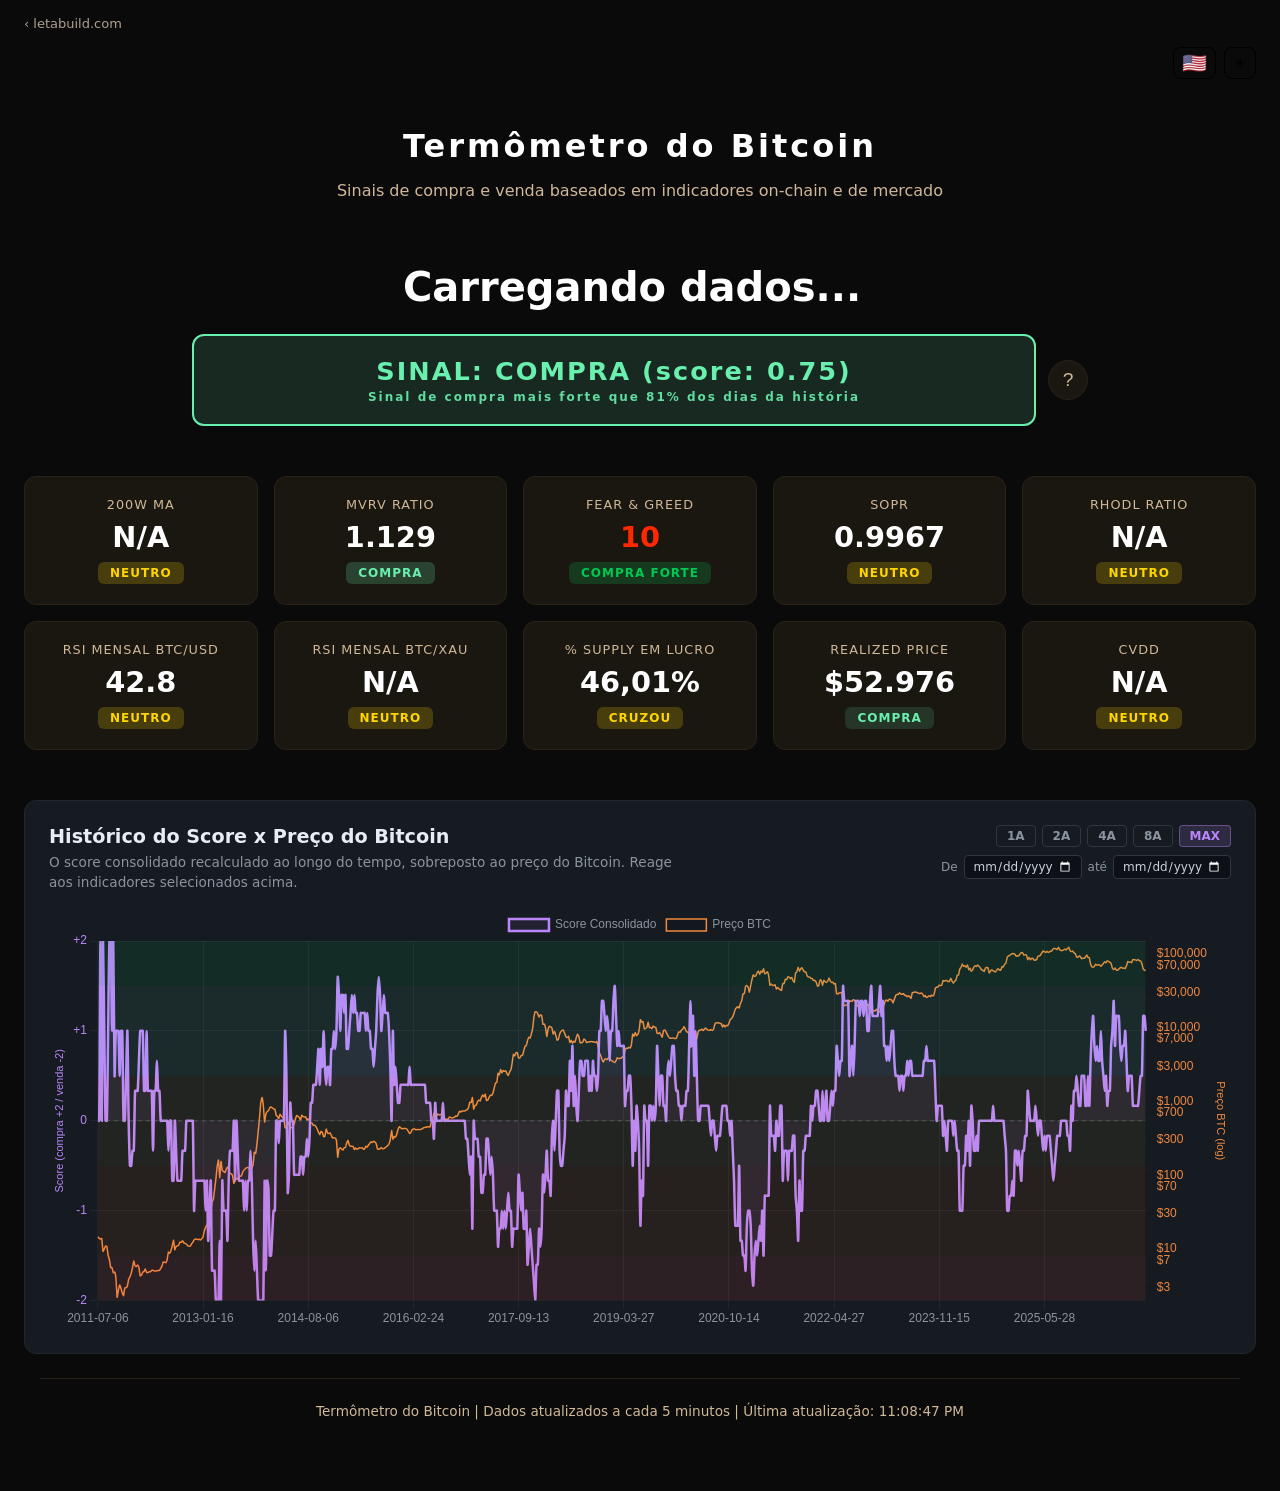
<file: btc/index.html>
<!DOCTYPE html>
<html lang="pt-BR">
<head>
<meta charset="UTF-8">
<link rel="icon" type="image/svg+xml" href="../favicon.svg">
<link rel="icon" type="image/png" sizes="32x32" href="../favicon-32x32.png">
<link rel="icon" type="image/png" sizes="16x16" href="../favicon-16x16.png">
<link rel="apple-touch-icon" href="../apple-touch-icon.png">
<meta name="viewport" content="width=device-width, initial-scale=1.0">
<title>Termômetro do Bitcoin - Leta Build</title>
<meta name="description" content="Sinais de compra e venda de Bitcoin baseados em indicadores on-chain e de mercado.">
<link rel="stylesheet" href="./_astro/btcindicators.DRb51OTm.css?v=20260608-5cols">
<link rel="stylesheet" href="./profit-loss-extension.css?v=20260728-1">
<style>
  body { margin: 0; background: #0a0a0a; }
  .back-link {
    display: inline-block; padding: 16px 24px; font-size: 13px;
    color: #b0a090; text-decoration: none; font-family: system-ui, sans-serif;
  }
  .back-link:hover { color: #e08a3a; }
  @media (prefers-color-scheme: light) {
    body { background: #f6f9fb; }
    .back-link { color: #7a8a98; }
    .back-link:hover { color: #e08a3a; }
  }
  html[data-theme="light"] body { background: #f6f9fb; }
  html[data-theme="light"] .back-link { color: #7a8a98; }
  html[data-theme="light"] .back-link:hover { color: #e08a3a; }
  html[data-theme="dark"] body { background: #0a0a0a; }
  html[data-theme="dark"] .back-link { color: #b0a090; }
  html[data-theme="dark"] .back-link:hover { color: #e08a3a; }
</style>
<script src="/theme-toggle.js"></script>
<script src="/lang-toggle.js"></script>
</head>
<body>
<a class="back-link" href="/">&#8249; letabuild.com</a>

<div style="display:flex;justify-content:flex-end;padding:0 24px;gap:8px;">
<button id="langToggle" style="background:none;border:1px solid rgba(224,138,58,0.15);color:#b0a090;min-width:32px;height:32px;border-radius:8px;cursor:pointer;font-size:14px;font-weight:600;display:flex;align-items:center;justify-content:center;padding:0 8px;"></button>
<button id="themeToggle" style="background:none;border:1px solid rgba(224,138,58,0.15);color:#b0a090;width:32px;height:32px;border-radius:8px;cursor:pointer;font-size:16px;display:flex;align-items:center;justify-content:center;" title="Alternar tema"></button>
</div>

<div class="btc-dashboard" data-locale="pt">
  <div class="bd-header">
    <h1 data-pt="Termômetro do Bitcoin" data-en="Bitcoin Thermometer">Termômetro do Bitcoin</h1>
    <p class="bd-subtitle" data-pt="Sinais de compra e venda baseados em indicadores on-chain e de mercado" data-en="Buy and sell signals based on on-chain and market indicators">Sinais de compra e venda baseados em indicadores on-chain e de mercado</p>
  </div>

  <div class="bd-price-banner" id="bd-price-banner">
    <span class="bd-price-value" data-pt="Carregando dados..." data-en="Loading data...">Carregando dados...</span>
  </div>

  <div class="bd-signal-row">
    <div class="bd-consolidated" id="bd-consolidated" data-pt="Calculando..." data-en="Calculating...">Calculando...</div>
    <button class="bd-help-btn" id="bd-help-btn" aria-label="Explicação do sinal">?</button>
  </div>

  <div class="bd-explanation" id="bd-explanation">
    <h3 data-pt="Como o sinal consolidado é calculado" data-en="How the consolidated signal is calculated">Como o sinal consolidado é calculado</h3>
    <p data-pt="Cada indicador gera um score individual de -2 (venda forte) a +2 (compra forte). O score consolidado é a média dos scores dos indicadores selecionados." data-en="Each indicator generates an individual score from -2 (strong sell) to +2 (strong buy). The consolidated score is the average of the selected indicators' scores.">Cada indicador gera um score individual de -2 (venda forte) a +2 (compra forte). O score consolidado é a média dos scores dos indicadores selecionados.</p>
    <table class="bd-score-table">
      <thead><tr><th>Score</th><th data-pt="Sinal" data-en="Signal">Sinal</th></tr></thead>
      <tbody>
        <tr><td>+2</td><td style="color:#00C853" data-pt="COMPRA FORTE" data-en="STRONG BUY">COMPRA FORTE</td></tr>
        <tr><td>+1</td><td style="color:#69F0AE" data-pt="COMPRA" data-en="BUY">COMPRA</td></tr>
        <tr><td>0</td><td style="color:#FFD600" data-pt="NEUTRO" data-en="NEUTRAL">NEUTRO</td></tr>
        <tr><td>-1</td><td style="color:#FF6D00" data-pt="VENDA" data-en="SELL">VENDA</td></tr>
        <tr><td>-2</td><td style="color:#FF1744" data-pt="VENDA FORTE" data-en="STRONG SELL">VENDA FORTE</td></tr>
      </tbody>
    </table>
    <hr>
    <h4 data-pt="Detalhamento atual" data-en="Current breakdown">Detalhamento atual</h4>
    <div id="bd-breakdown"></div>
    <hr>
    <h4 data-pt="Escolha quais indicadores usar no cálculo" data-en="Choose which indicators to use">Escolha quais indicadores usar no cálculo</h4>
    <div class="bd-checklist" id="bd-checklist">
      <label><input type="checkbox" value="200w_ma_ratio" checked> 200W MA</label>
      <label><input type="checkbox" value="mvrv" checked> MVRV Ratio</label>
      <label><input type="checkbox" value="fear_greed" checked> Fear & Greed</label>
      <label><input type="checkbox" value="sopr" checked> SOPR</label>
      <label><input type="checkbox" value="rhodl" checked> RHODL Ratio</label>
      <label><input type="checkbox" value="rsi_monthly" checked> <span data-pt="RSI Mensal BTC/USD" data-en="RSI Monthly BTC/USD">RSI Mensal BTC/USD</span></label>
      <label><input type="checkbox" value="rsi_xau_monthly" checked> <span data-pt="RSI Mensal BTC/XAU" data-en="RSI Monthly BTC/XAU">RSI Mensal BTC/XAU</span></label>
      <label><input type="checkbox" value="cvdd" checked> CVDD</label>
    </div>
  </div>

  <div class="bd-loading" id="bd-loading">
    <span class="bd-spinner"></span> <span data-pt="Carregando dados..." data-en="Loading data...">Carregando dados...</span>
  </div>

  <div class="bd-main">
    <div class="bd-left">
      <div class="bd-cards">
        <div class="bd-card" id="bd-card-200w_ma_ratio">
          <div class="bd-card-title">200W MA</div>
          <div class="bd-card-value" id="bd-card-value-200w_ma_ratio">...</div>
          <span class="bd-card-signal" id="bd-card-signal-200w_ma_ratio"></span>
        </div>
        <div class="bd-card" id="bd-card-mvrv">
          <div class="bd-card-title">MVRV Ratio</div>
          <div class="bd-card-value" id="bd-card-value-mvrv">...</div>
          <span class="bd-card-signal" id="bd-card-signal-mvrv"></span>
        </div>
        <div class="bd-card" id="bd-card-fear_greed">
          <div class="bd-card-title">Fear & Greed</div>
          <div class="bd-card-value" id="bd-card-value-fear_greed">...</div>
          <span class="bd-card-signal" id="bd-card-signal-fear_greed"></span>
        </div>
        <div class="bd-card" id="bd-card-sopr">
          <div class="bd-card-title">SOPR</div>
          <div class="bd-card-value" id="bd-card-value-sopr">...</div>
          <span class="bd-card-signal" id="bd-card-signal-sopr"></span>
        </div>
        <div class="bd-card" id="bd-card-rhodl">
          <div class="bd-card-title">RHODL Ratio</div>
          <div class="bd-card-value" id="bd-card-value-rhodl">...</div>
          <span class="bd-card-signal" id="bd-card-signal-rhodl"></span>
        </div>
        <div class="bd-card" id="bd-card-rsi_monthly">
          <div class="bd-card-title" data-pt="RSI Mensal BTC/USD" data-en="RSI Monthly BTC/USD">RSI Mensal BTC/USD</div>
          <div class="bd-card-value" id="bd-card-value-rsi_monthly">...</div>
          <span class="bd-card-signal" id="bd-card-signal-rsi_monthly"></span>
        </div>
        <div class="bd-card" id="bd-card-rsi_xau_monthly">
          <div class="bd-card-title" data-pt="RSI Mensal BTC/XAU" data-en="RSI Monthly BTC/XAU">RSI Mensal BTC/XAU</div>
          <div class="bd-card-value" id="bd-card-value-rsi_xau_monthly">...</div>
          <span class="bd-card-signal" id="bd-card-signal-rsi_xau_monthly"></span>
        </div>
        <div class="bd-card" id="bd-card-profit_loss_supply">
          <div class="bd-card-title" data-pt="% Supply em Lucro" data-en="% Supply in Profit">% Supply em Lucro</div>
          <div class="bd-card-value" id="bd-card-value-profit_loss_supply">...</div>
          <span class="bd-card-signal" id="bd-card-signal-profit_loss_supply"></span>
        </div>
        <div class="bd-card" id="bd-card-realized_price">
          <div class="bd-card-title" data-pt="Realized Price" data-en="Realized Price">Realized Price</div>
          <div class="bd-card-value" id="bd-card-value-realized_price">...</div>
          <span class="bd-card-signal" id="bd-card-signal-realized_price"></span>
        </div>
        <div class="bd-card" id="bd-card-cvdd">
          <div class="bd-card-title">CVDD</div>
          <div class="bd-card-value" id="bd-card-value-cvdd">...</div>
          <span class="bd-card-signal" id="bd-card-signal-cvdd"></span>
        </div>
      </div>
    </div>

    <div class="bd-right">
      <div class="bd-detail" id="bd-detail">
        <div id="bd-detail-content">
          <div class="bd-detail-placeholder">
            <p data-pt="Carregando gráfico..." data-en="Loading chart...">Carregando gráfico...</p>
          </div>
        </div>
      </div>
    </div>
  </div>

  <div class="bd-history-card" id="bd-history" style="max-width:1200px;margin:0 auto 24px;background:#161b22;border:1px solid #21262d;border-radius:12px;padding:24px;">
    <div style="display:flex;justify-content:space-between;align-items:flex-start;flex-wrap:wrap;gap:12px;">
      <div>
        <h3 style="color:#e6edf3;font-size:1.2rem;margin:0 0 4px;" data-pt="Histórico do Score x Preço do Bitcoin" data-en="Score History vs Bitcoin Price">Histórico do Score x Preço do Bitcoin</h3>
        <p style="color:#8b949e;font-size:0.85rem;margin:0;max-width:640px;line-height:1.5;" data-pt="O score consolidado recalculado ao longo do tempo, sobreposto ao preço do Bitcoin. Reage aos indicadores selecionados acima." data-en="The consolidated score recomputed over time, overlaid on Bitcoin price. Reacts to the indicators selected above.">O score consolidado recalculado ao longo do tempo, sobreposto ao preço do Bitcoin. Reage aos indicadores selecionados acima.</p>
      </div>
      <div id="bd-score-period" style="display:flex;gap:6px;flex-wrap:wrap;"></div>
    </div>
    <div class="bd-chart-container" style="height:420px;"><canvas id="bd-score-history"></canvas></div>
  </div>

  <div class="bd-footer">
    <span data-pt="Termômetro do Bitcoin | Dados atualizados a cada 5 minutos | " data-en="Bitcoin Thermometer | Data updated every 5 minutes | ">Termômetro do Bitcoin | Dados atualizados a cada 5 minutos | </span>
    <span id="bd-last-update" data-pt="Aguardando..." data-en="Waiting...">Aguardando...</span>
  </div>
</div>

<script type="module" src="./_astro/indicadoresbtc.astro_astro_type_script_index_0_lang.DNGbhzq7.js"></script>
<script src="./profit-loss-extension.js?v=20261122-1"></script>
</body>
</html>
</file>
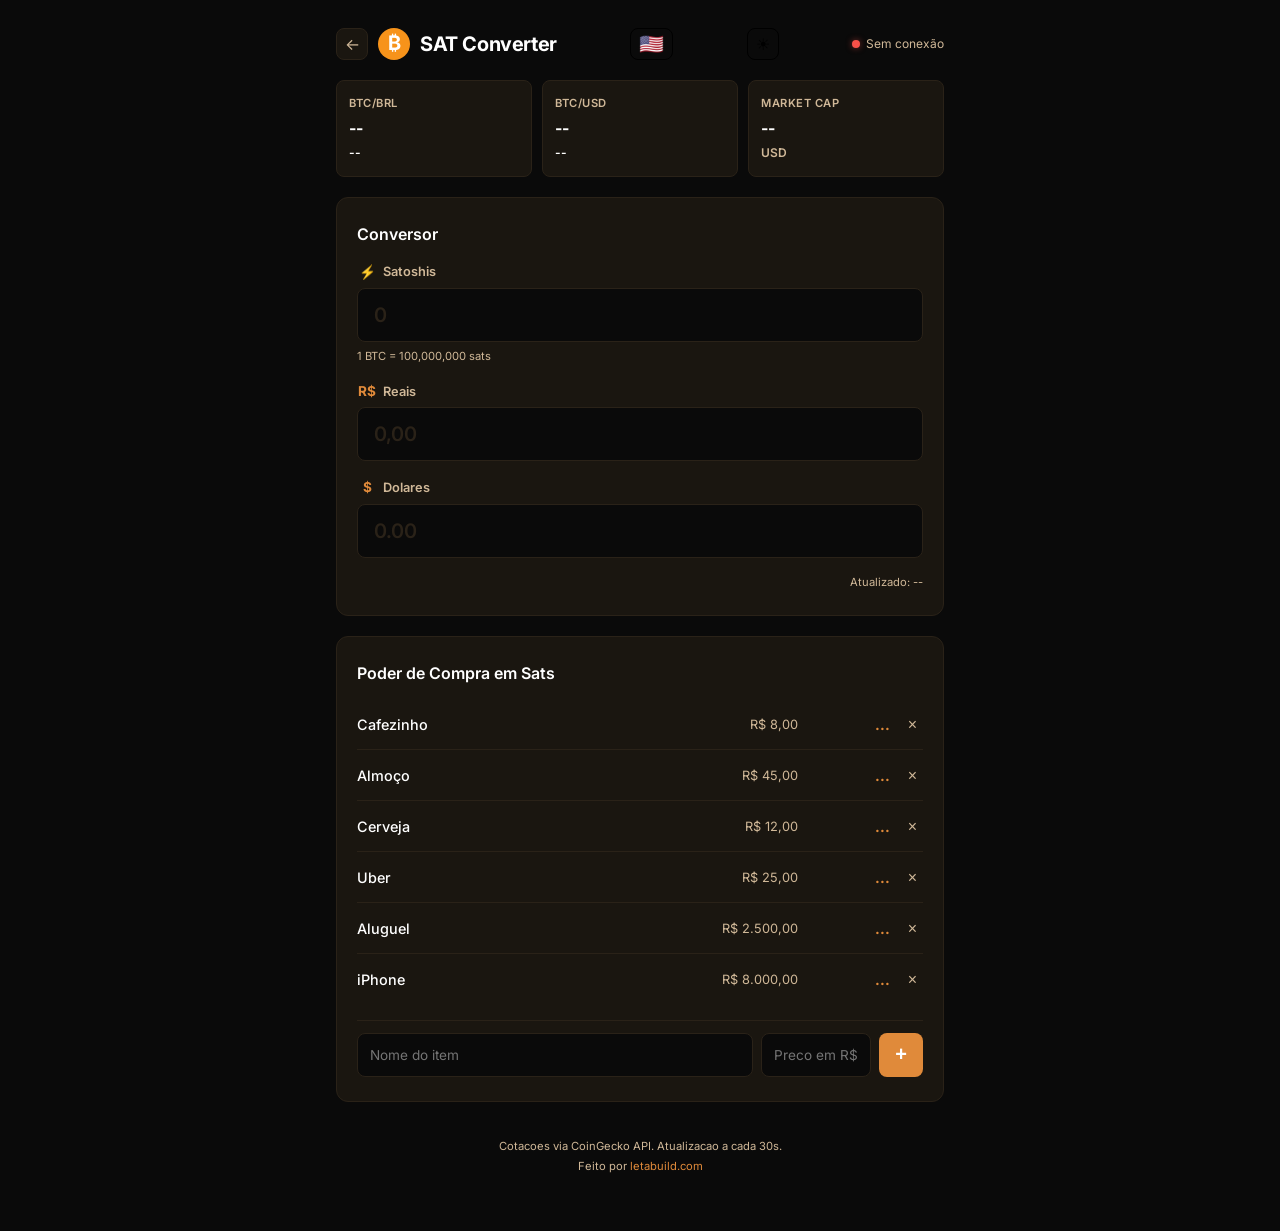
<file: conversor/index.html>
<!DOCTYPE html>
<html lang="pt-BR">
<head>
    <meta charset="UTF-8">
    <meta name="viewport" content="width=device-width, initial-scale=1.0">
    <title>Conversor Satoshi ↔ BRL ↔ USD | Tempo Real</title>
    <meta name="description" content="Converta Satoshis para Reais e Dólares em tempo real. Cotação ao vivo do Bitcoin com poder de compra em sats.">
    <meta property="og:title" content="Conversor Satoshi ↔ BRL ↔ USD | Tempo Real">
    <meta property="og:description" content="Converta Satoshis para Reais e Dólares em tempo real. Cotação ao vivo do Bitcoin com poder de compra em sats.">
    <meta property="og:type" content="website">
    <meta property="og:url" content="https://letabuild.com">
    <meta name="twitter:card" content="summary_large_image">
    <link rel="icon" href="assets/favicon.svg" type="image/svg+xml">
    <link rel="preconnect" href="https://fonts.googleapis.com">
    <link rel="preconnect" href="https://fonts.gstatic.com" crossorigin>
    <link href="https://fonts.googleapis.com/css2?family=Inter:wght@400;500;600;700&display=swap" rel="stylesheet">
    <link rel="stylesheet" href="css/style.css">
<script src="/theme-toggle.js"></script>
<script src="/lang-toggle.js"></script>
</head>
<body>
    <div class="container">
        <header class="header">
            <div class="logo">
                <a href="/" class="back-home" title="Voltar para letabuild.com">←</a>
                <svg class="logo-icon" viewBox="0 0 32 32" width="32" height="32">
                    <circle cx="16" cy="16" r="16" fill="#F7931A"/>
                    <text x="16" y="22" text-anchor="middle" fill="#fff" font-size="20" font-weight="700" font-family="Inter, sans-serif">₿</text>
                </svg>
                <h1>SAT Converter</h1>
            </div>
            <button id="langToggle" style="background:none;border:1px solid rgba(224,138,58,0.15);color:#b0a090;min-width:32px;height:32px;border-radius:8px;cursor:pointer;font-size:14px;font-weight:600;display:flex;align-items:center;justify-content:center;padding:0 8px;"></button>
            <button id="themeToggle" style="background:none;border:1px solid rgba(224,138,58,0.15);color:#b0a090;width:32px;height:32px;border-radius:8px;cursor:pointer;font-size:16px;display:flex;align-items:center;justify-content:center;" title="Alternar tema"></button>
            <div class="status-bar">
                <span class="status-dot" id="statusDot"></span>
                <span class="status-text" id="statusText" data-pt="Conectando..." data-en="Connecting...">Conectando...</span>
            </div>
        </header>

        <section class="market-info" id="marketInfo">
            <div class="market-card">
                <span class="market-label">BTC/BRL</span>
                <span class="market-value" id="btcBrl">--</span>
                <span class="market-change" id="btcBrlChange">--</span>
            </div>
            <div class="market-card">
                <span class="market-label">BTC/USD</span>
                <span class="market-value" id="btcUsd">--</span>
                <span class="market-change" id="btcUsdChange">--</span>
            </div>
            <div class="market-card">
                <span class="market-label">Market Cap</span>
                <span class="market-value" id="marketCap">--</span>
                <span class="market-change market-change-neutral">USD</span>
            </div>
        </section>

        <section class="converter-card">
            <h2 class="section-title" data-pt="Conversor" data-en="Converter">Conversor</h2>
            <div class="converter-fields">
                <div class="input-group">
                    <label for="satsInput">
                        <span class="input-icon">⚡</span>
                        Satoshis
                    </label>
                    <input type="text" id="satsInput" inputmode="numeric" placeholder="0" autocomplete="off">
                    <span class="input-hint">1 BTC = 100,000,000 sats</span>
                </div>
                <div class="input-group">
                    <label for="brlInput">
                        <span class="input-icon">R$</span>
                        <span data-pt="Reais" data-en="Brazilian Real">Reais</span>
                    </label>
                    <input type="text" id="brlInput" inputmode="decimal" placeholder="0,00" autocomplete="off">
                </div>
                <div class="input-group">
                    <label for="usdInput">
                        <span class="input-icon">$</span>
                        <span data-pt="Dolares" data-en="Dollars">Dólares</span>
                    </label>
                    <input type="text" id="usdInput" inputmode="decimal" placeholder="0.00" autocomplete="off">
                </div>
            </div>
            <div class="last-update">
                <span data-pt="Atualizado:" data-en="Updated:">Atualizado:</span> <span id="lastUpdate">--</span>
            </div>
        </section>

        <section class="purchasing-card">
            <div class="purchasing-header">
                <h2 class="section-title" data-pt="Poder de Compra em Sats" data-en="Purchasing Power in Sats">Poder de Compra em Sats</h2>
            </div>
            <div class="purchasing-list" id="purchasingList">
                <!-- Items rendered by JS -->
            </div>
            <div class="add-item-form" id="addItemForm">
                <input type="text" id="newItemName" data-pt="Nome do item" data-en="Item name" placeholder="Nome do item" maxlength="40" autocomplete="off">
                <input type="text" id="newItemPrice" inputmode="decimal" data-pt="Preco em R$" data-en="Price in R$" placeholder="Preço em R$" autocomplete="off">
                <button id="addItemBtn" class="btn-add" title="Adicionar item">+</button>
            </div>
        </section>

        <footer class="footer">
            <p data-pt="Cotacoes via CoinGecko API. Atualizacao a cada 30s." data-en="Quotes via CoinGecko API. Updated every 30s.">Cotações via CoinGecko API. Atualização a cada 30s.</p>
            <p data-pt='Feito por <a href="https://letabuild.com" target="_blank" rel="noopener">letabuild.com</a>' data-en='Made by <a href="https://letabuild.com" target="_blank" rel="noopener">letabuild.com</a>'>Feito por <a href="https://letabuild.com" target="_blank" rel="noopener">letabuild.com</a></p>
        </footer>
    </div>

    <script src="js/api.js"></script>
    <script src="js/converter.js"></script>
    <script src="js/purchasing.js"></script>
    <script src="js/app.js"></script>
</body>
</html>
</file>
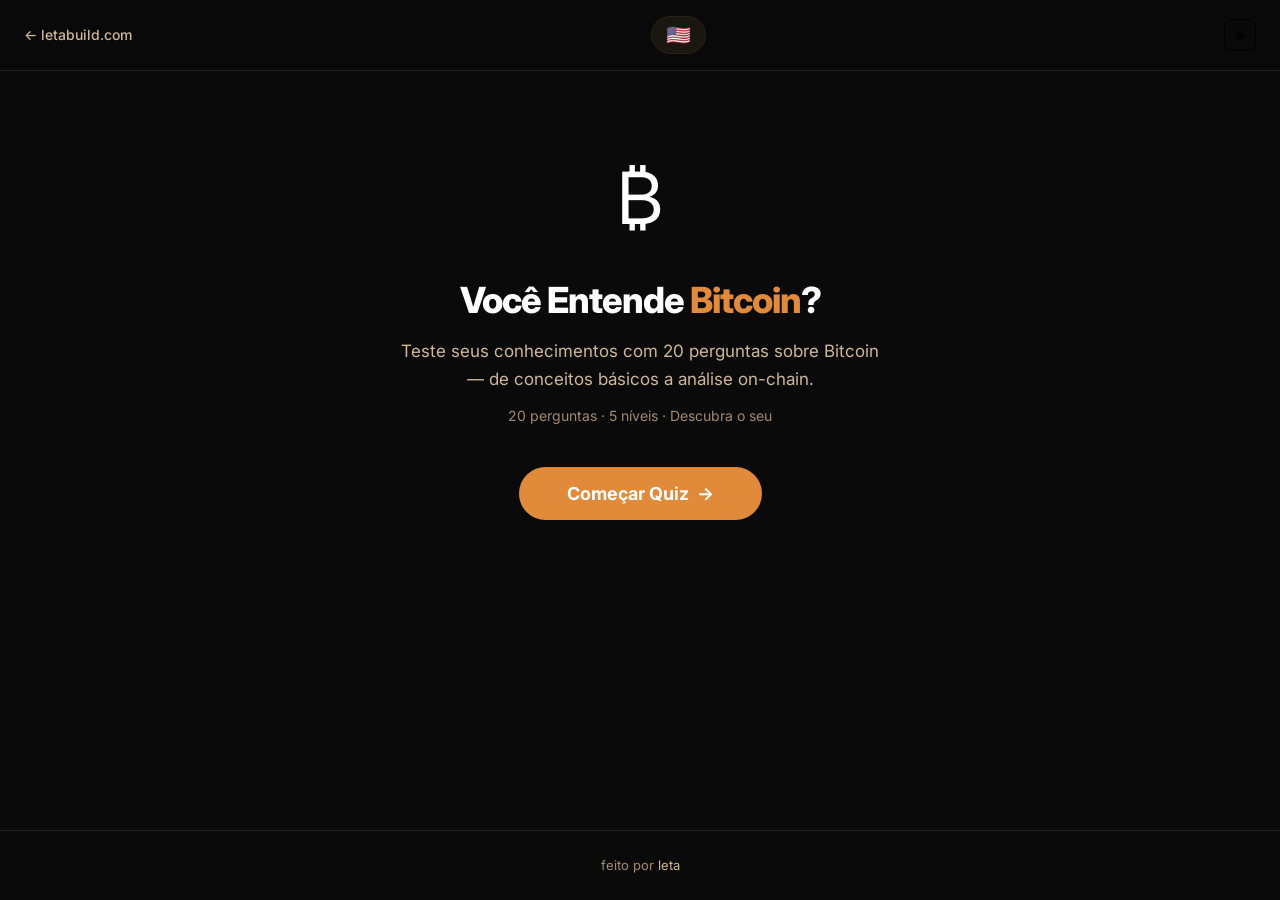
<file: quiz/index.html>
<!DOCTYPE html>
<html lang="pt-BR">
<head>
<meta charset="UTF-8">
<meta name="viewport" content="width=device-width, initial-scale=1.0">
<title>Você Entende Bitcoin? — Quiz</title>
<meta name="description" content="Teste seus conhecimentos sobre Bitcoin com 20 perguntas — de conceitos básicos a análise on-chain. Descubra seu nível bitcoiner.">

<!-- Open Graph -->
<meta property="og:title" content="Você Entende Bitcoin? — Quiz">
<meta property="og:description" content="20 perguntas sobre Bitcoin. De conceitos básicos a análise on-chain. Descubra seu nível bitcoiner.">
<meta property="og:type" content="website">
<meta property="og:url" content="https://letabuild.com/quiz/">
<meta property="og:image" content="https://letabuild.com/quiz/assets/og-image.png">

<!-- Twitter Card -->
<meta name="twitter:card" content="summary_large_image">
<meta name="twitter:title" content="Você Entende Bitcoin? — Quiz">
<meta name="twitter:description" content="20 perguntas sobre Bitcoin. Descubra seu nível bitcoiner.">
<meta name="twitter:image" content="https://letabuild.com/quiz/assets/og-image.png">

<link rel="icon" href="/conversor/assets/favicon.svg" type="image/svg+xml">
<link rel="stylesheet" href="css/style.css">
<script src="/theme-toggle.js"></script>
<script src="/lang-toggle.js"></script>
</head>
<body>

<!-- Top Bar -->
<div class="top-bar">
  <a href="/" class="back-home" title="letabuild.com">&larr; letabuild.com</a>
  <button class="lang-toggle" id="langToggle" title="Switch language">EN</button>
  <button id="themeToggle" style="background:none;border:1px solid rgba(224,138,58,0.15);color:var(--text-muted);width:32px;height:32px;border-radius:8px;cursor:pointer;font-size:16px;display:flex;align-items:center;justify-content:center;" title="Alternar tema"></button>
</div>

<!-- Container -->
<div class="container">

  <!-- ═══ LANDING SCREEN ═══ -->
  <div class="screen active" id="screenLanding">
    <div class="landing">
      <span class="landing-icon">₿</span>
      <h1 id="landingTitle">Você Entende <span class="highlight">Bitcoin</span>?</h1>
      <p class="subtitle" id="landingSubtitle">Teste seus conhecimentos com 20 perguntas sobre Bitcoin — de conceitos básicos a análise on-chain.</p>
      <p class="meta" id="landingMeta">20 perguntas &middot; 5 níveis &middot; Descubra o seu</p>
      <button class="btn-start" id="btnStart">
        Começar Quiz
        <span>&rarr;</span>
      </button>
    </div>
  </div>

  <!-- ═══ QUIZ SCREEN ═══ -->
  <div class="screen" id="screenQuiz">
    <div class="quiz-screen">
      <!-- Progress -->
      <div class="progress-wrapper">
        <div class="progress-info">
          <span class="progress-count" id="progressCount">1 de 20</span>
          <span class="difficulty-badge" id="difficultyBadge">Fácil</span>
        </div>
        <div class="progress-bar">
          <div class="progress-fill" id="progressFill" style="width: 5%"></div>
        </div>
      </div>

      <!-- Question Card -->
      <div class="question-card" id="questionCard">
        <h2 class="question-text" id="questionText"></h2>
        <div class="options-list" id="optionsList"></div>
        <div class="feedback-banner" id="feedbackBanner">
          <span class="feedback-icon"></span>
          <span class="feedback-text"></span>
        </div>
      </div>

      <!-- Navigation -->
      <div class="quiz-nav">
        <span class="answered-count" id="answeredCount">0/20</span>
        <div class="quiz-nav-buttons">
          <button class="btn-nav btn-prev" id="btnPrev" style="display:none">
            <span>&larr;</span>
          </button>
          <button class="btn-nav btn-next" id="btnNext" disabled>
            <span id="btnNextText">Próxima</span>
            <span>&rarr;</span>
          </button>
        </div>
      </div>
    </div>
  </div>

  <!-- ═══ RESULT SCREEN ═══ -->
  <div class="screen" id="screenResult">
    <div class="result-screen">

      <!-- Hero -->
      <div class="result-hero" id="resultHero">
        <span class="result-icon" id="resultIcon"></span>
        <div class="result-level" id="resultLevel"></div>
        <div class="score-ring-wrapper">
          <svg class="score-ring" viewBox="0 0 140 140">
            <circle class="score-ring-bg" cx="70" cy="70" r="58"></circle>
            <circle class="score-ring-fill" id="scoreRingFill" cx="70" cy="70" r="58"
              stroke-dasharray="364.42" stroke-dashoffset="364.42"></circle>
          </svg>
        </div>
        <div class="result-score" id="resultScore"></div>
        <div class="result-score-label" id="resultScoreLabel"></div>
        <p class="result-desc" id="resultDesc"></p>
      </div>

      <!-- Weak Areas -->
      <div class="weak-areas" id="weakAreas">
        <h3 class="section-title" id="weakAreasTitle"></h3>
        <div id="weakAreasContent"></div>
      </div>

      <!-- Answer Review -->
      <div class="review-section" id="reviewSection" style="display:none">
        <h3 class="section-title" id="reviewTitle">Revisão das respostas</h3>
        <div id="reviewContent"></div>
      </div>

      <!-- Recommendations -->
      <div class="recommendations" id="recommendations">
        <h3 class="section-title" id="recsTitle"></h3>
        <div id="recsContent"></div>
      </div>

      <!-- Share -->
      <div class="share-row">
        <button class="btn-share btn-save-img" id="btnSaveImg">
          <span>&#x1F4F7;</span>
          <span id="btnSaveImgText">Salvar Imagem</span>
        </button>
        <button class="btn-share btn-copy-link" id="btnCopyLink">
          <span>&#x1F517;</span>
          <span id="btnCopyLinkText">Copiar Link</span>
        </button>
      </div>

      <!-- CTA -->
      <div class="cta-card">
        <div class="cta-title" id="ctaTitle">Quer se aprofundar?</div>
        <p class="cta-desc" id="ctaDesc">Consultoria personalizada sobre Bitcoin</p>
        <a class="btn-cta" id="ctaButton" href="https://caioleta.com/contato" target="_blank" rel="noopener noreferrer">
          <span id="ctaButtonText">Fale comigo</span>
          <span>&rarr;</span>
        </a>
      </div>

      <!-- Retake -->
      <div class="retake-row">
        <button class="btn-retake" id="btnRetake">
          <span id="btnRetakeText">Refazer Quiz</span>
        </button>
      </div>

    </div>
  </div>

</div>

<!-- Footer -->
<footer>
  <span data-pt='feito por <a href="https://caioleta.com" target="_blank" rel="noopener noreferrer">leta</a>' data-en='made by <a href="https://caioleta.com" target="_blank" rel="noopener noreferrer">leta</a>'>feito por <a href="https://caioleta.com" target="_blank" rel="noopener noreferrer">leta</a></span>
</footer>

<!-- Scripts -->
<script src="js/questions.js"></script>
<script src="js/quiz.js"></script>
<script src="js/results.js"></script>
<script src="js/share.js"></script>
<script src="js/app.js"></script>

</body>
</html>
</file>
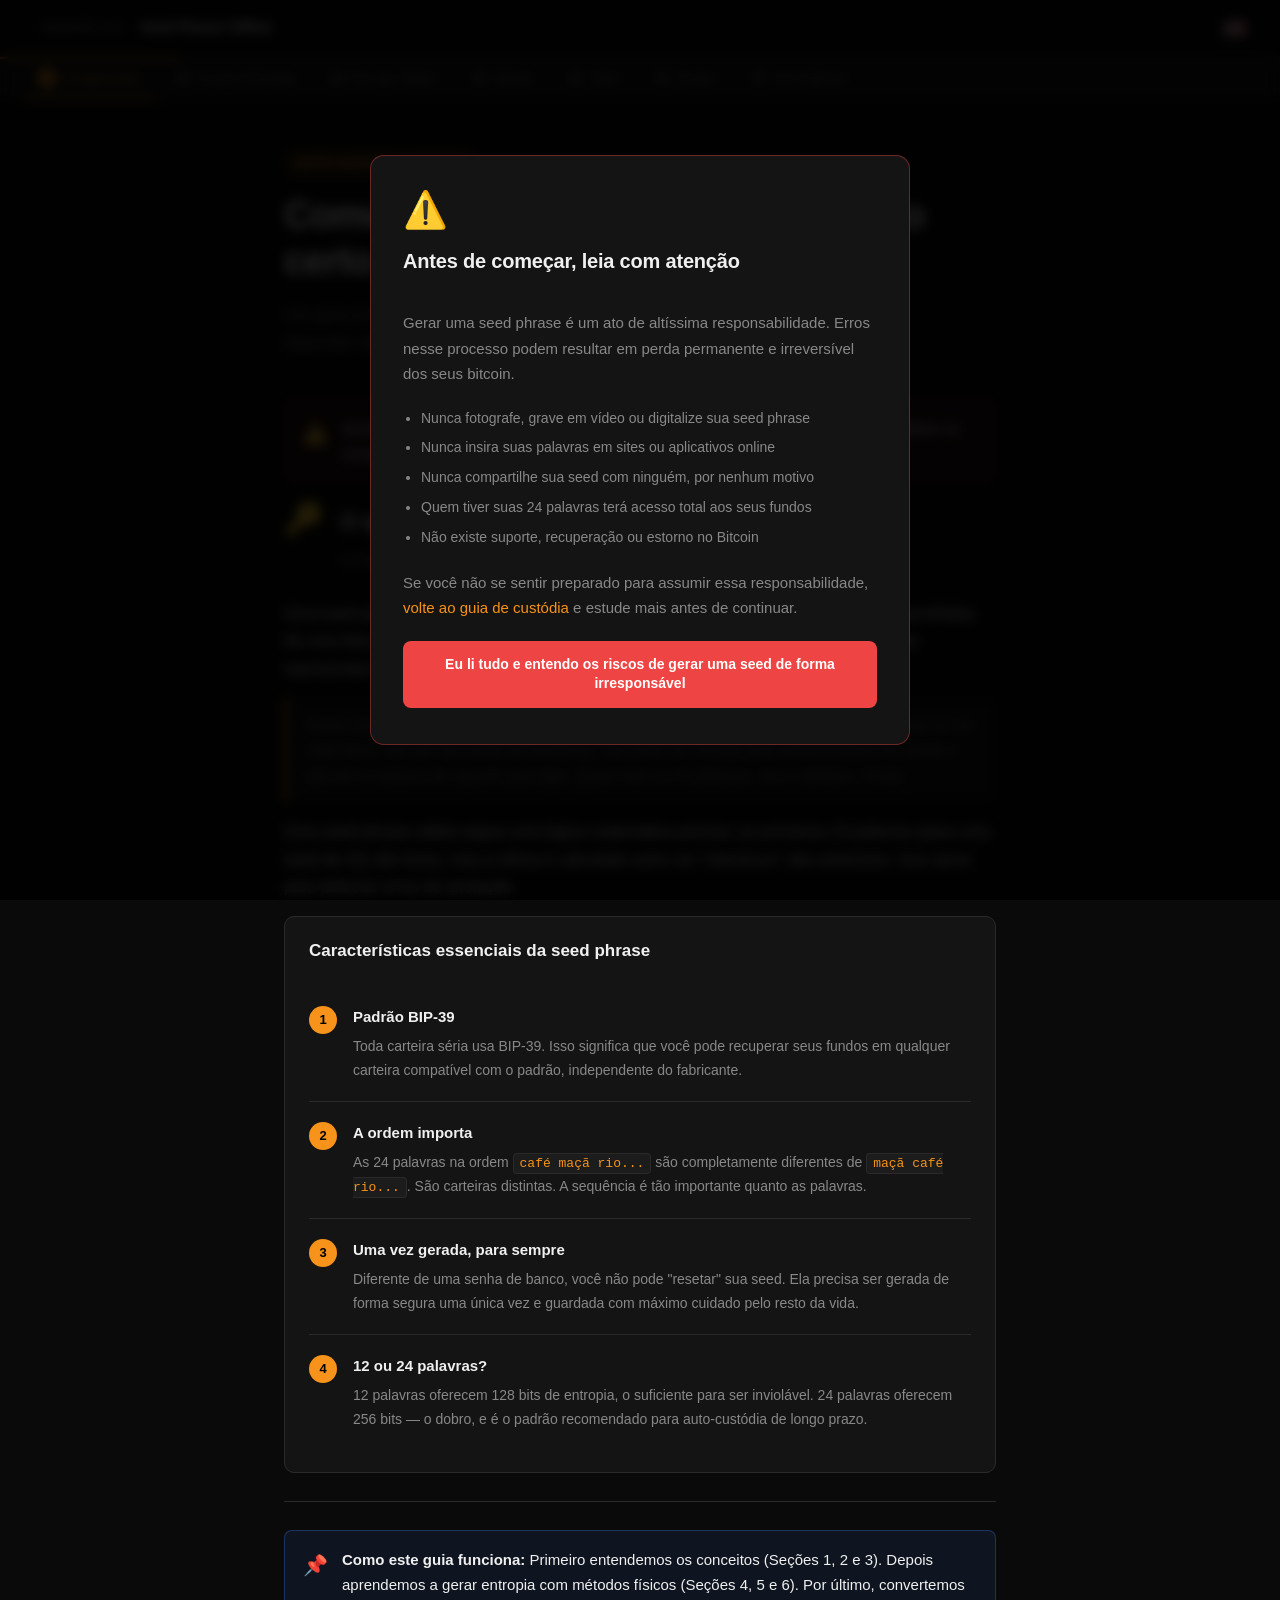
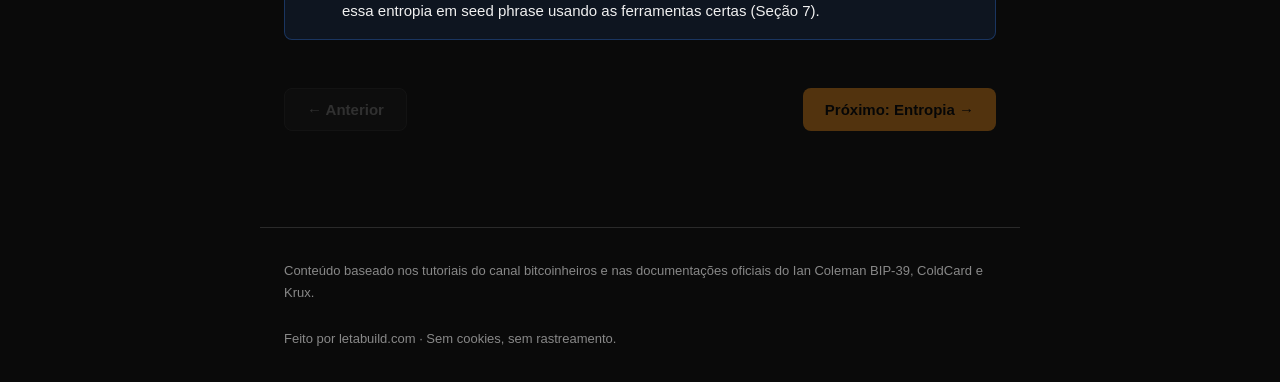
<file: seed/index.html>
<!DOCTYPE html>
<html lang="pt-BR">
<head>
  <meta charset="UTF-8">
  <meta name="viewport" content="width=device-width, initial-scale=1.0">
  <title>Seed Phrase Offline | letabuild.com</title>
  <style>
    :root {
      --bg: #0a0a0a;
      --surface: #141414;
      --surface2: #1c1c1c;
      --border: #2a2a2a;
      --text: #f0f0f0;
      --muted: #888;
      --orange: #f7931a;
      --orange-dim: rgba(247,147,26,0.12);
      --green: #22c55e;
      --red: #ef4444;
      --blue: #3b82f6;
      --purple: #a855f7;
    }

    * { box-sizing: border-box; margin: 0; padding: 0; }

    body {
      background: var(--bg);
      color: var(--text);
      font-family: -apple-system, BlinkMacSystemFont, "Segoe UI", Helvetica, Arial, sans-serif;
      font-size: 16px;
      line-height: 1.7;
    }

    a { color: var(--orange); text-decoration: none; }
    a:hover { text-decoration: underline; }

    /* ── TOPBAR ── */
    .topbar {
      position: sticky;
      top: 0;
      z-index: 100;
      background: rgba(10,10,10,0.95);
      backdrop-filter: blur(8px);
      border-bottom: 1px solid var(--border);
      display: flex;
      align-items: center;
      gap: 16px;
      padding: 12px 24px;
    }
    .topbar-back {
      color: var(--muted);
      font-size: 14px;
      white-space: nowrap;
    }
    .topbar-back:hover { color: var(--text); text-decoration: none; }
    .topbar-title {
      font-size: 14px;
      font-weight: 600;
      color: var(--text);
      flex: 1;
    }
    .topbar-controls {
      display: flex;
      align-items: center;
      gap: 8px;
    }

    /* ── NAV PILLS ── */
    .nav-pills {
      background: var(--surface);
      border-bottom: 1px solid var(--border);
      padding: 0 24px;
      display: flex;
      gap: 4px;
      overflow-x: auto;
      scrollbar-width: none;
    }
    .nav-pills::-webkit-scrollbar { display: none; }
    .nav-pill {
      display: flex;
      align-items: center;
      gap: 6px;
      padding: 10px 14px;
      font-size: 13px;
      color: var(--muted);
      cursor: pointer;
      border-bottom: 2px solid transparent;
      white-space: nowrap;
      transition: all 0.15s;
      background: none;
      border-top: none;
      border-left: none;
      border-right: none;
    }
    .nav-pill:hover { color: var(--text); }
    .nav-pill.active {
      color: var(--orange);
      border-bottom-color: var(--orange);
    }
    .nav-pill .pill-num {
      width: 18px;
      height: 18px;
      border-radius: 50%;
      background: var(--border);
      display: flex;
      align-items: center;
      justify-content: center;
      font-size: 10px;
      font-weight: 700;
    }
    .nav-pill.active .pill-num {
      background: var(--orange);
      color: #000;
    }
    .nav-pill.done .pill-num {
      background: var(--green);
      color: #000;
    }
    .nav-pill.done { color: var(--green); border-bottom-color: transparent; }

    /* ── MAIN LAYOUT ── */
    .page {
      max-width: 760px;
      margin: 0 auto;
      padding: 48px 24px 96px;
    }

    /* ── SECTION CARDS ── */
    .section { display: none; }
    .section.active { display: block; }

    /* ── HERO ── */
    .hero { margin-bottom: 40px; }
    .hero-tag {
      display: inline-block;
      background: var(--orange-dim);
      color: var(--orange);
      font-size: 12px;
      font-weight: 700;
      letter-spacing: 0.08em;
      text-transform: uppercase;
      padding: 4px 10px;
      border-radius: 4px;
      margin-bottom: 16px;
    }
    .hero h1 {
      font-size: clamp(24px, 5vw, 38px);
      font-weight: 800;
      line-height: 1.2;
      letter-spacing: -0.02em;
      margin-bottom: 16px;
    }
    .hero p {
      font-size: 17px;
      color: var(--muted);
      max-width: 620px;
    }

    /* ── TYPOGRAPHY ── */
    h2 {
      font-size: 22px;
      font-weight: 700;
      margin-bottom: 16px;
      letter-spacing: -0.01em;
    }
    h3 {
      font-size: 17px;
      font-weight: 600;
      margin-bottom: 10px;
      margin-top: 28px;
    }
    p { margin-bottom: 16px; }
    p:last-child { margin-bottom: 0; }

    /* ── CARDS ── */
    .card {
      background: var(--surface);
      border: 1px solid var(--border);
      border-radius: 10px;
      padding: 20px 24px;
      margin-bottom: 16px;
    }
    .card-orange {
      background: var(--orange-dim);
      border-color: rgba(247,147,26,0.25);
    }
    .card-green {
      background: rgba(34,197,94,0.08);
      border-color: rgba(34,197,94,0.25);
    }
    .card-red {
      background: rgba(239,68,68,0.08);
      border-color: rgba(239,68,68,0.25);
    }
    .card-blue {
      background: rgba(59,130,246,0.08);
      border-color: rgba(59,130,246,0.25);
    }

    /* ── NOTICE BOXES ── */
    .notice {
      display: flex;
      gap: 14px;
      padding: 16px 18px;
      border-radius: 8px;
      margin-bottom: 20px;
      font-size: 15px;
    }
    .notice-icon { font-size: 20px; flex-shrink: 0; margin-top: 1px; }
    .notice-warn { background: rgba(239,68,68,0.09); border: 1px solid rgba(239,68,68,0.3); }
    .notice-info { background: rgba(59,130,246,0.09); border: 1px solid rgba(59,130,246,0.3); }
    .notice-tip  { background: rgba(34,197,94,0.09);  border: 1px solid rgba(34,197,94,0.3); }
    .notice-key  { background: var(--orange-dim); border: 1px solid rgba(247,147,26,0.3); }

    /* ── STEPS ── */
    .steps { margin: 20px 0; }
    .step {
      display: flex;
      gap: 16px;
      padding: 18px 0;
      border-bottom: 1px solid var(--border);
    }
    .step:last-child { border-bottom: none; padding-bottom: 0; }
    .step-num {
      width: 28px;
      height: 28px;
      border-radius: 50%;
      background: var(--orange);
      color: #000;
      font-size: 13px;
      font-weight: 800;
      display: flex;
      align-items: center;
      justify-content: center;
      flex-shrink: 0;
      margin-top: 2px;
    }
    .step-body h4 {
      font-size: 15px;
      font-weight: 600;
      margin-bottom: 6px;
    }
    .step-body p {
      font-size: 14px;
      color: var(--muted);
      margin: 0;
    }
    .step-body ul {
      margin: 8px 0 0 16px;
      font-size: 14px;
      color: var(--muted);
    }
    .step-body li { margin-bottom: 4px; }

    /* ── CODE / MONO ── */
    code {
      font-family: "SF Mono", "Fira Code", "Consolas", monospace;
      background: var(--surface2);
      border: 1px solid var(--border);
      padding: 2px 6px;
      border-radius: 4px;
      font-size: 13px;
      color: var(--orange);
    }
    .code-block {
      background: var(--surface2);
      border: 1px solid var(--border);
      border-radius: 8px;
      padding: 14px 18px;
      font-family: "SF Mono", "Fira Code", monospace;
      font-size: 13px;
      color: #a5d6a7;
      overflow-x: auto;
      margin: 12px 0;
      line-height: 1.6;
    }

    /* ── COMPARISON TABLE ── */
    .compare-grid {
      display: grid;
      grid-template-columns: repeat(3, 1fr);
      gap: 12px;
      margin: 20px 0;
    }
    @media (max-width: 600px) {
      .compare-grid { grid-template-columns: 1fr; }
    }
    .compare-card {
      background: var(--surface);
      border: 1px solid var(--border);
      border-radius: 10px;
      padding: 18px;
    }
    .compare-card.highlight {
      border-color: rgba(247,147,26,0.4);
    }
    .compare-card h4 {
      font-size: 14px;
      font-weight: 700;
      margin-bottom: 12px;
      color: var(--orange);
    }
    .compare-card ul {
      list-style: none;
      font-size: 13px;
      color: var(--muted);
    }
    .compare-card li {
      padding: 3px 0;
      display: flex;
      gap: 6px;
    }

    /* ── METHOD TABS ── */
    .method-tabs {
      display: flex;
      gap: 8px;
      margin-bottom: 20px;
      flex-wrap: wrap;
    }
    .method-tab {
      padding: 8px 16px;
      border-radius: 20px;
      font-size: 13px;
      font-weight: 600;
      cursor: pointer;
      border: 1px solid var(--border);
      background: var(--surface);
      color: var(--muted);
      transition: all 0.15s;
    }
    .method-tab:hover { color: var(--text); border-color: var(--text); }
    .method-tab.active {
      background: var(--orange);
      color: #000;
      border-color: var(--orange);
    }
    .method-content { display: none; }
    .method-content.active { display: block; }

    /* ── ENTROPY CALCULATOR DISPLAY ── */
    .entropy-visual {
      background: var(--surface2);
      border: 1px solid var(--border);
      border-radius: 8px;
      padding: 16px 20px;
      margin: 16px 0;
      font-family: monospace;
    }
    .entropy-visual .label {
      font-size: 11px;
      text-transform: uppercase;
      letter-spacing: 0.1em;
      color: var(--muted);
      margin-bottom: 8px;
    }
    .entropy-row {
      display: flex;
      justify-content: space-between;
      align-items: center;
      padding: 6px 0;
      border-bottom: 1px solid var(--border);
      font-size: 14px;
    }
    .entropy-row:last-child { border-bottom: none; }
    .entropy-row .key { color: var(--muted); }
    .entropy-row .val { color: var(--orange); font-weight: 700; }
    .entropy-row .val.green { color: var(--green); }

    /* ── DIVIDER ── */
    .divider {
      border: none;
      border-top: 1px solid var(--border);
      margin: 28px 0;
    }

    /* ── NAVIGATION BUTTONS ── */
    .nav-buttons {
      display: flex;
      justify-content: space-between;
      margin-top: 48px;
      gap: 12px;
    }
    .btn {
      padding: 12px 22px;
      border-radius: 8px;
      font-size: 15px;
      font-weight: 600;
      cursor: pointer;
      border: none;
      transition: all 0.15s;
    }
    .btn-prev {
      background: var(--surface);
      color: var(--muted);
      border: 1px solid var(--border);
    }
    .btn-prev:hover { color: var(--text); }
    .btn-next {
      background: var(--orange);
      color: #000;
      margin-left: auto;
    }
    .btn-next:hover { background: #ffaa33; }
    .btn:disabled { opacity: 0.3; cursor: default; }

    /* ── BADGE ── */
    .badge {
      display: inline-flex;
      align-items: center;
      gap: 4px;
      font-size: 11px;
      font-weight: 700;
      text-transform: uppercase;
      letter-spacing: 0.07em;
      padding: 2px 8px;
      border-radius: 3px;
    }
    .badge-orange { background: var(--orange-dim); color: var(--orange); }
    .badge-green  { background: rgba(34,197,94,0.12); color: var(--green); }
    .badge-red    { background: rgba(239,68,68,0.12); color: var(--red); }

    /* ── MATERIAL LIST ── */
    .material-list {
      display: flex;
      flex-direction: column;
      gap: 8px;
      margin: 14px 0;
    }
    .material-item {
      display: flex;
      align-items: center;
      gap: 12px;
      padding: 10px 14px;
      background: var(--surface2);
      border: 1px solid var(--border);
      border-radius: 8px;
      font-size: 14px;
    }
    .material-icon { font-size: 18px; }

    /* ── SECTION HEADER ── */
    .section-header {
      display: flex;
      align-items: flex-start;
      gap: 16px;
      margin-bottom: 28px;
    }
    .section-icon {
      font-size: 32px;
      flex-shrink: 0;
      line-height: 1;
    }
    .section-header h2 { margin-bottom: 6px; }
    .section-header p { color: var(--muted); font-size: 15px; margin: 0; }

    /* ── ANALOGY BOX ── */
    .analogy {
      background: var(--surface);
      border-left: 3px solid var(--orange);
      border-radius: 0 8px 8px 0;
      padding: 14px 18px;
      margin: 16px 0;
      font-size: 15px;
      font-style: italic;
      color: var(--muted);
    }

    /* ── TOOL CARD ── */
    .tool-card {
      border: 1px solid var(--border);
      border-radius: 10px;
      overflow: hidden;
      margin-bottom: 12px;
    }
    .tool-card-header {
      display: flex;
      align-items: center;
      justify-content: space-between;
      padding: 14px 18px;
      background: var(--surface);
      cursor: pointer;
      gap: 12px;
      user-select: none;
    }
    .tool-card-header:hover { background: var(--surface2); }
    .tool-card-title {
      display: flex;
      align-items: center;
      gap: 10px;
      font-size: 15px;
      font-weight: 600;
    }
    .tool-card-arrow { color: var(--muted); transition: transform 0.2s; }
    .tool-card-body {
      display: none;
      padding: 20px;
      background: var(--bg);
      border-top: 1px solid var(--border);
    }
    .tool-card.open .tool-card-arrow { transform: rotate(180deg); }
    .tool-card.open .tool-card-body { display: block; }

    /* ── SCROLLBAR ── */
    ::-webkit-scrollbar { width: 6px; height: 6px; }
    ::-webkit-scrollbar-track { background: var(--bg); }
    ::-webkit-scrollbar-thumb { background: var(--border); border-radius: 3px; }

    /* ── FOOTER ── */
    .footer {
      border-top: 1px solid var(--border);
      padding: 32px 24px;
      max-width: 760px;
      margin: 0 auto;
      display: flex;
      flex-direction: column;
      gap: 8px;
    }
    .footer a { color: var(--muted); font-size: 13px; }
    .footer a:hover { color: var(--text); }
    .footer .footer-text { font-size: 13px; color: var(--muted); }

    /* ── PROGRESS BAR ── */
    .progress-bar {
      height: 2px;
      background: var(--border);
      position: relative;
    }
    .progress-fill {
      height: 100%;
      background: var(--orange);
      transition: width 0.3s ease;
    }

    /* ── DISCLAIMER OVERLAY ── */
    #disclaimer-overlay {
      position: fixed;
      inset: 0;
      z-index: 999;
      background: rgba(0,0,0,0.85);
      backdrop-filter: blur(6px);
      display: flex;
      align-items: center;
      justify-content: center;
      padding: 24px;
    }
    #disclaimer-overlay.hidden { display: none; }
    .disclaimer-box {
      background: var(--surface);
      border: 1px solid rgba(239,68,68,0.4);
      border-radius: 14px;
      max-width: 540px;
      width: 100%;
      padding: 36px 32px;
      display: flex;
      flex-direction: column;
      gap: 20px;
    }
    .disclaimer-icon {
      font-size: 36px;
      line-height: 1;
    }
    .disclaimer-box h2 {
      font-size: 20px;
      font-weight: 800;
      line-height: 1.3;
    }
    .disclaimer-box p {
      font-size: 15px;
      color: var(--muted);
      margin: 0;
    }
    .disclaimer-box ul {
      margin: 0 0 0 18px;
      font-size: 14px;
      color: var(--muted);
      display: flex;
      flex-direction: column;
      gap: 6px;
    }
    .disclaimer-confirm {
      width: 100%;
      padding: 14px 20px;
      background: var(--red);
      color: #fff;
      border: none;
      border-radius: 8px;
      font-size: 14px;
      font-weight: 700;
      cursor: pointer;
      line-height: 1.4;
      transition: background 0.15s;
    }
    .disclaimer-confirm:hover { background: #dc2626; }

    /* ── RESPONSIVE ── */
    @media (max-width: 500px) {
      .topbar { padding: 10px 16px; }
      .nav-pills { padding: 0 16px; }
      .page { padding: 32px 16px 80px; }
      .nav-pill { padding: 8px 10px; font-size: 12px; }
    }
  </style>
  <script src="/lang-toggle.js"></script>
</head>
<body>

  <!-- DISCLAIMER OVERLAY -->
  <div id="disclaimer-overlay">
    <div class="disclaimer-box">
      <div class="disclaimer-icon">⚠️</div>
      <h2 data-pt="Antes de começar, leia com atenção" data-en="Before you begin, read carefully">Antes de começar, leia com atenção</h2>
      <p data-pt="Gerar uma seed phrase é um ato de altíssima responsabilidade. Erros nesse processo podem resultar em perda permanente e irreversível dos seus bitcoin." data-en="Generating a seed phrase is an act of extreme responsibility. Mistakes in this process can result in permanent and irreversible loss of your bitcoin.">Gerar uma seed phrase é um ato de altíssima responsabilidade. Erros nesse processo podem resultar em perda permanente e irreversível dos seus bitcoin.</p>
      <ul>
        <li data-pt="Nunca fotografe, grave em vídeo ou digitalize sua seed phrase" data-en="Never photograph, video record, or digitize your seed phrase">Nunca fotografe, grave em vídeo ou digitalize sua seed phrase</li>
        <li data-pt="Nunca insira suas palavras em sites ou aplicativos online" data-en="Never enter your words on websites or online apps">Nunca insira suas palavras em sites ou aplicativos online</li>
        <li data-pt="Nunca compartilhe sua seed com ninguém, por nenhum motivo" data-en="Never share your seed with anyone, for any reason">Nunca compartilhe sua seed com ninguém, por nenhum motivo</li>
        <li data-pt="Quem tiver suas 24 palavras terá acesso total aos seus fundos" data-en="Anyone who has your 24 words will have full access to your funds">Quem tiver suas 24 palavras terá acesso total aos seus fundos</li>
        <li data-pt="Não existe suporte, recuperação ou estorno no Bitcoin" data-en="There is no support, recovery, or chargeback in Bitcoin">Não existe suporte, recuperação ou estorno no Bitcoin</li>
      </ul>
      <p data-pt='Se você não se sentir preparado para assumir essa responsabilidade, <a href="/custodia/">volte ao guia de custódia</a> e estude mais antes de continuar.' data-en='If you don&apos;t feel ready to take on this responsibility, <a href="/custodia/">go back to the custody guide</a> and study more before continuing.'>Se você não se sentir preparado para assumir essa responsabilidade, <a href="/custodia/">volte ao guia de custódia</a> e estude mais antes de continuar.</p>
      <button class="disclaimer-confirm" onclick="confirmarAviso()" data-pt="Eu li tudo e entendo os riscos de gerar uma seed de forma irresponsável" data-en="I have read everything and understand the risks of generating a seed irresponsibly">
        Eu li tudo e entendo os riscos de gerar uma seed de forma irresponsável
      </button>
    </div>
  </div>

  <!-- TOPBAR -->
  <div class="topbar">
    <a href="https://letabuild.com" class="topbar-back">← letabuild.com</a>
    <span class="topbar-title">Seed Phrase Offline</span>
    <div class="topbar-controls">
      <button id="langToggle" style="background:none;border:1px solid rgba(247,147,26,0.15);color:var(--muted);min-width:32px;height:32px;border-radius:8px;cursor:pointer;font-size:14px;font-weight:600;display:flex;align-items:center;justify-content:center;padding:0 8px;"></button>
    </div>
  </div>

  <!-- PROGRESS BAR -->
  <div class="progress-bar">
    <div class="progress-fill" id="progress-fill" style="width: 14%"></div>
  </div>

  <!-- NAV PILLS -->
  <nav class="nav-pills" id="nav-pills">
    <button class="nav-pill active" data-section="0" data-pt='<span class="pill-num">1</span> Fundamentos' data-en='<span class="pill-num">1</span> Basics'>
      <span class="pill-num">1</span> Fundamentos
    </button>
    <button class="nav-pill" data-section="1" data-pt='<span class="pill-num">2</span> O que é Entropia' data-en='<span class="pill-num">2</span> What is Entropy'>
      <span class="pill-num">2</span> O que é Entropia
    </button>
    <button class="nav-pill" data-section="2" data-pt='<span class="pill-num">3</span> Por que Offline' data-en='<span class="pill-num">3</span> Why Offline'>
      <span class="pill-num">3</span> Por que Offline
    </button>
    <button class="nav-pill" data-section="3" data-pt='<span class="pill-num">4</span> Moeda' data-en='<span class="pill-num">4</span> Coin'>
      <span class="pill-num">4</span> Moeda
    </button>
    <button class="nav-pill" data-section="4" data-pt='<span class="pill-num">5</span> Dado' data-en='<span class="pill-num">5</span> Dice'>
      <span class="pill-num">5</span> Dado
    </button>
    <button class="nav-pill" data-section="5" data-pt='<span class="pill-num">6</span> Sorteio' data-en='<span class="pill-num">6</span> Draw'>
      <span class="pill-num">6</span> Sorteio
    </button>
    <button class="nav-pill" data-section="6" data-pt='<span class="pill-num">7</span> Ian Coleman' data-en='<span class="pill-num">7</span> Ian Coleman'>
      <span class="pill-num">7</span> Ian Coleman
    </button>
  </nav>

  <!-- MAIN CONTENT -->
  <div class="page">

    <!-- ════════════════════════════════════════
         SECTION 0 — FUNDAMENTOS: O QUE É UMA SEED PHRASE
    ════════════════════════════════════════ -->
    <div class="section active" id="section-0">
      <div class="hero">
        <span class="hero-tag" data-pt="Auto-Custódia Bitcoin" data-en="Bitcoin Self-Custody">Auto-Custódia Bitcoin</span>
        <h1 data-pt="Como gerar sua seed phrase do jeito certo" data-en="How to generate your seed phrase the right way">Como gerar sua seed phrase do jeito certo</h1>
        <p data-pt="Um guia prático para criar suas chaves offline, usando entropia física, sem depender de nenhum software ou site para gerar sua segurança." data-en="A practical guide to creating your keys offline, using physical entropy, without relying on any software or website to generate your security.">Um guia prático para criar suas chaves offline, usando entropia física, sem depender de nenhum software ou site para gerar sua segurança.</p>
      </div>

      <div class="notice notice-warn">
        <span class="notice-icon">⚠️</span>
        <div data-pt="Quem tem sua seed phrase tem seus bitcoin. Nunca fotografe, salve em nuvem, digitalize ou compartilhe suas palavras com ninguém." data-en="Whoever has your seed phrase has your bitcoin. Never photograph, save to the cloud, digitize, or share your words with anyone.">Quem tem sua seed phrase tem seus bitcoin. Nunca fotografe, salve em nuvem, digitalize ou compartilhe suas palavras com ninguém.</div>
      </div>

      <div class="section-header">
        <div class="section-icon">🔑</div>
        <div>
          <h2 data-pt="O que é uma seed phrase?" data-en="What is a seed phrase?">O que é uma seed phrase?</h2>
          <p data-pt="A chave-mestre que dá acesso a todos os seus bitcoin" data-en="The master key that gives access to all your bitcoin">A chave-mestre que dá acesso a todos os seus bitcoin</p>
        </div>
      </div>

      <p data-pt="Uma seed phrase (ou frase-semente) é uma sequência de 12 ou 24 palavras comuns, escolhidas de uma lista padronizada de 2.048 termos definida pelo protocolo BIP-39. Essas palavras representam, de forma legível por humanos, a chave privada da sua carteira Bitcoin." data-en="A seed phrase is a sequence of 12 or 24 common words, chosen from a standardized list of 2,048 terms defined by the BIP-39 protocol. These words represent, in human-readable form, the private key of your Bitcoin wallet.">
        Uma seed phrase (ou frase-semente) é uma sequência de 12 ou 24 palavras comuns, escolhidas de uma lista padronizada de 2.048 termos definida pelo protocolo BIP-39. Essas palavras representam, de forma legível por humanos, a chave privada da sua carteira Bitcoin.
      </p>

      <div class="analogy" data-pt="Pense assim: se a sua carteira Bitcoin é um cofre, a seed phrase é a combinação. E diferente de um cofre físico, ela não tem limite de tentativas, não pode ser trocada pela administradora do prédio e não tem o número do suporte para ligar. Quem tiver as 24 palavras, tem o dinheiro. Ponto." data-en="Think of it this way: if your Bitcoin wallet is a safe, the seed phrase is the combination. And unlike a physical safe, it has no limit on attempts, can't be changed by the building manager, and there's no support number to call. Whoever has the 24 words has the money. Period.">
        Pense assim: se a sua carteira Bitcoin é um cofre, a seed phrase é a combinação. E diferente de um cofre físico, ela não tem limite de tentativas, não pode ser trocada pela administradora do prédio e não tem o número do suporte para ligar. Quem tiver as 24 palavras, tem o dinheiro. Ponto.
      </div>

      <p data-pt='Uma seed phrase válida segue uma lógica matemática precisa: as primeiras 23 palavras (para uma seed de 24) são livres, mas a última é calculada como um "checksum" das anteriores. Isso serve para detectar erros de anotação.' data-en='A valid seed phrase follows a precise mathematical logic: the first 23 words (for a 24-word seed) are free, but the last one is calculated as a "checksum" of the previous ones. This is used to detect transcription errors.'>
        Uma seed phrase válida segue uma lógica matemática precisa: as primeiras 23 palavras (para uma seed de 24) são livres, mas a última é calculada como um "checksum" das anteriores. Isso serve para detectar erros de anotação.
      </p>

      <div class="card">
        <h3 style="margin-top:0" data-pt="Características essenciais da seed phrase" data-en="Essential characteristics of the seed phrase">Características essenciais da seed phrase</h3>
        <div class="steps">
          <div class="step">
            <div class="step-num">1</div>
            <div class="step-body">
              <h4 data-pt="Padrão BIP-39" data-en="BIP-39 Standard">Padrão BIP-39</h4>
              <p data-pt="Toda carteira séria usa BIP-39. Isso significa que você pode recuperar seus fundos em qualquer carteira compatível com o padrão, independente do fabricante." data-en="Every serious wallet uses BIP-39. This means you can recover your funds on any wallet compatible with the standard, regardless of the manufacturer.">Toda carteira séria usa BIP-39. Isso significa que você pode recuperar seus fundos em qualquer carteira compatível com o padrão, independente do fabricante.</p>
            </div>
          </div>
          <div class="step">
            <div class="step-num">2</div>
            <div class="step-body">
              <h4 data-pt="A ordem importa" data-en="Order matters">A ordem importa</h4>
              <p data-pt='As 24 palavras na ordem <code>café maçã rio...</code> são completamente diferentes de <code>maçã café rio...</code>. São carteiras distintas. A sequência é tão importante quanto as palavras.' data-en='The 24 words in the order <code>coffee apple river...</code> are completely different from <code>apple coffee river...</code>. They are distinct wallets. The sequence is just as important as the words.'>As 24 palavras na ordem <code>café maçã rio...</code> são completamente diferentes de <code>maçã café rio...</code>. São carteiras distintas. A sequência é tão importante quanto as palavras.</p>
            </div>
          </div>
          <div class="step">
            <div class="step-num">3</div>
            <div class="step-body">
              <h4 data-pt="Uma vez gerada, para sempre" data-en="Once generated, forever">Uma vez gerada, para sempre</h4>
              <p data-pt='Diferente de uma senha de banco, você não pode "resetar" sua seed. Ela precisa ser gerada de forma segura uma única vez e guardada com máximo cuidado pelo resto da vida.' data-en='Unlike a bank password, you cannot "reset" your seed. It needs to be generated securely once and kept with maximum care for the rest of your life.'>Diferente de uma senha de banco, você não pode "resetar" sua seed. Ela precisa ser gerada de forma segura uma única vez e guardada com máximo cuidado pelo resto da vida.</p>
            </div>
          </div>
          <div class="step">
            <div class="step-num">4</div>
            <div class="step-body">
              <h4 data-pt="12 ou 24 palavras?" data-en="12 or 24 words?">12 ou 24 palavras?</h4>
              <p data-pt="12 palavras oferecem 128 bits de entropia, o suficiente para ser inviolável. 24 palavras oferecem 256 bits — o dobro, e é o padrão recomendado para auto-custódia de longo prazo." data-en="12 words offer 128 bits of entropy, enough to be unbreakable. 24 words offer 256 bits — double, and it is the recommended standard for long-term self-custody.">12 palavras oferecem 128 bits de entropia, o suficiente para ser inviolável. 24 palavras oferecem 256 bits — o dobro, e é o padrão recomendado para auto-custódia de longo prazo.</p>
            </div>
          </div>
        </div>
      </div>

      <hr class="divider">

      <div class="notice notice-info">
        <span class="notice-icon">📌</span>
        <div data-pt="<strong>Como este guia funciona:</strong> Primeiro entendemos os conceitos (Seções 1, 2 e 3). Depois aprendemos a gerar entropia com métodos físicos (Seções 4, 5 e 6). Por último, convertemos essa entropia em seed phrase usando as ferramentas certas (Seção 7)." data-en="<strong>How this guide works:</strong> First we understand the concepts (Sections 1, 2 and 3). Then we learn to generate entropy with physical methods (Sections 4, 5 and 6). Finally, we convert that entropy into a seed phrase using the right tools (Section 7).">
          <strong>Como este guia funciona:</strong> Primeiro entendemos os conceitos (Seções 1, 2 e 3). Depois aprendemos a gerar entropia com métodos físicos (Seções 4, 5 e 6). Por último, convertemos essa entropia em seed phrase usando as ferramentas certas (Seção 7).
        </div>
      </div>

      <div class="nav-buttons">
        <button class="btn btn-prev" disabled data-pt="← Anterior" data-en="← Previous">← Anterior</button>
        <button class="btn btn-next" id="btn-next-0" onclick="goTo(1)" disabled data-pt="Próximo: Entropia →" data-en="Next: Entropy →">Próximo: Entropia →</button>
      </div>
    </div>

    <!-- ════════════════════════════════════════
         SECTION 1 — O QUE É ENTROPIA
    ════════════════════════════════════════ -->
    <div class="section" id="section-1">
      <div class="section-header">
        <div class="section-icon">🎲</div>
        <div>
          <h2 data-pt="O que é entropia?" data-en="What is entropy?">O que é entropia?</h2>
          <p data-pt="O ingrediente secreto de qualquer chave segura" data-en="The secret ingredient of any secure key">O ingrediente secreto de qualquer chave segura</p>
        </div>
      </div>

      <p data-pt="Antes de entender como gerar uma seed phrase segura, você precisa entender de onde vem a segurança dela. A resposta é uma palavra: <strong>entropia</strong>." data-en="Before understanding how to generate a secure seed phrase, you need to understand where its security comes from. The answer is one word: <strong>entropy</strong>.">
        Antes de entender como gerar uma seed phrase segura, você precisa entender de onde vem a segurança dela. A resposta é uma palavra: <strong>entropia</strong>.
      </p>
      <p data-pt='Entropia é, em termos simples, a medida da imprevisibilidade de um conjunto de dados. Em criptografia, usamos a palavra "bits de entropia" para quantificar o quanto algo é aleatório. Quanto mais bits, mais impossível de prever ou reproduzir.' data-en='Entropy is, in simple terms, the measure of unpredictability of a set of data. In cryptography, we use the term "bits of entropy" to quantify how random something is. The more bits, the more impossible it is to predict or reproduce.'>
        Entropia é, em termos simples, a medida da imprevisibilidade de um conjunto de dados. Em criptografia, usamos a palavra "bits de entropia" para quantificar o quanto algo é aleatório. Quanto mais bits, mais impossível de prever ou reproduzir.
      </p>

      <div class="analogy" data-pt="Imagine que você vai escolher um número de 1 a 10. É fácil de adivinhar? Muito fácil — 10 possibilidades. Agora imagine escolher um número de 1 a 340 undecilhões (340 seguido de 36 zeros). É isso que 128 bits de entropia representam. Não há computador capaz de tentar todas as possibilidades." data-en="Imagine you are going to pick a number from 1 to 10. Easy to guess? Very easy — 10 possibilities. Now imagine picking a number from 1 to 340 undecillion (340 followed by 36 zeros). That is what 128 bits of entropy represent. There is no computer capable of trying all the possibilities.">
        Imagine que você vai escolher um número de 1 a 10. É fácil de adivinhar? Muito fácil — 10 possibilidades. Agora imagine escolher um número de 1 a 340 undecilhões (340 seguido de 36 zeros). É isso que 128 bits de entropia representam. Não há computador capaz de tentar todas as possibilidades.
      </div>

      <div class="card card-orange">
        <h3 style="margin-top:0" data-pt="Como a entropia se conecta à sua seed phrase" data-en="How entropy connects to your seed phrase">Como a entropia se conecta à sua seed phrase</h3>
        <div class="entropy-visual">
          <div class="label" data-pt="Seed de 12 palavras" data-en="12-word seed">Seed de 12 palavras</div>
          <div class="entropy-row"><span class="key" data-pt="Bits de entropia necessários" data-en="Required entropy bits">Bits de entropia necessários</span><span class="val">128 bits</span></div>
          <div class="entropy-row"><span class="key" data-pt="Lançamentos de moeda equivalentes" data-en="Equivalent coin flips">Lançamentos de moeda equivalentes</span><span class="val" data-pt="128 lançamentos" data-en="128 flips">128 lançamentos</span></div>
          <div class="entropy-row"><span class="key" data-pt="Rolagens de D6 equivalentes" data-en="Equivalent D6 rolls">Rolagens de D6 equivalentes</span><span class="val" data-pt="50 rolagens" data-en="50 rolls">50 rolagens</span></div>
          <div class="entropy-row"><span class="key" data-pt="Combinações possíveis" data-en="Possible combinations">Combinações possíveis</span><span class="val green">2¹²⁸ ≈ 10³⁸</span></div>
        </div>
        <div class="entropy-visual" style="margin-top:12px">
          <div class="label" data-pt="Seed de 24 palavras (recomendado)" data-en="24-word seed (recommended)">Seed de 24 palavras (recomendado)</div>
          <div class="entropy-row"><span class="key" data-pt="Bits de entropia necessários" data-en="Required entropy bits">Bits de entropia necessários</span><span class="val">256 bits</span></div>
          <div class="entropy-row"><span class="key" data-pt="Lançamentos de moeda equivalentes" data-en="Equivalent coin flips">Lançamentos de moeda equivalentes</span><span class="val" data-pt="256 lançamentos" data-en="256 flips">256 lançamentos</span></div>
          <div class="entropy-row"><span class="key" data-pt="Rolagens de D6 equivalentes" data-en="Equivalent D6 rolls">Rolagens de D6 equivalentes</span><span class="val" data-pt="99 rolagens" data-en="99 rolls">99 rolagens</span></div>
          <div class="entropy-row"><span class="key" data-pt="Combinações possíveis" data-en="Possible combinations">Combinações possíveis</span><span class="val green">2²⁵⁶ ≈ 10⁷⁷</span></div>
        </div>
      </div>

      <h3 data-pt="Como bits de entropia viram palavras?" data-en="How do entropy bits become words?">Como bits de entropia viram palavras?</h3>
      <p data-pt="O protocolo BIP-39 usa uma lógica elegante: a lista de 2.048 palavras foi criada porque 2.048 = 2¹¹, ou seja, cada palavra representa exatamente 11 bits de informação binária. O processo de conversão é assim:" data-en="The BIP-39 protocol uses an elegant logic: the 2,048-word list was created because 2,048 = 2¹¹, meaning each word represents exactly 11 bits of binary information. The conversion process works like this:">
        O protocolo BIP-39 usa uma lógica elegante: a lista de 2.048 palavras foi criada porque 2.048 = 2¹¹, ou seja, cada palavra representa exatamente 11 bits de informação binária. O processo de conversão é assim:
      </p>

      <div class="steps">
        <div class="step">
          <div class="step-num">1</div>
          <div class="step-body">
            <h4 data-pt="Entropia bruta" data-en="Raw entropy">Entropia bruta</h4>
            <p data-pt='Você gera uma sequência de bits aleatórios. Para 24 palavras, são 256 bits. Ex: <code>10110101 00110011...</code>' data-en='You generate a sequence of random bits. For 24 words, that is 256 bits. E.g.: <code>10110101 00110011...</code>'>Você gera uma sequência de bits aleatórios. Para 24 palavras, são 256 bits. Ex: <code>10110101 00110011...</code></p>
          </div>
        </div>
        <div class="step">
          <div class="step-num">2</div>
          <div class="step-body">
            <h4>Checksum</h4>
            <p data-pt="O protocolo aplica SHA-256 sobre esses bits e pega os primeiros 8 bits do resultado. Esse checksum é anexado ao final, totalizando 264 bits (256 + 8)." data-en="The protocol applies SHA-256 to these bits and takes the first 8 bits of the result. This checksum is appended to the end, totaling 264 bits (256 + 8).">O protocolo aplica SHA-256 sobre esses bits e pega os primeiros 8 bits do resultado. Esse checksum é anexado ao final, totalizando 264 bits (256 + 8).</p>
          </div>
        </div>
        <div class="step">
          <div class="step-num">3</div>
          <div class="step-body">
            <h4 data-pt="Divisão em grupos de 11 bits" data-en="Division into groups of 11 bits">Divisão em grupos de 11 bits</h4>
            <p data-pt='Os 264 bits são divididos em 24 grupos de 11 bits cada. <code>264 ÷ 11 = 24 palavras</code>.' data-en='The 264 bits are divided into 24 groups of 11 bits each. <code>264 ÷ 11 = 24 words</code>.'>Os 264 bits são divididos em 24 grupos de 11 bits cada. <code>264 ÷ 11 = 24 palavras</code>.</p>
          </div>
        </div>
        <div class="step">
          <div class="step-num">4</div>
          <div class="step-body">
            <h4 data-pt="Conversão para palavras" data-en="Conversion to words">Conversão para palavras</h4>
            <p data-pt='Cada grupo de 11 bits é um número entre 0 e 2.047. Esse número aponta para uma palavra na lista BIP-39. O número 1333 em binário é <code>10100110101</code> → palavra nº 1333 da lista.' data-en='Each group of 11 bits is a number between 0 and 2,047. This number points to a word in the BIP-39 list. The number 1333 in binary is <code>10100110101</code> → word #1333 in the list.'>Cada grupo de 11 bits é um número entre 0 e 2.047. Esse número aponta para uma palavra na lista BIP-39. O número 1333 em binário é <code>10100110101</code> → palavra nº 1333 da lista.</p>
          </div>
        </div>
      </div>

      <div class="notice notice-warn">
        <span class="notice-icon">🚫</span>
        <div data-pt='<strong>Nunca use entropia previsível.</strong> Datas de aniversário, nomes de família, sequências de teclado, frases de música, ou qualquer coisa que você "inventou" na cabeça. O cérebro humano é péssimo em aleatoriedade. Sempre use um método físico verificável.' data-en='<strong>Never use predictable entropy.</strong> Birthdays, family names, keyboard sequences, song lyrics, or anything you "made up" in your head. The human brain is terrible at randomness. Always use a verifiable physical method.'>
          <strong>Nunca use entropia previsível.</strong> Datas de aniversário, nomes de família, sequências de teclado, frases de música, ou qualquer coisa que você "inventou" na cabeça. O cérebro humano é péssimo em aleatoriedade. Sempre use um método físico verificável.
        </div>
      </div>

      <div class="nav-buttons">
        <button class="btn btn-prev" onclick="goTo(0)" data-pt="← Anterior" data-en="← Previous">← Anterior</button>
        <button class="btn btn-next" onclick="goTo(2)" data-pt="Próximo: Por que Offline →" data-en="Next: Why Offline →">Próximo: Por que Offline →</button>
      </div>
    </div>

    <!-- ════════════════════════════════════════
         SECTION 2 — POR QUE OFFLINE
    ════════════════════════════════════════ -->
    <div class="section" id="section-2">
      <div class="section-header">
        <div class="section-icon">🔒</div>
        <div>
          <h2 data-pt="Por que gerar offline?" data-en="Why generate offline?">Por que gerar offline?</h2>
          <p data-pt="O risco que você não vê pode ser o mais perigoso" data-en="The risk you don't see may be the most dangerous">O risco que você não vê pode ser o mais perigoso</p>
        </div>
      </div>

      <p data-pt='A maioria das carteiras Bitcoin gera a seed phrase automaticamente, no momento em que você cria a carteira. Isso é conveniente, mas esconde um problema sério: você está confiando que o software escolheu boas palavras, de forma realmente aleatória, sem que nada tenha "vazado" durante o processo.' data-en='Most Bitcoin wallets generate the seed phrase automatically when you create the wallet. This is convenient, but hides a serious problem: you are trusting that the software chose good words, in a truly random way, without anything having "leaked" during the process.'>
        A maioria das carteiras Bitcoin gera a seed phrase automaticamente, no momento em que você cria a carteira. Isso é conveniente, mas esconde um problema sério: você está confiando que o software escolheu boas palavras, de forma realmente aleatória, sem que nada tenha "vazado" durante o processo.
      </p>
      <p data-pt="Quando você gera uma seed phrase em um dispositivo conectado à internet, você está exposto a uma lista de ameaças silenciosas." data-en="When you generate a seed phrase on an internet-connected device, you are exposed to a list of silent threats.">
        Quando você gera uma seed phrase em um dispositivo conectado à internet, você está exposto a uma lista de ameaças silenciosas.
      </p>

      <div class="compare-grid">
        <div class="compare-card card-red">
          <h4>Keylogger</h4>
          <ul>
            <li data-pt="Registra tudo que você digita" data-en="Records everything you type">Registra tudo que você digita</li>
            <li data-pt="Pode capturar a seed se você digitá-la em algum campo" data-en="Can capture the seed if you type it in any field">Pode capturar a seed se você digitá-la em algum campo</li>
            <li data-pt="Muitas vezes indetectável" data-en="Often undetectable">Muitas vezes indetectável</li>
          </ul>
        </div>
        <div class="compare-card card-red">
          <h4>Clipboard Hijack</h4>
          <ul>
            <li data-pt="Monitora a área de transferência" data-en="Monitors the clipboard">Monitora a área de transferência</li>
            <li data-pt="Se você copiar a seed, o malware vê" data-en="If you copy the seed, the malware sees it">Se você copiar a seed, o malware vê</li>
            <li data-pt="Comum em computadores infectados" data-en="Common in infected computers">Comum em computadores infectados</li>
          </ul>
        </div>
        <div class="compare-card card-red">
          <h4 data-pt="Sites Falsos" data-en="Fake Websites">Sites Falsos</h4>
          <ul>
            <li data-pt="Copiam o visual de ferramentas legítimas" data-en="Copy the look of legitimate tools">Copiam o visual de ferramentas legítimas</li>
            <li data-pt="Registram toda entropia digitada" data-en="Record all typed entropy">Registram toda entropia digitada</li>
            <li data-pt="Você nunca saberá que foi atacado" data-en="You will never know you were attacked">Você nunca saberá que foi atacado</li>
          </ul>
        </div>
      </div>

      <div class="notice notice-warn">
        <span class="notice-icon">⛔</span>
        <div data-pt="<strong>Nunca use um gerador de seed phrase online.</strong> Não importa o site, a reputação do serviço ou o quanto parece confiável. Se o site está acessível pela internet, há um vetor de ataque. Ponto final." data-en="<strong>Never use an online seed phrase generator.</strong> It doesn't matter the website, the service's reputation, or how trustworthy it seems. If the site is accessible via the internet, there is an attack vector. Period.">
          <strong>Nunca use um gerador de seed phrase online.</strong> Não importa o site, a reputação do serviço ou o quanto parece confiável. Se o site está acessível pela internet, há um vetor de ataque. Ponto final.
        </div>
      </div>

      <h3 data-pt="A lógica do offline" data-en="The logic of offline">A lógica do offline</h3>
      <p data-pt='Um dispositivo sem conexão com a internet não pode transmitir informações. Simples assim. Se sua seed phrase nunca existiu em um dispositivo conectado, ela nunca teve como "sair" por nenhum canal digital.' data-en='A device without an internet connection cannot transmit information. Simple as that. If your seed phrase never existed on a connected device, it never had a way to "leak" through any digital channel.'>
        Um dispositivo sem conexão com a internet não pode transmitir informações. Simples assim. Se sua seed phrase nunca existiu em um dispositivo conectado, ela nunca teve como "sair" por nenhum canal digital.
      </p>
      <p data-pt="Além disso, quando você gera a entropia fisicamente (com moeda ou dado) e converte ela em seed phrase usando uma ferramenta offline, você tem total transparência do processo. Você pode verificar cada passo." data-en="Furthermore, when you generate entropy physically (with a coin or dice) and convert it into a seed phrase using an offline tool, you have full transparency of the process. You can verify each step.">
        Além disso, quando você gera a entropia fisicamente (com moeda ou dado) e converte ela em seed phrase usando uma ferramenta offline, você tem total transparência do processo. Você pode verificar cada passo.
      </p>

      <div class="card card-green">
        <h3 style="margin-top:0" data-pt="O modelo seguro de geração" data-en="The secure generation model">O modelo seguro de geração</h3>
        <div class="steps">
          <div class="step">
            <div class="step-num">1</div>
            <div class="step-body">
              <h4 data-pt="Gerar entropia fisicamente" data-en="Generate entropy physically">Gerar entropia fisicamente</h4>
              <p data-pt="Moeda, dado ou sorteio de papel. Método físico, resultado anotado em papel." data-en="Coin, dice, or paper draw. Physical method, result written down on paper.">Moeda, dado ou sorteio de papel. Método físico, resultado anotado em papel.</p>
            </div>
          </div>
          <div class="step">
            <div class="step-num">2</div>
            <div class="step-body">
              <h4 data-pt="Converter offline" data-en="Convert offline">Converter offline</h4>
              <p data-pt="Usar o Ian Coleman (baixado e rodado sem internet), a ColdCard ou a Krux para converter os bits em palavras." data-en="Use Ian Coleman (downloaded and run without internet), ColdCard, or Krux to convert the bits into words.">Usar o Ian Coleman (baixado e rodado sem internet), a ColdCard ou a Krux para converter os bits em palavras.</p>
            </div>
          </div>
          <div class="step">
            <div class="step-num">3</div>
            <div class="step-body">
              <h4 data-pt="Anotar em papel" data-en="Write down on paper">Anotar em papel</h4>
              <p data-pt="Registrar as 24 palavras à mão, em papel físico, em local seguro. Nunca fotografar, nunca digitalizar." data-en="Write down the 24 words by hand, on physical paper, in a safe place. Never photograph, never digitize.">Registrar as 24 palavras à mão, em papel físico, em local seguro. Nunca fotografar, nunca digitalizar.</p>
            </div>
          </div>
          <div class="step">
            <div class="step-num">4</div>
            <div class="step-body">
              <h4 data-pt="Fechar e apagar" data-en="Close and delete">Fechar e apagar</h4>
              <p data-pt="Depois de anotar, fechar a ferramenta e, se for software, apagar os arquivos temporários." data-en="After writing down, close the tool and, if it's software, delete the temporary files.">Depois de anotar, fechar a ferramenta e, se for software, apagar os arquivos temporários.</p>
            </div>
          </div>
        </div>
      </div>

      <hr class="divider">

      <div class="notice notice-tip">
        <span class="notice-icon">✅</span>
        <div data-pt="Hardware wallets como a <strong>ColdCard</strong> e a <strong>Krux</strong> nunca se conectam à internet. Elas são projetadas especificamente para operar em modo air-gap — ou seja, sem nenhuma interface de rede, sequer a possibilidade física de uma." data-en="Hardware wallets like <strong>ColdCard</strong> and <strong>Krux</strong> never connect to the internet. They are specifically designed to operate in air-gap mode — that is, without any network interface, not even the physical possibility of one.">
          Hardware wallets como a <strong>ColdCard</strong> e a <strong>Krux</strong> nunca se conectam à internet. Elas são projetadas especificamente para operar em modo air-gap — ou seja, sem nenhuma interface de rede, sequer a possibilidade física de uma.</div>
      </div>

      <div class="nav-buttons">
        <button class="btn btn-prev" onclick="goTo(1)" data-pt="← Anterior" data-en="← Previous">← Anterior</button>
        <button class="btn btn-next" onclick="goTo(3)" data-pt="Próximo: Método da Moeda →" data-en="Next: Coin Method →">Próximo: Método da Moeda →</button>
      </div>
    </div>

    <!-- ════════════════════════════════════════
         SECTION 3 — MÉTODO: MOEDA
    ════════════════════════════════════════ -->
    <div class="section" id="section-3">
      <div class="section-header">
        <div class="section-icon">🪙</div>
        <div>
          <h2 data-pt="Método 1: Lançamento de Moeda" data-en="Method 1: Coin Flip">Método 1: Lançamento de Moeda</h2>
          <p data-pt="O método mais puro de entropia binária" data-en="The purest method of binary entropy">O método mais puro de entropia binária</p>
        </div>
      </div>

      <p data-pt="Uma moeda justa tem exatamente 50% de chance de dar cara e 50% de dar coroa. É o exemplo mais puro de um bit de entropia: dois resultados igualmente prováveis, completamente imprevisíveis. É por isso que esse método é matematicamente elegante." data-en="A fair coin has exactly a 50% chance of landing heads and 50% tails. It is the purest example of one bit of entropy: two equally probable outcomes, completely unpredictable. That is why this method is mathematically elegant.">
        Uma moeda justa tem exatamente 50% de chance de dar cara e 50% de dar coroa. É o exemplo mais puro de um bit de entropia: dois resultados igualmente prováveis, completamente imprevisíveis. É por isso que esse método é matematicamente elegante.
      </p>
      <p data-pt="Cada lançamento gera 1 bit. Para uma seed de 12 palavras, você precisa de 128 bits, ou seja, 128 lançamentos. Para 24 palavras, 256 lançamentos. Pode parecer muito, mas leva menos de 20 minutos." data-en="Each flip generates 1 bit. For a 12-word seed, you need 128 bits, that is, 128 flips. For 24 words, 256 flips. It may seem like a lot, but it takes less than 20 minutes.">
        Cada lançamento gera 1 bit. Para uma seed de 12 palavras, você precisa de 128 bits, ou seja, 128 lançamentos. Para 24 palavras, 256 lançamentos. Pode parecer muito, mas leva menos de 20 minutos.
      </p>

      <div class="notice notice-info">
        <span class="notice-icon">📝</span>
        <div data-pt="A saída deste método é uma <strong>string binária</strong> (sequência de 0s e 1s) que você vai inserir no campo de entropia do Ian Coleman." data-en="The output of this method is a <strong>binary string</strong> (sequence of 0s and 1s) that you will enter in the entropy field of Ian Coleman.">A saída deste método é uma <strong>string binária</strong> (sequência de 0s e 1s) que você vai inserir no campo de entropia do Ian Coleman.</div>
      </div>

      <h3 data-pt="O que você precisa" data-en="What you need">O que você precisa</h3>
      <div class="material-list">
        <div class="material-item">
          <span class="material-icon">🪙</span>
          <span data-pt="Uma moeda qualquer (qualquer moeda é suficiente)" data-en="Any coin (any coin will do)">Uma moeda qualquer (qualquer moeda é suficiente)</span>
        </div>
        <div class="material-item">
          <span class="material-icon">📄</span>
          <span data-pt="Papel e caneta para anotar os resultados" data-en="Pen and paper to write down the results">Papel e caneta para anotar os resultados</span>
        </div>
        <div class="material-item">
          <span class="material-icon">📵</span>
          <span data-pt="Ian Coleman baixado e pronto para rodar offline" data-en="Ian Coleman downloaded and ready to run offline">Ian Coleman baixado e pronto para rodar offline</span>
          <span class="badge badge-orange" style="margin-left:auto" data-pt="Seção 7" data-en="Section 7">Seção 7</span>
        </div>
      </div>

      <h3 data-pt="Passo a passo" data-en="Step by step">Passo a passo</h3>
      <div class="steps">
        <div class="step">
          <div class="step-num">1</div>
          <div class="step-body">
            <h4 data-pt="Defina o padrão" data-en="Define the pattern">Defina o padrão</h4>
            <p data-pt="Antes de começar, defina: <strong>cara = 1, coroa = 0</strong>. Mantenha esse padrão durante todos os lançamentos. Qualquer convenção serve, desde que você não mude no meio." data-en="Before starting, define: <strong>heads = 1, tails = 0</strong>. Keep this pattern throughout all flips. Any convention works, as long as you don't change it midway.">Antes de começar, defina: <strong>cara = 1, coroa = 0</strong>. Mantenha esse padrão durante todos os lançamentos. Qualquer convenção serve, desde que você não mude no meio.</p>
          </div>
        </div>
        <div class="step">
          <div class="step-num">2</div>
          <div class="step-body">
            <h4 data-pt="Lance e anote" data-en="Flip and write down">Lance e anote</h4>
            <p data-pt="Lance a moeda e registre o resultado (0 ou 1) imediatamente. Organize em grupos de 8 para facilitar a leitura:" data-en="Flip the coin and record the result (0 or 1) immediately. Organize in groups of 8 for easier reading:">Lance a moeda e registre o resultado (0 ou 1) imediatamente. Organize em grupos de 8 para facilitar a leitura:</p>
            <div class="code-block">
10110100 11001010 01110011 10100101
11010110 00111001 10110100 11001010
01110011 10100101 11010110 00111001
10110100 11001010 01110011 10100101
            </div>
            <p data-pt="Acima: 128 bits (16 grupos de 8) → seed de 12 palavras" data-en="Above: 128 bits (16 groups of 8) → 12-word seed">Acima: 128 bits (16 grupos de 8) → seed de 12 palavras</p>
          </div>
        </div>
        <div class="step">
          <div class="step-num">3</div>
          <div class="step-body">
            <h4 data-pt="Verifique a quantidade" data-en="Verify the count">Verifique a quantidade</h4>
            <p data-pt="Conte os dígitos anotados antes de continuar:" data-en="Count the digits written down before continuing:">Conte os dígitos anotados antes de continuar:
              <ul>
                <li data-pt="Seed de 12 palavras → 128 dígitos (0s e 1s)" data-en="12-word seed → 128 digits (0s and 1s)">Seed de 12 palavras → 128 dígitos (0s e 1s)</li>
                <li data-pt="Seed de 24 palavras → 256 dígitos (0s e 1s)" data-en="24-word seed → 256 digits (0s and 1s)">Seed de 24 palavras → 256 dígitos (0s e 1s)</li>
              </ul>
            </p>
          </div>
        </div>
        <div class="step">
          <div class="step-num">4</div>
          <div class="step-body">
            <h4 data-pt="Remova os espaços antes de inserir" data-en="Remove spaces before entering">Remova os espaços antes de inserir</h4>
            <p data-pt='No Ian Coleman, insira apenas os dígitos, sem espaços ou quebras de linha. Selecione "Binary" como tipo de entropia. O resultado completo de 128 bits deve ser digitado em sequência contínua.' data-en='In Ian Coleman, enter only the digits, without spaces or line breaks. Select "Binary" as the entropy type. The complete 128-bit result must be typed as a continuous sequence.'>No Ian Coleman, insira apenas os dígitos, sem espaços ou quebras de linha. Selecione "Binary" como tipo de entropia. O resultado completo de 128 bits deve ser digitado em sequência contínua.</p>
          </div>
        </div>
      </div>

      <div class="notice notice-tip">
        <span class="notice-icon">💡</span>
        <div data-pt='Lance a moeda sobre uma superfície plana e deixe cair livremente. Não "direcione" o lançamento. O objetivo é que o resultado seja genuinamente imprevisível, inclusive para você.' data-en='Flip the coin on a flat surface and let it fall freely. Don&apos;t "direct" the flip. The goal is for the result to be genuinely unpredictable, even to you.'>Lance a moeda sobre uma superfície plana e deixe cair livremente. Não "direcione" o lançamento. O objetivo é que o resultado seja genuinamente imprevisível, inclusive para você.</div>
      </div>

      <div class="card">
        <h3 style="margin-top:0" data-pt="Resumo do método" data-en="Method summary">Resumo do método</h3>
        <div class="entropy-visual">
          <div class="entropy-row"><span class="key" data-pt="Ferramenta física" data-en="Physical tool">Ferramenta física</span><span class="val" data-pt="1 moeda" data-en="1 coin">1 moeda</span></div>
          <div class="entropy-row"><span class="key" data-pt="Seed de 12 palavras" data-en="12-word seed">Seed de 12 palavras</span><span class="val" data-pt="128 lançamentos" data-en="128 flips">128 lançamentos</span></div>
          <div class="entropy-row"><span class="key" data-pt="Seed de 24 palavras" data-en="24-word seed">Seed de 24 palavras</span><span class="val" data-pt="256 lançamentos" data-en="256 flips">256 lançamentos</span></div>
          <div class="entropy-row"><span class="key" data-pt="Tipo de entropia no Ian Coleman" data-en="Entropy type in Ian Coleman">Tipo de entropia no Ian Coleman</span><span class="val">Binary</span></div>
          <div class="entropy-row"><span class="key" data-pt="Formato da entrada" data-en="Input format">Formato da entrada</span><span class="val">10110100...</span></div>
        </div>
      </div>

      <div class="nav-buttons">
        <button class="btn btn-prev" onclick="goTo(2)" data-pt="← Anterior" data-en="← Previous">← Anterior</button>
        <button class="btn btn-next" onclick="goTo(4)" data-pt="Próximo: Método do Dado →" data-en="Next: Dice Method →">Próximo: Método do Dado →</button>
      </div>
    </div>

    <!-- ════════════════════════════════════════
         SECTION 4 — MÉTODO: DADO
    ════════════════════════════════════════ -->
    <div class="section" id="section-4">
      <div class="section-header">
        <div class="section-icon">🎲</div>
        <div>
          <h2 data-pt="Método 2: Rolagem de Dado" data-en="Method 2: Dice Roll">Método 2: Rolagem de Dado</h2>
          <p data-pt="Mais rápido que a moeda, igualmente seguro" data-en="Faster than the coin, equally secure">Mais rápido que a moeda, igualmente seguro</p>
        </div>
      </div>

      <p data-pt="Um dado de seis faces (D6) gera log₂(6) ≈ 2,585 bits de entropia por rolagem. Na prática, isso significa que você chega aos 128 bits necessários para uma seed de 12 palavras com apenas 50 rolagens, e aos 256 bits para 24 palavras com 99 rolagens." data-en="A six-sided die (D6) generates log₂(6) ≈ 2.585 bits of entropy per roll. In practice, this means you reach the 128 bits needed for a 12-word seed with just 50 rolls, and the 256 bits for 24 words with 99 rolls.">
        Um dado de seis faces (D6) gera log₂(6) ≈ 2,585 bits de entropia por rolagem. Na prática, isso significa que você chega aos 128 bits necessários para uma seed de 12 palavras com apenas 50 rolagens, e aos 256 bits para 24 palavras com 99 rolagens.
      </p>
      <p data-pt="O dado é o método mais popular entre bitcoinheiros avançados por ser rápido e compatível nativamente com o Ian Coleman, a ColdCard e a Krux, que todos aceitam sequências de dados diretamente." data-en="The die is the most popular method among advanced bitcoiners because it is fast and natively compatible with Ian Coleman, ColdCard, and Krux, all of which accept dice sequences directly.">
        O dado é o método mais popular entre bitcoinheiros avançados por ser rápido e compatível nativamente com o Ian Coleman, a ColdCard e a Krux, que todos aceitam sequências de dados diretamente.
      </p>

      <div class="method-tabs" id="dice-tabs">
        <button class="method-tab active" data-method="d6" onclick="switchMethod('dice', 'd6', this)" data-pt="D6 (dado de 6 faces)" data-en="D6 (6-sided die)">D6 (dado de 6 faces)</button>
        <button class="method-tab" data-method="d20" onclick="switchMethod('dice', 'd20', this)" data-pt="D20 (dado de 20 faces)" data-en="D20 (20-sided die)">D20 (dado de 20 faces)</button>
      </div>

      <div id="dice-d6" class="method-content active">
        <div class="card">
          <div class="entropy-visual">
            <div class="entropy-row"><span class="key" data-pt="Entropia por rolagem" data-en="Entropy per roll">Entropia por rolagem</span><span class="val">≈ 2,585 bits</span></div>
            <div class="entropy-row"><span class="key" data-pt="Seed de 12 palavras (128 bits)" data-en="12-word seed (128 bits)">Seed de 12 palavras (128 bits)</span><span class="val" data-pt="mínimo 50 rolagens" data-en="minimum 50 rolls">mínimo 50 rolagens</span></div>
            <div class="entropy-row"><span class="key" data-pt="Seed de 24 palavras (256 bits)" data-en="24-word seed (256 bits)">Seed de 24 palavras (256 bits)</span><span class="val" data-pt="mínimo 99 rolagens" data-en="minimum 99 rolls">mínimo 99 rolagens</span></div>
            <div class="entropy-row"><span class="key" data-pt="Valores válidos" data-en="Valid values">Valores válidos</span><span class="val">1, 2, 3, 4, 5, 6</span></div>
          </div>
        </div>

        <h3 data-pt="O que você precisa" data-en="What you need">O que você precisa</h3>
        <div class="material-list">
          <div class="material-item"><span class="material-icon">🎲</span><span data-pt="Um dado de 6 faces (qualquer dado de jogo de tabuleiro serve)" data-en="A 6-sided die (any board game die will do)">Um dado de 6 faces (qualquer dado de jogo de tabuleiro serve)</span></div>
          <div class="material-item"><span class="material-icon">📄</span><span data-pt="Papel e caneta para anotar a sequência" data-en="Pen and paper to write down the sequence">Papel e caneta para anotar a sequência</span></div>
          <div class="material-item"><span class="material-icon">📵</span><span data-pt="Ian Coleman offline, ColdCard ou Krux" data-en="Ian Coleman offline, ColdCard, or Krux">Ian Coleman offline, ColdCard ou Krux</span></div>
        </div>

        <h3 data-pt="Passo a passo" data-en="Step by step">Passo a passo</h3>
        <div class="steps">
          <div class="step">
            <div class="step-num">1</div>
            <div class="step-body">
              <h4 data-pt="Role o dado e anote o resultado" data-en="Roll the die and write down the result">Role o dado e anote o resultado</h4>
              <p data-pt="Jogue o dado em uma superfície plana e registre o número que aparecer. Anote como uma sequência contínua de números, sem separadores:" data-en="Roll the die on a flat surface and record the number that appears. Write it as a continuous sequence of numbers, without separators:">Jogue o dado em uma superfície plana e registre o número que aparecer. Anote como uma sequência contínua de números, sem separadores:</p>
              <div class="code-block">4 1 6 2 5 3 4 1 2 6 5 3 4 1 6 2 5 3 4 1 2 6 5 3 4 1 ...</div>
            </div>
          </div>
          <div class="step">
            <div class="step-num">2</div>
            <div class="step-body">
              <h4 data-pt="Complete o número mínimo de rolagens" data-en="Complete the minimum number of rolls">Complete o número mínimo de rolagens</h4>
              <p data-pt="Não pare antes de atingir o mínimo. Mais rolagens aumentam a entropia — você pode rolar mais sem problema." data-en="Don't stop before reaching the minimum. More rolls increase entropy — you can roll more without any problem.">Não pare antes de atingir o mínimo. Mais rolagens aumentam a entropia — você pode rolar mais sem problema.</p>
            </div>
          </div>
          <div class="step">
            <div class="step-num">3</div>
            <div class="step-body">
              <h4 data-pt="Insira no Ian Coleman" data-en="Enter in Ian Coleman">Insira no Ian Coleman</h4>
              <p data-pt='No Ian Coleman, selecione "Dice" como tipo de entropia e insira a sequência sem espaços: <code>416253412653416253412653...</code>' data-en='In Ian Coleman, select "Dice" as the entropy type and enter the sequence without spaces: <code>416253412653416253412653...</code>'>No Ian Coleman, selecione "Dice" como tipo de entropia e insira a sequência sem espaços: <code>416253412653416253412653...</code></p>
            </div>
          </div>
          <div class="step">
            <div class="step-num">4</div>
            <div class="step-body">
              <h4 data-pt="Ou insira diretamente na ColdCard / Krux" data-en="Or enter directly on ColdCard / Krux">Ou insira diretamente na ColdCard / Krux</h4>
              <p data-pt="Na ColdCard e na Krux, você rola os dados e insere cada resultado no momento, diretamente na interface do dispositivo. Não é necessário anotar antes." data-en="On ColdCard and Krux, you roll the dice and enter each result on the spot, directly on the device interface. No need to write it down first.">Na ColdCard e na Krux, você rola os dados e insere cada resultado no momento, diretamente na interface do dispositivo. Não é necessário anotar antes.</p>
            </div>
          </div>
        </div>
      </div>

      <div id="dice-d20" class="method-content">
        <div class="card">
          <div class="entropy-visual">
            <div class="entropy-row"><span class="key" data-pt="Entropia por rolagem" data-en="Entropy per roll">Entropia por rolagem</span><span class="val">≈ 4,322 bits</span></div>
            <div class="entropy-row"><span class="key" data-pt="Seed de 12 palavras (128 bits)" data-en="12-word seed (128 bits)">Seed de 12 palavras (128 bits)</span><span class="val" data-pt="mínimo 30 rolagens" data-en="minimum 30 rolls">mínimo 30 rolagens</span></div>
            <div class="entropy-row"><span class="key" data-pt="Seed de 24 palavras (256 bits)" data-en="24-word seed (256 bits)">Seed de 24 palavras (256 bits)</span><span class="val" data-pt="mínimo 60 rolagens" data-en="minimum 60 rolls">mínimo 60 rolagens</span></div>
            <div class="entropy-row"><span class="key" data-pt="Valores válidos" data-en="Valid values">Valores válidos</span><span class="val" data-pt="1 a 20" data-en="1 to 20">1 a 20</span></div>
          </div>
        </div>

        <p data-pt="Um dado de 20 faces (comum em RPG) gera mais entropia por rolagem, então você precisa rolar menos vezes. O processo é idêntico ao D6, mas os valores vão de 1 a 20." data-en="A 20-sided die (common in RPG) generates more entropy per roll, so you need fewer rolls. The process is identical to D6, but the values range from 1 to 20.">Um dado de 20 faces (comum em RPG) gera mais entropia por rolagem, então você precisa rolar menos vezes. O processo é idêntico ao D6, mas os valores vão de 1 a 20.</p>
        <p data-pt='A Krux suporta D20 nativamente. No Ian Coleman, insira os valores como "Dice" também — mas verifique a documentação, pois a entrada aceita somente valores de 1 a 6 no modo Dice padrão; use Base 6 ou converta manualmente se necessário.' data-en='Krux supports D20 natively. In Ian Coleman, enter the values as "Dice" as well — but check the documentation, as the input only accepts values from 1 to 6 in standard Dice mode; use Base 6 or convert manually if necessary.'>A Krux suporta D20 nativamente. No Ian Coleman, insira os valores como "Dice" também — mas verifique a documentação, pois a entrada aceita somente valores de 1 a 6 no modo Dice padrão; use Base 6 ou converta manualmente se necessário.</p>

        <div class="notice notice-info">
          <span class="notice-icon">ℹ️</span>
          <div data-pt="O D20 é uma boa opção quando você usa a Krux, que tem suporte nativo para ele. Para usar com o Ian Coleman, o D6 é mais direto." data-en="The D20 is a good option when using Krux, which has native support for it. For use with Ian Coleman, D6 is more straightforward.">O D20 é uma boa opção quando você usa a Krux, que tem suporte nativo para ele. Para usar com o Ian Coleman, o D6 é mais direto.</div>
        </div>
      </div>

      <div class="notice notice-warn">
        <span class="notice-icon">⚠️</span>
        <div data-pt="Use um dado físico de qualidade, não um aplicativo de dado no celular. Aplicativos de dado são geradores de números pseudoaleatórios, não verdadeiramente aleatórios." data-en="Use a quality physical die, not a dice app on your phone. Dice apps are pseudo-random number generators, not truly random.">Use um dado físico de qualidade, não um aplicativo de dado no celular. Aplicativos de dado são geradores de números pseudoaleatórios, não verdadeiramente aleatórios.</div>
      </div>

      <div class="nav-buttons">
        <button class="btn btn-prev" onclick="goTo(3)" data-pt="← Anterior" data-en="← Previous">← Anterior</button>
        <button class="btn btn-next" onclick="goTo(5)" data-pt="Próximo: Sorteio de Papel →" data-en="Next: Paper Draw →">Próximo: Sorteio de Papel →</button>
      </div>
    </div>

    <!-- ════════════════════════════════════════
         SECTION 5 — MÉTODO: SORTEIO DE PAPEL
    ════════════════════════════════════════ -->
    <div class="section" id="section-5">
      <div class="section-header">
        <div class="section-icon">📋</div>
        <div>
          <h2 data-pt="Método 3: Sorteio de Papel" data-en="Method 3: Paper Draw">Método 3: Sorteio de Papel</h2>
          <p data-pt="Entropia física, 100% verificável e auditável" data-en="Physical entropy, 100% verifiable and auditable">Entropia física, 100% verificável e auditável</p>
        </div>
      </div>

      <p data-pt="O método do sorteio de papel é diferente dos dois anteriores: em vez de gerar bits brutos para depois converter em palavras, você seleciona as palavras diretamente da lista BIP-39 por meio de um sorteio físico. O resultado final é uma seed de 24 palavras, onde as primeiras 23 foram sorteadas manualmente e a 24ª é calculada como checksum." data-en="The paper draw method is different from the previous two: instead of generating raw bits and then converting them into words, you select the words directly from the BIP-39 list through a physical draw. The final result is a 24-word seed, where the first 23 were manually drawn and the 24th is calculated as a checksum.">
        O método do sorteio de papel é diferente dos dois anteriores: em vez de gerar bits brutos para depois converter em palavras, você seleciona as palavras diretamente da lista BIP-39 por meio de um sorteio físico. O resultado final é uma seed de 24 palavras, onde as primeiras 23 foram sorteadas manualmente e a 24ª é calculada como checksum.
      </p>

      <div class="analogy" data-pt="É como um bingo: você imprime e recorta as 2.048 palavras da lista BIP-39, coloca tudo em um saco, mistura bem e sorteia 23 bilhetes. Cada palavra sorteada entra na sua seed na ordem em que foi retirada." data-en="It's like bingo: you print and cut out the 2,048 words from the BIP-39 list, put them all in a bag, mix well, and draw 23 slips. Each drawn word enters your seed in the order it was drawn.">
        É como um bingo: você imprime e recorta as 2.048 palavras da lista BIP-39, coloca tudo em um saco, mistura bem e sorteia 23 bilhetes. Cada palavra sorteada entra na sua seed na ordem em que foi retirada.
      </div>

      <div class="notice notice-info">
        <span class="notice-icon">📌</span>
        <div data-pt="A 24ª palavra NÃO pode ser sorteada: ela precisa ser calculada matematicamente a partir das outras 23 (é o checksum do BIP-39). Você vai usar o Ian Coleman, a ColdCard ou a Krux para calcular essa última palavra." data-en="The 24th word CANNOT be drawn: it needs to be mathematically calculated from the other 23 (it is the BIP-39 checksum). You will use Ian Coleman, ColdCard, or Krux to calculate this last word.">A 24ª palavra NÃO pode ser sorteada: ela precisa ser calculada matematicamente a partir das outras 23 (é o checksum do BIP-39). Você vai usar o Ian Coleman, a ColdCard ou a Krux para calcular essa última palavra.</div>
      </div>

      <h3 data-pt="O que você precisa" data-en="What you need">O que você precisa</h3>
      <div class="material-list">
        <div class="material-item"><span class="material-icon">🖨️</span><span data-pt="Impressora e papel para imprimir a lista BIP-39 (2.048 palavras)" data-en="Printer and paper to print the BIP-39 list (2,048 words)">Impressora e papel para imprimir a lista BIP-39 (2.048 palavras)</span></div>
        <div class="material-item"><span class="material-icon">✂️</span><span data-pt="Tesoura para recortar cada palavra individualmente" data-en="Scissors to cut out each word individually">Tesoura para recortar cada palavra individualmente</span></div>
        <div class="material-item"><span class="material-icon">🛍️</span><span data-pt="Saco opaco, chapéu ou tigela onde os papéis não sejam visíveis" data-en="Opaque bag, hat, or bowl where the papers are not visible">Saco opaco, chapéu ou tigela onde os papéis não sejam visíveis</span></div>
        <div class="material-item"><span class="material-icon">📄</span><span data-pt="Papel para anotar as palavras sorteadas, em ordem" data-en="Paper to write down the drawn words, in order">Papel para anotar as palavras sorteadas, em ordem</span></div>
        <div class="material-item"><span class="material-icon">📵</span><span data-pt="Ian Coleman offline, ColdCard ou Krux para calcular a 24ª palavra" data-en="Ian Coleman offline, ColdCard, or Krux to calculate the 24th word">Ian Coleman offline, ColdCard ou Krux para calcular a 24ª palavra</span></div>
      </div>

      <h3 data-pt="Passo a passo" data-en="Step by step">Passo a passo</h3>
      <div class="steps">
        <div class="step">
          <div class="step-num">1</div>
          <div class="step-body">
            <h4 data-pt="Imprima e recorte a lista BIP-39" data-en="Print and cut the BIP-39 list">Imprima e recorte a lista BIP-39</h4>
            <p data-pt="A lista BIP-39 em inglês ou português pode ser baixada de fontes como o repositório do Ian Coleman no GitHub. Imprima e recorte cada uma das 2.048 palavras em papéis individuais." data-en="The BIP-39 list in English or Portuguese can be downloaded from sources like the Ian Coleman repository on GitHub. Print and cut out each of the 2,048 words on individual slips of paper.">A lista BIP-39 em inglês ou português pode ser baixada de fontes como o repositório do Ian Coleman no GitHub. Imprima e recorte cada uma das 2.048 palavras em papéis individuais.</p>
          </div>
        </div>
        <div class="step">
          <div class="step-num">2</div>
          <div class="step-body">
            <h4 data-pt="Dobre e misture bem no saco" data-en="Fold and mix well in the bag">Dobre e misture bem no saco</h4>
            <p data-pt="Dobre cada papel para que a palavra não seja visível. Coloque todos no saco e misture com vigor por pelo menos 1 minuto. O objetivo é que você não consiga prever qual palavra vai sair." data-en="Fold each paper so the word is not visible. Put them all in the bag and mix vigorously for at least 1 minute. The goal is that you cannot predict which word will come out.">Dobre cada papel para que a palavra não seja visível. Coloque todos no saco e misture com vigor por pelo menos 1 minuto. O objetivo é que você não consiga prever qual palavra vai sair.</p>
          </div>
        </div>
        <div class="step">
          <div class="step-num">3</div>
          <div class="step-body">
            <h4 data-pt="Sorteie 23 palavras com reposição" data-en="Draw 23 words with replacement">Sorteie 23 palavras com reposição</h4>
            <p data-pt="Retire um papel sem olhar, registre a palavra e o número que ela ocupa na lista BIP-39, <strong>devolva o papel ao saco</strong> e misture novamente antes de sortear a próxima. Repita 23 vezes." data-en="Pull out a paper without looking, record the word and its number in the BIP-39 list, <strong>return the paper to the bag</strong> and mix again before drawing the next one. Repeat 23 times.">Retire um papel sem olhar, registre a palavra e o número que ela ocupa na lista BIP-39, <strong>devolva o papel ao saco</strong> e misture novamente antes de sortear a próxima. Repita 23 vezes.</p>
            <ul>
              <li data-pt="Sortear com reposição garante que todas as palavras tenham igual probabilidade em cada rodada" data-en="Drawing with replacement ensures all words have equal probability in each round">Sortear com reposição garante que todas as palavras tenham igual probabilidade em cada rodada</li>
              <li data-pt="Palavras repetidas são válidas no BIP-39" data-en="Repeated words are valid in BIP-39">Palavras repetidas são válidas no BIP-39</li>
              <li data-pt="Anote a ordem: palavra 1, palavra 2... palavra 23" data-en="Write down the order: word 1, word 2... word 23">Anote a ordem: palavra 1, palavra 2... palavra 23</li>
            </ul>
          </div>
        </div>
        <div class="step">
          <div class="step-num">4</div>
          <div class="step-body">
            <h4 data-pt="Calcule a 24ª palavra offline" data-en="Calculate the 24th word offline">Calcule a 24ª palavra offline</h4>
            <p data-pt="A 24ª palavra é o checksum das 23 anteriores. Use um dos métodos abaixo para calculá-la:" data-en="The 24th word is the checksum of the previous 23. Use one of the methods below to calculate it:">A 24ª palavra é o checksum das 23 anteriores. Use um dos métodos abaixo para calculá-la:</p>
            <ul>
              <li data-pt='<strong>Ian Coleman offline:</strong> insira as 23 palavras nos campos correspondentes; o programa calcula a 24ª automaticamente' data-en='<strong>Ian Coleman offline:</strong> enter the 23 words in the corresponding fields; the program calculates the 24th automatically'><strong>Ian Coleman offline:</strong> insira as 23 palavras nos campos correspondentes; o programa calcula a 24ª automaticamente</li>
              <li data-pt='<strong>ColdCard:</strong> use o menu "Import Existing" → insira as 23 palavras → o device aponta as opções válidas para a 24ª' data-en='<strong>ColdCard:</strong> use the "Import Existing" menu → enter the 23 words → the device shows valid options for the 24th'><strong>ColdCard:</strong> use o menu "Import Existing" → insira as 23 palavras → o device aponta as opções válidas para a 24ª</li>
              <li data-pt='<strong>Krux:</strong> selecione "New Mnemonic" → "Manual Entry" → insira 23 palavras → o dispositivo calcula a última' data-en='<strong>Krux:</strong> select "New Mnemonic" → "Manual Entry" → enter 23 words → the device calculates the last one'><strong>Krux:</strong> selecione "New Mnemonic" → "Manual Entry" → insira 23 palavras → o dispositivo calcula a última</li>
            </ul>
          </div>
        </div>
        <div class="step">
          <div class="step-num">5</div>
          <div class="step-body">
            <h4 data-pt="Registre as 24 palavras na ordem correta" data-en="Record the 24 words in the correct order">Registre as 24 palavras na ordem correta</h4>
            <p data-pt="Anote as 24 palavras à mão, em papel, na ordem exata. Guarde em local seguro e offline." data-en="Write down the 24 words by hand, on paper, in the exact order. Store in a safe and offline location.">Anote as 24 palavras à mão, em papel, na ordem exata. Guarde em local seguro e offline.</p>
          </div>
        </div>
      </div>

      <div class="card card-green">
        <h3 style="margin-top:0" data-pt="Por que esse método é especialmente transparente?" data-en="Why is this method especially transparent?">Por que esse método é especialmente transparente?</h3>
        <p style="font-size:14px; color: var(--muted); margin:0" data-pt="Diferente dos métodos de moeda e dado, onde você precisa confiar na conversão feita pelo software, no sorteio de papel as palavras já saem diretamente da lista BIP-39. Você não depende de nenhum software para gerar as primeiras 23 palavras — só para calcular o checksum da última. Isso torna o processo auditável do início ao fim." data-en="Unlike the coin and dice methods, where you need to trust the conversion done by the software, in the paper draw the words come directly from the BIP-39 list. You don't depend on any software to generate the first 23 words — only to calculate the checksum of the last one. This makes the process auditable from start to finish.">
          Diferente dos métodos de moeda e dado, onde você precisa confiar na conversão feita pelo software, no sorteio de papel as palavras já saem diretamente da lista BIP-39. Você não depende de nenhum software para gerar as primeiras 23 palavras — só para calcular o checksum da última. Isso torna o processo auditável do início ao fim.
        </p>
      </div>

      <div class="nav-buttons">
        <button class="btn btn-prev" onclick="goTo(4)" data-pt="← Anterior" data-en="← Previous">← Anterior</button>
        <button class="btn btn-next" onclick="goTo(6)" data-pt="Próximo: Ian Coleman →" data-en="Next: Ian Coleman →">Próximo: Ian Coleman →</button>
      </div>
    </div>

    <!-- ════════════════════════════════════════
         SECTION 6 — FERRAMENTAS DE CONVERSÃO
    ════════════════════════════════════════ -->
    <div class="section" id="section-6">
      <div class="section-header">
        <div class="section-icon">🛠️</div>
        <div>
          <h2 data-pt="Convertendo entropia em seed phrase" data-en="Converting entropy into a seed phrase">Convertendo entropia em seed phrase</h2>
          <p data-pt="Ian Coleman, ColdCard e Krux" data-en="Ian Coleman, ColdCard, and Krux">Ian Coleman, ColdCard e Krux</p>
        </div>
      </div>

      <p data-pt="Você tem sua sequência de entropia anotada em papel. Agora precisa de uma ferramenta que converta esses dados na sua seed phrase de 12 ou 24 palavras. As três opções abaixo são as mais confiáveis e auditáveis disponíveis. Nenhuma delas requer conexão com a internet para funcionar." data-en="You have your entropy sequence written down on paper. Now you need a tool that converts this data into your 12 or 24-word seed phrase. The three options below are the most reliable and auditable available. None of them require an internet connection to work.">
        Você tem sua sequência de entropia anotada em papel. Agora precisa de uma ferramenta que converta esses dados na sua seed phrase de 12 ou 24 palavras. As três opções abaixo são as mais confiáveis e auditáveis disponíveis. Nenhuma delas requer conexão com a internet para funcionar.
      </p>

      <!-- ──── IAN COLEMAN ──── -->
      <div class="tool-card open" id="card-ian">
        <div class="tool-card-header" onclick="toggleCard('ian')">
          <div class="tool-card-title">
            <span style="font-size:22px">💻</span>
            <div>
              <div>Ian Coleman BIP-39</div>
              <div style="font-size:12px; font-weight:400; color: var(--muted)" data-pt="Ferramenta de software para rodar no navegador, sem internet" data-en="Software tool to run in the browser, without internet">Ferramenta de software para rodar no navegador, sem internet</div>
            </div>
          </div>
          <span class="tool-card-arrow">▼</span>
        </div>
        <div class="tool-card-body">
          <div class="notice notice-warn" style="margin-top:0">
            <span class="notice-icon">🚨</span>
            <div data-pt="<strong>Nunca use o Ian Coleman online.</strong> O site <code>iancoleman.io/bip39</code> existe, mas você nunca deve inserir sua entropia nele. Sempre baixe e rode localmente, sem internet." data-en="<strong>Never use Ian Coleman online.</strong> The site <code>iancoleman.io/bip39</code> exists, but you should never enter your entropy there. Always download and run locally, without internet."><strong>Nunca use o Ian Coleman online.</strong> O site <code>iancoleman.io/bip39</code> existe, mas você nunca deve inserir sua entropia nele. Sempre baixe e rode localmente, sem internet.</div>
          </div>

          <h3 style="margin-top: 8px" data-pt="Passo 1 — Baixar a ferramenta" data-en="Step 1 — Download the tool">Passo 1 — Baixar a ferramenta</h3>
          <div class="steps">
            <div class="step">
              <div class="step-num">1</div>
              <div class="step-body">
                <h4 data-pt="Acesse o repositório oficial" data-en="Access the official repository">Acesse o repositório oficial</h4>
                <p data-pt="Em um computador com internet (diferente do que você vai usar offline), acesse: <code>github.com/iancoleman/bip39</code>" data-en="On a computer with internet (different from the one you will use offline), go to: <code>github.com/iancoleman/bip39</code>">Em um computador com internet (diferente do que você vai usar offline), acesse: <code>github.com/iancoleman/bip39</code></p>
              </div>
            </div>
            <div class="step">
              <div class="step-num">2</div>
              <div class="step-body">
                <h4 data-pt="Baixe o arquivo ZIP" data-en="Download the ZIP file">Baixe o arquivo ZIP</h4>
                <p data-pt='Clique no botão verde "Code" e selecione "Download ZIP". Alternativamente, baixe diretamente da aba "Releases" para obter a versão estável assinada.' data-en='Click the green "Code" button and select "Download ZIP". Alternatively, download directly from the "Releases" tab to get the signed stable version.'>Clique no botão verde "Code" e selecione "Download ZIP". Alternativamente, baixe diretamente da aba "Releases" para obter a versão estável assinada.</p>
              </div>
            </div>
            <div class="step">
              <div class="step-num">3</div>
              <div class="step-body">
                <h4 data-pt="Extraia os arquivos" data-en="Extract the files">Extraia os arquivos</h4>
                <p data-pt="Extraia o ZIP em um pendrive ou pasta local. O arquivo principal é o <code>index.html</code>." data-en="Extract the ZIP to a USB drive or local folder. The main file is <code>index.html</code>.">Extraia o ZIP em um pendrive ou pasta local. O arquivo principal é o <code>index.html</code>.</p>
              </div>
            </div>
          </div>

          <h3 data-pt="Passo 2 — Preparar o ambiente offline" data-en="Step 2 — Prepare the offline environment">Passo 2 — Preparar o ambiente offline</h3>
          <div class="steps">
            <div class="step">
              <div class="step-num">4</div>
              <div class="step-body">
                <h4 data-pt="Desconecte da internet" data-en="Disconnect from the internet">Desconecte da internet</h4>
                <p data-pt="Antes de abrir o arquivo, desconecte o cabo de rede (ethernet), desligue o Wi-Fi e, se possível, ative o modo avião. Confirme que não há conexão ativa." data-en="Before opening the file, disconnect the network cable (ethernet), turn off Wi-Fi, and if possible, enable airplane mode. Confirm there is no active connection.">Antes de abrir o arquivo, desconecte o cabo de rede (ethernet), desligue o Wi-Fi e, se possível, ative o modo avião. Confirme que não há conexão ativa.</p>
              </div>
            </div>
            <div class="step">
              <div class="step-num">5</div>
              <div class="step-body">
                <h4 data-pt="Abra o arquivo index.html" data-en="Open the index.html file">Abra o arquivo index.html</h4>
                <p data-pt="Dê dois cliques no arquivo <code>index.html</code> para abrir no navegador. Ele carrega completamente localmente — não há requisição de rede." data-en="Double-click the <code>index.html</code> file to open in the browser. It loads completely locally — there is no network request.">Dê dois cliques no arquivo <code>index.html</code> para abrir no navegador. Ele carrega completamente localmente — não há requisição de rede.</p>
              </div>
            </div>
          </div>

          <h3 data-pt="Passo 3 — Gerar a seed phrase" data-en="Step 3 — Generate the seed phrase">Passo 3 — Gerar a seed phrase</h3>
          <div class="steps">
            <div class="step">
              <div class="step-num">6</div>
              <div class="step-body">
                <h4 data-pt="Ative os detalhes de entropia" data-en="Enable entropy details">Ative os detalhes de entropia</h4>
                <p data-pt='Clique em <strong>"Show Entropy Details"</strong>. Isso revela o campo onde você vai inserir sua entropia manualmente.' data-en='Click <strong>"Show Entropy Details"</strong>. This reveals the field where you will enter your entropy manually.'>Clique em <strong>"Show Entropy Details"</strong>. Isso revela o campo onde você vai inserir sua entropia manualmente.</p>
              </div>
            </div>
            <div class="step">
              <div class="step-num">7</div>
              <div class="step-body">
                <h4 data-pt="Selecione o tipo de entropia" data-en="Select the entropy type">Selecione o tipo de entropia</h4>
                <p data-pt='No campo "Entropy Type", selecione o tipo correspondente ao seu método:' data-en='In the "Entropy Type" field, select the type corresponding to your method:'>No campo "Entropy Type", selecione o tipo correspondente ao seu método:</p>
                <ul>
                  <li data-pt="<strong>Binary</strong> → para lançamento de moeda (sequência de 0s e 1s)" data-en="<strong>Binary</strong> → for coin flips (sequence of 0s and 1s)"><strong>Binary</strong> → para lançamento de moeda (sequência de 0s e 1s)</li>
                  <li data-pt="<strong>Dice</strong> → para rolagem de dado D6 (sequência de 1 a 6)" data-en="<strong>Dice</strong> → for D6 dice rolls (sequence of 1 to 6)"><strong>Dice</strong> → para rolagem de dado D6 (sequência de 1 a 6)</li>
                  <li data-pt="<strong>Hexadecimal</strong> → para entropia gerada por outros meios" data-en="<strong>Hexadecimal</strong> → for entropy generated by other means"><strong>Hexadecimal</strong> → para entropia gerada por outros meios</li>
                </ul>
              </div>
            </div>
            <div class="step">
              <div class="step-num">8</div>
              <div class="step-body">
                <h4 data-pt="Insira sua entropia" data-en="Enter your entropy">Insira sua entropia</h4>
                <p data-pt='Cole ou digite a sequência de bits ou rolagens no campo "Entropy". O painel à direita mostra em tempo real quantos bits você já inseriu e se é suficiente para a seed desejada.' data-en='Paste or type the bit or roll sequence in the "Entropy" field. The right panel shows in real time how many bits you have entered and whether it is enough for the desired seed.'>Cole ou digite a sequência de bits ou rolagens no campo "Entropy". O painel à direita mostra em tempo real quantos bits você já inseriu e se é suficiente para a seed desejada.</p>
              </div>
            </div>
            <div class="step">
              <div class="step-num">9</div>
              <div class="step-body">
                <h4 data-pt="Configure o número de palavras e o idioma" data-en="Configure the number of words and language">Configure o número de palavras e o idioma</h4>
                <p data-pt='Em "Mnemonic Length", selecione 12 ou 24 palavras. Em "Mnemonic Language", você pode selecionar Portuguese se preferir palavras em português (mas atenção: a maioria das carteiras só aceita o wordlist em inglês).' data-en='In "Mnemonic Length", select 12 or 24 words. In "Mnemonic Language", you can select Portuguese if you prefer words in Portuguese (but note: most wallets only accept the English wordlist).'>Em "Mnemonic Length", selecione 12 ou 24 palavras. Em "Mnemonic Language", você pode selecionar Portuguese se preferir palavras em português (mas atenção: a maioria das carteiras só aceita o wordlist em inglês).</p>
              </div>
            </div>
            <div class="step">
              <div class="step-num">10</div>
              <div class="step-body">
                <h4 data-pt="Anote as palavras geradas" data-en="Write down the generated words">Anote as palavras geradas</h4>
                <p data-pt='As palavras aparecem no campo "BIP39 Mnemonic". Anote todas, na ordem, à mão, em papel. Confira duas vezes antes de fechar o navegador.' data-en='The words appear in the "BIP39 Mnemonic" field. Write them all down, in order, by hand, on paper. Check twice before closing the browser.'>As palavras aparecem no campo "BIP39 Mnemonic". Anote todas, na ordem, à mão, em papel. Confira duas vezes antes de fechar o navegador.</p>
              </div>
            </div>
            <div class="step">
              <div class="step-num">11</div>
              <div class="step-body">
                <h4 data-pt="Feche e limpe" data-en="Close and clean up">Feche e limpe</h4>
                <p data-pt="Feche o navegador sem salvar o estado. Se quiser mais segurança, reinicie o computador e limpe o cache do navegador antes de reconectá-lo à internet." data-en="Close the browser without saving state. For extra security, restart the computer and clear the browser cache before reconnecting to the internet.">Feche o navegador sem salvar o estado. Se quiser mais segurança, reinicie o computador e limpe o cache do navegador antes de reconectá-lo à internet.</p>
              </div>
            </div>
          </div>

          <div class="notice notice-tip">
            <span class="notice-icon">✅</span>
            <div data-pt="Para o método de sorteio de papel: insira as 23 palavras nos campos de BIP39 Mnemonic diretamente. O Ian Coleman calcula automaticamente quais valores válidos a 24ª palavra pode ter." data-en="For the paper draw method: enter the 23 words in the BIP39 Mnemonic fields directly. Ian Coleman automatically calculates which valid values the 24th word can have.">Para o método de sorteio de papel: insira as 23 palavras nos campos de BIP39 Mnemonic diretamente. O Ian Coleman calcula automaticamente quais valores válidos a 24ª palavra pode ter.</div>
          </div>
        </div>
      </div>

      <!-- ──── COLDCARD ──── -->
      <div class="tool-card" id="card-coldcard">
        <div class="tool-card-header" onclick="toggleCard('coldcard')">
          <div class="tool-card-title">
            <span style="font-size:22px">💳</span>
            <div>
              <div>ColdCard</div>
              <div style="font-size:12px; font-weight:400; color: var(--muted)" data-pt="Hardware wallet air-gap — geração via rolagem de dados no dispositivo" data-en="Air-gap hardware wallet — generation via dice rolls on the device">Hardware wallet air-gap — geração via rolagem de dados no dispositivo</div>
            </div>
          </div>
          <span class="tool-card-arrow">▼</span>
        </div>
        <div class="tool-card-body">
          <p data-pt="A ColdCard é uma das hardware wallets mais respeitadas do ecossistema Bitcoin. Ela nunca se conecta à internet e oferece suporte nativo à geração de seed via dados, combinando a entropia física com o gerador de números aleatórios do próprio hardware." data-en="ColdCard is one of the most respected hardware wallets in the Bitcoin ecosystem. It never connects to the internet and offers native support for seed generation via dice, combining physical entropy with the hardware's own random number generator.">A ColdCard é uma das hardware wallets mais respeitadas do ecossistema Bitcoin. Ela nunca se conecta à internet e oferece suporte nativo à geração de seed via dados, combinando a entropia física com o gerador de números aleatórios do próprio hardware.</p>

          <div class="notice notice-info" style="margin-top: 0">
            <span class="notice-icon">ℹ️</span>
            <div data-pt="Este guia cobre apenas a geração de seed por dados. A ColdCard precisa estar sem nenhuma carteira configurada (estado de fábrica ou após ter sido limpa)." data-en="This guide covers only seed generation via dice. The ColdCard needs to be without any wallet configured (factory state or after being wiped).">Este guia cobre apenas a geração de seed por dados. A ColdCard precisa estar sem nenhuma carteira configurada (estado de fábrica ou após ter sido limpa).</div>
          </div>

          <h3 data-pt="Passo a passo — Seed via dados na ColdCard" data-en="Step by step — Seed via dice on ColdCard">Passo a passo — Seed via dados na ColdCard</h3>
          <div class="steps">
            <div class="step">
              <div class="step-num">1</div>
              <div class="step-body">
                <h4 data-pt="Acesse o menu de nova seed" data-en="Access the new seed menu">Acesse o menu de nova seed</h4>
                <p data-pt="Na tela inicial da ColdCard, navegue até: <strong>New Wallet → New Seed Words → Dice Rolls</strong>" data-en="On the ColdCard home screen, navigate to: <strong>New Wallet → New Seed Words → Dice Rolls</strong>">Na tela inicial da ColdCard, navegue até: <strong>New Wallet → New Seed Words → Dice Rolls</strong></p>
              </div>
            </div>
            <div class="step">
              <div class="step-num">2</div>
              <div class="step-body">
                <h4 data-pt="Selecione o número de palavras" data-en="Select the number of words">Selecione o número de palavras</h4>
                <p data-pt="Escolha entre 12 ou 24 palavras. Para auto-custódia séria, prefira 24." data-en="Choose between 12 or 24 words. For serious self-custody, prefer 24.">Escolha entre 12 ou 24 palavras. Para auto-custódia séria, prefira 24.</p>
              </div>
            </div>
            <div class="step">
              <div class="step-num">3</div>
              <div class="step-body">
                <h4 data-pt="Role o dado e insira cada resultado" data-en="Roll the die and enter each result">Role o dado e insira cada resultado</h4>
                <p data-pt="A interface da ColdCard mostra os números de 1 a 6. A cada rolagem, pressione a tecla correspondente ao resultado que apareceu no dado físico. A tela exibe o contador de rolagens e a entropia acumulada." data-en="The ColdCard interface shows numbers 1 to 6. For each roll, press the key corresponding to the result that appeared on the physical die. The screen shows the roll counter and accumulated entropy.">A interface da ColdCard mostra os números de 1 a 6. A cada rolagem, pressione a tecla correspondente ao resultado que apareceu no dado físico. A tela exibe o contador de rolagens e a entropia acumulada.</p>
                <ul>
                  <li data-pt="Mínimo de 50 rolagens para 12 palavras" data-en="Minimum 50 rolls for 12 words">Mínimo de 50 rolagens para 12 palavras</li>
                  <li data-pt="Mínimo de 99 rolagens para 24 palavras" data-en="Minimum 99 rolls for 24 words">Mínimo de 99 rolagens para 24 palavras</li>
                  <li data-pt="Você pode rolar mais — sempre aumenta a segurança" data-en="You can roll more — it always increases security">Você pode rolar mais — sempre aumenta a segurança</li>
                </ul>
              </div>
            </div>
            <div class="step">
              <div class="step-num">4</div>
              <div class="step-body">
                <h4 data-pt="Confirme para gerar" data-en="Confirm to generate">Confirme para gerar</h4>
                <p data-pt="Após atingir o mínimo de rolagens, pressione ✓ para confirmar. A ColdCard usa sua sequência de dados combinada com seu próprio TRNG (True Random Number Generator) para calcular a seed final." data-en="After reaching the minimum rolls, press ✓ to confirm. ColdCard uses your dice sequence combined with its own TRNG (True Random Number Generator) to calculate the final seed.">Após atingir o mínimo de rolagens, pressione ✓ para confirmar. A ColdCard usa sua sequência de dados combinada com seu próprio TRNG (True Random Number Generator) para calcular a seed final.</p>
              </div>
            </div>
            <div class="step">
              <div class="step-num">5</div>
              <div class="step-body">
                <h4 data-pt="Anote as palavras exibidas" data-en="Write down the displayed words">Anote as palavras exibidas</h4>
                <p data-pt="A ColdCard exibe as palavras uma a uma ou em grupos. Anote todas à mão, na ordem exata, em papel. Nunca fotografe a tela. Confirme no dispositivo que você anotou corretamente antes de prosseguir." data-en="ColdCard displays the words one by one or in groups. Write them all down by hand, in the exact order, on paper. Never photograph the screen. Confirm on the device that you wrote them down correctly before proceeding.">A ColdCard exibe as palavras uma a uma ou em grupos. Anote todas à mão, na ordem exata, em papel. Nunca fotografe a tela. Confirme no dispositivo que você anotou corretamente antes de prosseguir.</p>
              </div>
            </div>
          </div>

          <div class="card card-orange" style="margin-top:20px">
            <p style="font-size: 14px; margin:0; color: var(--text)">
              <span data-pt='A ColdCard documenta abertamente o algoritmo de conversão de dados em seed. Você pode verificar a matemática por conta própria no documento oficial "Verifying Dice Roll Math" disponível em <code>coldcard.com/docs</code>.' data-en='ColdCard openly documents the dice-to-seed conversion algorithm. You can verify the math yourself in the official document "Verifying Dice Roll Math" available at <code>coldcard.com/docs</code>.'>A ColdCard documenta abertamente o algoritmo de conversão de dados em seed. Você pode verificar a matemática por conta própria no documento oficial "Verifying Dice Roll Math" disponível em <code>coldcard.com/docs</code>.</span>
            </p>
          </div>
        </div>
      </div>

      <!-- ──── KRUX ──── -->
      <div class="tool-card" id="card-krux">
        <div class="tool-card-header" onclick="toggleCard('krux')">
          <div class="tool-card-title">
            <span style="font-size:22px">🔓</span>
            <div>
              <div>Krux</div>
              <div style="font-size:12px; font-weight:400; color: var(--muted)" data-pt="Hardware wallet open-source — suporte a dados, câmera e seleção manual" data-en="Open-source hardware wallet — support for dice, camera, and manual selection">Hardware wallet open-source — suporte a dados, câmera e seleção manual</div>
            </div>
          </div>
          <span class="tool-card-arrow">▼</span>
        </div>
        <div class="tool-card-body">
          <p data-pt="O Krux é um firmware open-source que transforma dispositivos genéricos de mercado em hardware wallets Bitcoin. Além da geração por dado, ele oferece dois métodos únicos: geração por câmera (hash da imagem como entropia) e seleção manual de palavras BIP-39. Os três se aplicam a seeds de 12 ou 24 palavras." data-en="Krux is an open-source firmware that transforms generic market devices into Bitcoin hardware wallets. In addition to dice generation, it offers two unique methods: camera generation (image hash as entropy) and manual BIP-39 word selection. All three apply to 12 or 24-word seeds.">
            O Krux é um firmware open-source que transforma dispositivos genéricos de mercado em hardware wallets Bitcoin. Além da geração por dado, ele oferece dois métodos únicos: geração por câmera (hash da imagem como entropia) e seleção manual de palavras BIP-39. Os três se aplicam a seeds de 12 ou 24 palavras.
          </p>

          <h3 data-pt="Método A — Dados (D6 ou D20)" data-en="Method A — Dice (D6 or D20)">Método A — Dados (D6 ou D20)</h3>
          <div class="steps">
            <div class="step">
              <div class="step-num">1</div>
              <div class="step-body">
                <h4 data-pt="Acesse New Mnemonic" data-en="Access New Mnemonic">Acesse New Mnemonic</h4>
                <p data-pt="Na tela inicial do Krux: <strong>New Mnemonic → selecione 12 ou 24 palavras → Dice (D6 ou D20)</strong>" data-en="On the Krux home screen: <strong>New Mnemonic → select 12 or 24 words → Dice (D6 or D20)</strong>">Na tela inicial do Krux: <strong>New Mnemonic → selecione 12 ou 24 palavras → Dice (D6 ou D20)</strong></p>
              </div>
            </div>
            <div class="step">
              <div class="step-num">2</div>
              <div class="step-body">
                <h4 data-pt="Insira cada rolagem" data-en="Enter each roll">Insira cada rolagem</h4>
                <p data-pt="A tela mostra o teclado de entrada. Digite cada resultado após rolar o dado físico. O Krux exibe o contador de rolagens e o hash acumulado da entropia." data-en="The screen shows the input keyboard. Enter each result after rolling the physical die. Krux displays the roll counter and accumulated entropy hash.">A tela mostra o teclado de entrada. Digite cada resultado após rolar o dado físico. O Krux exibe o contador de rolagens e o hash acumulado da entropia.</p>
                <ul>
                  <li data-pt="D6, 12 palavras: mínimo 50 rolagens" data-en="D6, 12 words: minimum 50 rolls">D6, 12 palavras: mínimo 50 rolagens</li>
                  <li data-pt="D6, 24 palavras: mínimo 99 rolagens" data-en="D6, 24 words: minimum 99 rolls">D6, 24 palavras: mínimo 99 rolagens</li>
                  <li data-pt="D20, 12 palavras: mínimo 30 rolagens" data-en="D20, 12 words: minimum 30 rolls">D20, 12 palavras: mínimo 30 rolagens</li>
                  <li data-pt="D20, 24 palavras: mínimo 60 rolagens" data-en="D20, 24 words: minimum 60 rolls">D20, 24 palavras: mínimo 60 rolagens</li>
                </ul>
              </div>
            </div>
            <div class="step">
              <div class="step-num">3</div>
              <div class="step-body">
                <h4 data-pt="Confirme e anote" data-en="Confirm and write down">Confirme e anote</h4>
                <p data-pt="O Krux exibe o hash SHA-256 da sua sequência para verificação opcional. Confirme para gerar e visualizar as palavras da seed. Anote tudo à mão." data-en="Krux displays the SHA-256 hash of your sequence for optional verification. Confirm to generate and view the seed words. Write everything down by hand.">O Krux exibe o hash SHA-256 da sua sequência para verificação opcional. Confirme para gerar e visualizar as palavras da seed. Anote tudo à mão.</p>
              </div>
            </div>
          </div>

          <hr class="divider">

          <h3 data-pt="Método B — Câmera" data-en="Method B — Camera">Método B — Câmera</h3>
          <p data-pt="O Krux tira uma foto de uma cena aleatória e usa o hash dos dados da imagem como entropia. É um método rápido, mas menos auditável do que os físicos." data-en="Krux takes a photo of a random scene and uses the hash of the image data as entropy. It is a fast method, but less auditable than physical ones.">O Krux tira uma foto de uma cena aleatória e usa o hash dos dados da imagem como entropia. É um método rápido, mas menos auditável do que os físicos.</p>
          <div class="steps">
            <div class="step">
              <div class="step-num">1</div>
              <div class="step-body">
                <h4 data-pt="Selecione Camera" data-en="Select Camera">Selecione Camera</h4>
                <p data-pt="<strong>New Mnemonic → 12 ou 24 palavras → Camera</strong>. O Krux exibe métricas de qualidade de entropia enquanto você enquadra a cena." data-en="<strong>New Mnemonic → 12 or 24 words → Camera</strong>. Krux displays entropy quality metrics while you frame the scene."><strong>New Mnemonic → 12 ou 24 palavras → Camera</strong>. O Krux exibe métricas de qualidade de entropia enquanto você enquadra a cena.</p>
              </div>
            </div>
            <div class="step">
              <div class="step-num">2</div>
              <div class="step-body">
                <h4 data-pt="Aponte para uma cena complexa e aleatória" data-en="Point at a complex and random scene">Aponte para uma cena complexa e aleatória</h4>
                <p data-pt="Idealmente: uma superfície texturizada, uma parede com detalhes, ou qualquer cena com muita variação visual. Evite fundos lisos ou imagens uniformes, que geram menos entropia." data-en="Ideally: a textured surface, a wall with details, or any scene with lots of visual variation. Avoid plain backgrounds or uniform images, which generate less entropy.">Idealmente: uma superfície texturizada, uma parede com detalhes, ou qualquer cena com muita variação visual. Evite fundos lisos ou imagens uniformes, que geram menos entropia.</p>
              </div>
            </div>
            <div class="step">
              <div class="step-num">3</div>
              <div class="step-body">
                <h4 data-pt="Capture e anote" data-en="Capture and write down">Capture e anote</h4>
                <p data-pt="Pressione para capturar. O Krux gera e exibe as palavras da seed. Anote todas à mão." data-en="Press to capture. Krux generates and displays the seed words. Write them all down by hand.">Pressione para capturar. O Krux gera e exibe as palavras da seed. Anote todas à mão.</p>
              </div>
            </div>
          </div>

          <hr class="divider">

          <h3 data-pt="Método C — Seleção Manual de Palavras" data-en="Method C — Manual Word Selection">Método C — Seleção Manual de Palavras</h3>
          <p data-pt="Este método é o equivalente eletrônico do sorteio de papel: você escolhe as primeiras 23 palavras manualmente (de qualquer forma que preferir) e o Krux calcula a 24ª." data-en="This method is the electronic equivalent of the paper draw: you choose the first 23 words manually (any way you prefer) and Krux calculates the 24th.">Este método é o equivalente eletrônico do sorteio de papel: você escolhe as primeiras 23 palavras manualmente (de qualquer forma que preferir) e o Krux calcula a 24ª.</p>
          <div class="steps">
            <div class="step">
              <div class="step-num">1</div>
              <div class="step-body">
                <h4 data-pt="Selecione Manual" data-en="Select Manual">Selecione Manual</h4>
                <p data-pt="<strong>New Mnemonic → 12 ou 24 palavras → Manual</strong>." data-en="<strong>New Mnemonic → 12 or 24 words → Manual</strong>."><strong>New Mnemonic → 12 ou 24 palavras → Manual</strong>.</p>
              </div>
            </div>
            <div class="step">
              <div class="step-num">2</div>
              <div class="step-body">
                <h4 data-pt="Insira as palavras uma a uma" data-en="Enter the words one by one">Insira as palavras uma a uma</h4>
                <p data-pt="O Krux exibe um teclado inteligente que filtra automaticamente as palavras válidas conforme você digita. Para a última palavra, ele restringe as opções às que possuem checksum válido." data-en="Krux displays a smart keyboard that automatically filters valid words as you type. For the last word, it restricts the options to those with a valid checksum.">O Krux exibe um teclado inteligente que filtra automaticamente as palavras válidas conforme você digita. Para a última palavra, ele restringe as opções às que possuem checksum válido.</p>
              </div>
            </div>
            <div class="step">
              <div class="step-num">3</div>
              <div class="step-body">
                <h4 data-pt="Confirme e salve o mnemônico" data-en="Confirm and save the mnemonic">Confirme e salve o mnemônico</h4>
                <p data-pt="Após inserir todas as palavras, o Krux exibe a seed completa para confirmação. Anote e guarde com segurança." data-en="After entering all the words, Krux displays the complete seed for confirmation. Write it down and store securely.">Após inserir todas as palavras, o Krux exibe a seed completa para confirmação. Anote e guarde com segurança.</p>
              </div>
            </div>
          </div>

          <div class="notice notice-tip" style="margin-top: 20px">
            <span class="notice-icon">✅</span>
            <div data-pt="O Krux exibe o hash SHA-256 de toda a sequência de rolagens antes de gerar a seed. Você pode verificar esse hash de forma independente para confirmar que o dispositivo calculou corretamente." data-en="Krux displays the SHA-256 hash of the entire roll sequence before generating the seed. You can independently verify this hash to confirm the device calculated correctly.">O Krux exibe o hash SHA-256 de toda a sequência de rolagens antes de gerar a seed. Você pode verificar esse hash de forma independente para confirmar que o dispositivo calculou corretamente.</div>
          </div>
        </div>
      </div>

      <hr class="divider">

      <!-- PRÓXIMOS PASSOS -->
      <div class="section-header">
        <div class="section-icon">🏁</div>
        <div>
          <h2 data-pt="Próximos passos" data-en="Next steps">Próximos passos</h2>
          <p data-pt="Você gerou sua seed. E agora?" data-en="You generated your seed. Now what?">Você gerou sua seed. E agora?</p>
        </div>
      </div>

      <div class="card card-orange">
        <div class="steps">
          <div class="step">
            <div class="step-num">1</div>
            <div class="step-body">
              <h4 data-pt="Faça o backup em metal" data-en="Make a metal backup">Faça o backup em metal</h4>
              <p data-pt="Papel queima e molha. Considere gravar sua seed em uma placa de aço inoxidável ou usar um produto específico para backup em metal. Isso protege contra incêndio e água." data-en="Paper burns and gets wet. Consider engraving your seed on a stainless steel plate or using a specific metal backup product. This protects against fire and water.">Papel queima e molha. Considere gravar sua seed em uma placa de aço inoxidável ou usar um produto específico para backup em metal. Isso protege contra incêndio e água.</p>
            </div>
          </div>
          <div class="step">
            <div class="step-num">2</div>
            <div class="step-body">
              <h4 data-pt="Considere uma passphrase (25ª palavra)" data-en="Consider a passphrase (25th word)">Considere uma passphrase (25ª palavra)</h4>
              <p data-pt="Uma passphrase adiciona uma camada extra de segurança. Mesmo que alguém encontre sua seed, sem a passphrase não consegue acessar os fundos. Mas atenção: se você perder a passphrase, perde os fundos." data-en="A passphrase adds an extra layer of security. Even if someone finds your seed, without the passphrase they cannot access the funds. But be careful: if you lose the passphrase, you lose the funds.">Uma passphrase adiciona uma camada extra de segurança. Mesmo que alguém encontre sua seed, sem a passphrase não consegue acessar os fundos. Mas atenção: se você perder a passphrase, perde os fundos.</p>
            </div>
          </div>
          <div class="step">
            <div class="step-num">3</div>
            <div class="step-body">
              <h4 data-pt="Teste a recuperação antes de depositar" data-en="Test recovery before depositing">Teste a recuperação antes de depositar</h4>
              <p data-pt="Antes de enviar qualquer quantia significativa, teste recuperar a carteira a partir da seed em uma carteira diferente. Verifique se os endereços coincidem." data-en="Before sending any significant amount, test recovering the wallet from the seed on a different wallet. Verify that the addresses match.">Antes de enviar qualquer quantia significativa, teste recuperar a carteira a partir da seed em uma carteira diferente. Verifique se os endereços coincidem.</p>
            </div>
          </div>
          <div class="step">
            <div class="step-num">4</div>
            <div class="step-body">
              <h4 data-pt="Configure a auto-custódia completa" data-en="Set up complete self-custody">Configure a auto-custódia completa</h4>
              <p data-pt='Veja o guia completo de como configurar sua carteira de auto-custódia em <a href="https://letabuild.com/custodia/">letabuild.com/custodia</a>.' data-en='See the complete guide on how to set up your self-custody wallet at <a href="https://letabuild.com/custodia/">letabuild.com/custodia</a>.'>Veja o guia completo de como configurar sua carteira de auto-custódia em <a href="https://letabuild.com/custodia/">letabuild.com/custodia</a>.</p>
            </div>
          </div>
        </div>
      </div>

      <div class="nav-buttons">
        <button class="btn btn-prev" onclick="goTo(5)" data-pt="← Anterior" data-en="← Previous">← Anterior</button>
        <button class="btn btn-next" style="background: var(--green)" id="btn-conclude" data-pt="Concluir ✓" data-en="Finish ✓">Concluir ✓</button>
      </div>
    </div>

  </div><!-- /page -->

  <!-- FOOTER -->
  <footer class="footer">
    <p class="footer-text" data-pt='Conteúdo baseado nos tutoriais do canal <a href="https://www.youtube.com/@bitcoinheiros" target="_blank" rel="noopener">bitcoinheiros</a> e nas documentações oficiais do <a href="https://github.com/iancoleman/bip39" target="_blank" rel="noopener">Ian Coleman BIP-39</a>, <a href="https://coldcard.com/docs" target="_blank" rel="noopener">ColdCard</a> e <a href="https://selfcustody.github.io/krux/" target="_blank" rel="noopener">Krux</a>.' data-en='Content based on tutorials from the <a href="https://www.youtube.com/@bitcoinheiros" target="_blank" rel="noopener">bitcoinheiros</a> channel and the official documentation of <a href="https://github.com/iancoleman/bip39" target="_blank" rel="noopener">Ian Coleman BIP-39</a>, <a href="https://coldcard.com/docs" target="_blank" rel="noopener">ColdCard</a>, and <a href="https://selfcustody.github.io/krux/" target="_blank" rel="noopener">Krux</a>.'>Conteúdo baseado nos tutoriais do canal <a href="https://www.youtube.com/@bitcoinheiros" target="_blank" rel="noopener">bitcoinheiros</a> e nas documentações oficiais do <a href="https://github.com/iancoleman/bip39" target="_blank" rel="noopener">Ian Coleman BIP-39</a>, <a href="https://coldcard.com/docs" target="_blank" rel="noopener">ColdCard</a> e <a href="https://selfcustody.github.io/krux/" target="_blank" rel="noopener">Krux</a>.</p>
    <p class="footer-text" data-pt='Feito por <a href="https://letabuild.com">letabuild.com</a> &middot; Sem cookies, sem rastreamento.' data-en='Made by <a href="https://letabuild.com">letabuild.com</a> &middot; No cookies, no tracking.'>Feito por <a href="https://letabuild.com">letabuild.com</a> &middot; Sem cookies, sem rastreamento.</p>
  </footer>

  <script>
    const TOTAL_SECTIONS = 7;
    let current = 0;
    let avisoConfirmado = false;

    function confirmarAviso() {
      avisoConfirmado = true;
      document.getElementById('disclaimer-overlay').classList.add('hidden');
      document.getElementById('btn-next-0').disabled = false;
    }

    // Conclude button with bilingual alert
    document.addEventListener('DOMContentLoaded', function() {
      var concludeBtn = document.getElementById('btn-conclude');
      if (concludeBtn) {
        concludeBtn.addEventListener('click', function() {
          var lang = (window.letabuildLang && window.letabuildLang.get()) || 'pt';
          var msg = lang === 'pt'
            ? 'Tutorial concluído! Guarde sua seed phrase com segurança.'
            : 'Tutorial complete! Store your seed phrase securely.';
          alert(msg);
        });
      }
    });

    function goTo(n) {
      // Bloqueia navegação enquanto o aviso não foi confirmado
      if (!avisoConfirmado) return;
      // Mark previous as done
      document.querySelectorAll('.nav-pill')[current].classList.remove('active');
      document.querySelectorAll('.nav-pill')[current].classList.add('done');
      document.querySelector('#section-' + current).classList.remove('active');

      current = n;

      document.querySelector('#section-' + current).classList.add('active');
      const pill = document.querySelectorAll('.nav-pill')[current];
      pill.classList.remove('done');
      pill.classList.add('active');

      // Scroll pill into view
      pill.scrollIntoView({ behavior: 'smooth', block: 'nearest', inline: 'center' });

      // Update progress bar
      const pct = Math.round(((current + 1) / TOTAL_SECTIONS) * 100);
      document.getElementById('progress-fill').style.width = pct + '%';

      // Scroll to top of page
      window.scrollTo({ top: 0, behavior: 'smooth' });
    }

    // Allow clicking nav pills directly (blocked until aviso confirmed)
    document.querySelectorAll('.nav-pill').forEach((pill, idx) => {
      pill.addEventListener('click', () => {
        if (!avisoConfirmado) return;
        goTo(idx);
      });
    });

    // Toggle tool cards (accordion)
    function toggleCard(id) {
      const card = document.getElementById('card-' + id);
      card.classList.toggle('open');
    }

    // Switch method tabs (dice D6/D20)
    function switchMethod(group, method, el) {
      document.querySelectorAll('#' + group + '-tabs .method-tab').forEach(t => t.classList.remove('active'));
      el.classList.add('active');

      document.querySelectorAll('[id^="' + group + '-"]').forEach(c => {
        if (c.classList.contains('method-content')) c.classList.remove('active');
      });
      const target = document.getElementById(group + '-' + method);
      if (target) target.classList.add('active');
    }
  </script>

</body>
</html>
</file>
<file: btc/_astro/btcindicators.DRb51OTm.css>
.btc-dashboard{--bd-bg: #0a0a0a;--bd-surface: #1a1610;--bd-border: #2a2218;--bd-text: #e6edf3;--bd-text-muted: #b0a090;--bd-accent: #e08a3a;--bd-green: #3fb950;--bd-red: #f85149;--bd-purple: #bb86fc;background:var(--bd-bg);color:var(--bd-text);min-height:100vh;font-family:Inter,system-ui,sans-serif;padding:0 24px 48px}.btc-dashboard .bd-header{text-align:center;padding:48px 0 24px}.btc-dashboard .bd-header h1{font-size:2rem;font-weight:700;letter-spacing:3px;color:var(--bd-text);margin:0 0 8px}.btc-dashboard .bd-header .bd-subtitle{color:var(--bd-text-muted);font-size:1rem}.btc-dashboard .bd-price-banner{text-align:center;padding:24px 0;font-size:2.5rem;font-weight:700}.btc-dashboard .bd-price-value{color:var(--bd-text);margin-right:16px}.btc-dashboard .bd-price-change{font-size:1.2rem;font-weight:600;padding:4px 12px;border-radius:6px}.btc-dashboard .bd-price-positive{color:var(--bd-green);background:#3fb95026}.btc-dashboard .bd-price-negative{color:var(--bd-red);background:#f8514926}.btc-dashboard .bd-signal-row{display:flex;align-items:center;justify-content:center;gap:12px;margin-bottom:24px}.btc-dashboard .bd-consolidated{text-align:center;padding:20px;border-radius:12px;font-size:1.6rem;font-weight:700;letter-spacing:2px;flex:1;max-width:800px}.btc-dashboard .bd-help-btn{width:40px;height:40px;border-radius:50%;background:var(--bd-surface);border:1px solid var(--bd-border);color:var(--bd-text-muted);font-size:1.2rem;cursor:pointer;display:flex;align-items:center;justify-content:center;flex-shrink:0;transition:background .2s,color .2s}.btc-dashboard .bd-help-btn:hover{background:var(--bd-border);color:var(--bd-text)}.btc-dashboard .bd-explanation{max-width:900px;margin:0 auto 24px;background:var(--bd-surface);border:1px solid var(--bd-border);border-radius:12px;padding:0 24px;overflow:hidden;max-height:0;opacity:0;transition:max-height .4s ease,opacity .3s ease,padding .3s ease}.btc-dashboard .bd-explanation.open{max-height:2000px;opacity:1;padding:24px}.btc-dashboard .bd-explanation h3{color:var(--bd-text);font-size:1.1rem;margin:0 0 12px}.btc-dashboard .bd-explanation p{color:var(--bd-text-muted);margin:0 0 12px;line-height:1.6}.btc-dashboard .bd-score-table{width:100%;border-collapse:collapse;margin-bottom:16px}.btc-dashboard .bd-score-table th,.btc-dashboard .bd-score-table td{padding:8px 12px;text-align:left;border-bottom:1px solid var(--bd-border)}.btc-dashboard .bd-score-table th{color:var(--bd-text-muted);font-weight:600;font-size:.85rem;text-transform:uppercase;letter-spacing:1px}.btc-dashboard .bd-explanation hr{border:none;border-top:1px solid var(--bd-border);margin:16px 0}.btc-dashboard .bd-explanation h4{color:var(--bd-accent);margin:0 0 8px;font-size:1rem}.btc-dashboard .bd-breakdown-table{width:100%;border-collapse:collapse}.btc-dashboard .bd-breakdown-table th,.btc-dashboard .bd-breakdown-table td{padding:6px 10px;text-align:left;border-bottom:1px solid var(--bd-border);font-size:.9rem}.btc-dashboard .bd-breakdown-table th{color:var(--bd-text-muted);font-weight:600;font-size:.8rem;text-transform:uppercase}.btc-dashboard .bd-breakdown-table .bd-row-dimmed{opacity:.4}.btc-dashboard .bd-breakdown-table tfoot td{font-weight:700;border-top:2px solid;border-bottom:none}.btc-dashboard .bd-checklist{display:grid;grid-template-columns:repeat(auto-fill,minmax(220px,1fr));gap:8px}.btc-dashboard .bd-checklist label{display:flex;align-items:center;gap:8px;color:var(--bd-text-muted);cursor:pointer;font-size:.9rem;padding:4px 0}.btc-dashboard .bd-checklist input[type=checkbox]{accent-color:var(--bd-accent);width:16px;height:16px}.btc-dashboard .bd-cards{display:grid;grid-template-columns:repeat(5,minmax(0,1fr));gap:16px;max-width:1400px;margin:0 auto 24px}.btc-dashboard .bd-card{background:var(--bd-surface);border:1px solid var(--bd-border);border-radius:12px;padding:20px;cursor:pointer;transition:transform .2s,border-color .2s,box-shadow .2s;text-align:center}.btc-dashboard .bd-card:hover{transform:translateY(-2px);border-color:var(--bd-accent);box-shadow:0 4px 16px #f0883e26}.btc-dashboard .bd-card.active{border-color:var(--bd-accent);box-shadow:0 0 0 2px #f0883e4d}.btc-dashboard .bd-card-title{color:var(--bd-text-muted);font-size:.8rem;text-transform:uppercase;letter-spacing:1px;margin-bottom:8px}.btc-dashboard .bd-card-value{font-size:1.8rem;font-weight:700;color:var(--bd-text);margin-bottom:8px}.btc-dashboard .bd-card-signal{display:inline-block;padding:4px 12px;border-radius:6px;font-size:.75rem;font-weight:700;letter-spacing:1px}.btc-dashboard .bd-detail{max-width:1200px;margin:0 auto 24px;background:var(--bd-surface);border:1px solid var(--bd-border);border-radius:12px;padding:0 24px;overflow:hidden;max-height:0;opacity:0;transition:max-height .4s ease,opacity .3s ease,padding .3s ease}.btc-dashboard .bd-detail.open{max-height:3000px;opacity:1;padding:24px}.btc-dashboard .bd-detail h3{color:var(--bd-text);font-size:1.2rem;margin:0 0 8px}.btc-dashboard .bd-detail p{color:var(--bd-text-muted);margin:0 0 16px}.btc-dashboard .bd-close-btn{float:right;background:var(--bd-border);border:none;color:var(--bd-text-muted);width:32px;height:32px;border-radius:8px;cursor:pointer;font-size:1.1rem;display:flex;align-items:center;justify-content:center;transition:background .2s}.btc-dashboard .bd-close-btn:hover{background:var(--bd-text-muted);color:var(--bd-bg)}.btc-dashboard .bd-chart-container{position:relative;width:100%;height:400px;margin-top:16px}.btc-dashboard .bd-chart-container canvas{width:100%!important;height:100%!important}.btc-dashboard .bd-iframe-container{margin-top:16px}.btc-dashboard .bd-iframe-container h4{color:var(--bd-accent);font-size:.95rem;margin:0 0 8px}.btc-dashboard .bd-iframe-container iframe{width:100%;height:500px;border:1px solid var(--bd-border);border-radius:8px;background:var(--bd-bg)}.btc-dashboard .bd-footer{text-align:center;color:var(--bd-text-muted);font-size:.85rem;padding:24px 0;border-top:1px solid var(--bd-border);max-width:1200px;margin:0 auto}.btc-dashboard .bd-loading{text-align:center;color:var(--bd-text-muted);font-size:1.1rem;padding:48px 0}.btc-dashboard .bd-spinner{display:inline-block;width:24px;height:24px;border:3px solid var(--bd-border);border-top-color:var(--bd-accent);border-radius:50%;animation:bd-spin .8s linear infinite;margin-right:8px;vertical-align:middle}@keyframes bd-spin{to{transform:rotate(360deg)}}@media(max-width:900px){.btc-dashboard .bd-cards{grid-template-columns:repeat(2,1fr)}.btc-dashboard .bd-price-banner{font-size:1.8rem}.btc-dashboard .bd-consolidated{font-size:1.2rem}.btc-dashboard .bd-header h1{font-size:1.5rem}}@media(max-width:520px){.btc-dashboard{padding:0 12px 32px}.btc-dashboard .bd-cards{grid-template-columns:1fr}.btc-dashboard .bd-price-banner{font-size:1.4rem}.btc-dashboard .bd-consolidated{font-size:1rem;padding:14px}.btc-dashboard .bd-card-value{font-size:1.4rem}.btc-dashboard .bd-header{padding:32px 0 16px}.btc-dashboard .bd-iframe-container iframe{height:350px}}@media(prefers-color-scheme:light){.btc-dashboard{--bd-bg:#f6f9fb;--bd-surface:#ffffff;--bd-border:#e8e0d8;--bd-text:#1a2b3c;--bd-text-muted:#7a8a98;--bd-accent:#e08a3a;--bd-green:#1a7f37;--bd-red:#cf222e}}html[data-theme="light"] .btc-dashboard{--bd-bg:#f6f9fb;--bd-surface:#ffffff;--bd-border:#e8e0d8;--bd-text:#1a2b3c;--bd-text-muted:#7a8a98;--bd-accent:#e08a3a;--bd-green:#1a7f37;--bd-red:#cf222e}html[data-theme="dark"] .btc-dashboard{--bd-bg:#0a0a0a;--bd-surface:#1a1610;--bd-border:#2a2218;--bd-text:#ffffff;--bd-text-muted:#d0b898;--bd-accent:#e08a3a}
</file>
<file: btc/profit-loss-extension.css>
.btc-dashboard .bd-card-profit-loss {
  position: relative;
}

.btc-dashboard .bd-card-profit-loss .bd-card-signal {
  background: rgba(224, 138, 58, 0.18);
  color: var(--bd-accent);
}

.btc-dashboard .bd-card-realized-price .bd-card-signal[data-signal="buy-strong"] {
  background: rgba(0, 200, 83, 0.16);
  color: var(--bd-green);
}

.btc-dashboard .bd-card-realized-price .bd-card-signal[data-signal="buy"] {
  background: rgba(105, 240, 174, 0.14);
  color: #69f0ae;
}

.btc-dashboard .bd-card-realized-price .bd-card-signal[data-signal="neutral"] {
  background: rgba(255, 214, 0, 0.14);
  color: #ffd600;
}

.btc-dashboard .bd-card-realized-price .bd-card-signal[data-signal="sell"] {
  background: rgba(255, 109, 0, 0.14);
  color: #ff6d00;
}

.btc-dashboard .bd-card-realized-price .bd-card-signal[data-signal="sell-strong"] {
  background: rgba(255, 23, 68, 0.14);
  color: #ff1744;
}

.btc-dashboard .bd-profit-loss-current {
  display: grid;
  grid-template-columns: repeat(2, minmax(0, 1fr));
  gap: 12px;
  margin: 14px 0 18px;
}

.btc-dashboard .bd-profit-loss-box {
  background: rgba(0, 0, 0, 0.18);
  border: 1px solid var(--bd-border);
  border-radius: 10px;
  padding: 14px;
}

.btc-dashboard .bd-profit-loss-label {
  color: var(--bd-text-muted);
  font-size: 0.78rem;
  font-weight: 700;
  letter-spacing: 0.08em;
  margin-bottom: 6px;
  text-transform: uppercase;
}

.btc-dashboard .bd-profit-loss-value {
  font-size: 2rem;
  font-weight: 800;
  line-height: 1;
}

.btc-dashboard .bd-profit {
  color: var(--bd-green);
}

.btc-dashboard .bd-loss {
  color: var(--bd-red);
}

.btc-dashboard .bd-realized {
  color: #58a6ff;
}

.btc-dashboard .bd-profit-loss-bar {
  display: grid;
  grid-template-columns: minmax(0, 50.43fr) minmax(0, 49.56fr);
  height: 18px;
  overflow: hidden;
  border: 1px solid var(--bd-border);
  border-radius: 8px;
  margin: 0 0 14px;
  background: var(--bd-bg);
}

.btc-dashboard .bd-profit-loss-bar span:first-child {
  background: linear-gradient(90deg, rgba(63, 185, 80, 0.5), rgba(63, 185, 80, 0.92));
}

.btc-dashboard .bd-profit-loss-bar span:last-child {
  background: linear-gradient(90deg, rgba(248, 81, 73, 0.9), rgba(248, 81, 73, 0.5));
}

.btc-dashboard .bd-profit-loss-note,
.btc-dashboard .bd-rsi-secondary-note {
  color: var(--bd-text-muted);
  font-size: 0.85rem;
  line-height: 1.6;
  margin: 0 0 14px;
}

.btc-dashboard .bd-profit-loss-updated {
  color: var(--bd-text-muted);
  font-size: 0.78rem;
  font-weight: 600;
  letter-spacing: 0.3px;
  margin: 10px 0 14px;
}

.btc-dashboard .bd-profit-loss-toolbar {
  display: flex;
  gap: 6px;
  justify-content: flex-end;
  margin: 10px 0;
}

.btc-dashboard .bd-profit-loss-toolbar button {
  background: none;
  border: 1px solid var(--bd-border);
  border-radius: 4px;
  color: var(--bd-text-muted);
  cursor: pointer;
  font: inherit;
  font-size: 12px;
  font-weight: 700;
  padding: 4px 10px;
}

.btc-dashboard .bd-profit-loss-toolbar button.active {
  background: rgba(224, 138, 58, 0.16);
  border-color: rgba(224, 138, 58, 0.45);
  color: var(--bd-accent);
}

.btc-dashboard .bd-profit-loss-chart {
  width: 100%;
  border: 1px solid var(--bd-border);
  border-radius: 10px;
  background: var(--bd-bg);
  min-height: 420px;
  overflow: hidden;
}

.btc-dashboard .bd-profit-loss-loading,
.btc-dashboard .bd-profit-loss-error {
  align-items: center;
  color: var(--bd-text-muted);
  display: flex;
  min-height: 420px;
  justify-content: center;
}

.btc-dashboard .bd-profit-loss-chart-shell {
  position: relative;
  width: 100%;
}

.btc-dashboard .bd-profit-loss-svg {
  display: block;
  height: auto;
  width: 100%;
}

.btc-dashboard .bd-pl-grid,
.btc-dashboard .bd-pl-grid-x {
  stroke: rgba(139, 148, 158, 0.18);
  stroke-width: 1;
}

.btc-dashboard .bd-pl-grid-x {
  stroke-dasharray: 2 8;
}

.btc-dashboard .bd-pl-midline {
  stroke: rgba(224, 138, 58, 0.55);
  stroke-dasharray: 5 6;
}

.btc-dashboard .bd-pl-axis {
  fill: var(--bd-text-muted);
  font-size: 12px;
}

.btc-dashboard .bd-pl-line {
  fill: none;
  stroke-linecap: round;
  stroke-linejoin: round;
  stroke-width: 2.4;
}

.btc-dashboard .bd-pl-profit {
  stroke: var(--bd-green);
}

.btc-dashboard .bd-pl-loss {
  stroke: var(--bd-red);
}

.btc-dashboard .bd-realized-market-line {
  stroke: var(--bd-accent);
}

.btc-dashboard .bd-realized-line {
  stroke: #58a6ff;
  stroke-dasharray: 7 5;
}

.btc-dashboard .bd-realized-dot {
  fill: #58a6ff;
  stroke: var(--bd-bg);
  stroke-width: 2;
}

.btc-dashboard .bd-pl-hover-line {
  stroke: rgba(230, 237, 243, 0.42);
  stroke-width: 1;
}

.btc-dashboard .bd-pl-profit-dot {
  fill: var(--bd-green);
  stroke: var(--bd-bg);
  stroke-width: 2;
}

.btc-dashboard .bd-pl-loss-dot {
  fill: var(--bd-red);
  stroke: var(--bd-bg);
  stroke-width: 2;
}

.btc-dashboard .bd-pl-tooltip {
  background: rgba(10, 10, 10, 0.92);
  border: 1px solid var(--bd-border);
  border-radius: 8px;
  box-shadow: 0 10px 30px rgba(0, 0, 0, 0.35);
  color: var(--bd-text);
  min-width: 210px;
  padding: 10px 12px;
  pointer-events: none;
  position: absolute;
  z-index: 5;
}

.btc-dashboard .bd-pl-tooltip strong,
.btc-dashboard .bd-pl-tooltip span {
  display: block;
}

.btc-dashboard .bd-pl-tooltip small {
  color: var(--bd-text-muted);
  display: block;
  margin-top: 2px;
}

.btc-dashboard .bd-profit-loss-source {
  color: var(--bd-text-muted);
  font-size: 0.78rem;
  margin: 8px 0 0;
}

.btc-dashboard .bd-profit-loss-source a {
  color: var(--bd-accent);
}

.btc-dashboard .bd-rsi-secondary {
  margin-top: 18px;
  padding-top: 18px;
  border-top: 1px solid var(--bd-border);
}

.btc-dashboard .bd-rsi-secondary h4 {
  color: var(--bd-accent);
  font-size: 0.95rem;
  margin: 0 0 8px;
}

@media (max-width: 700px) {
  .btc-dashboard .bd-profit-loss-current {
    grid-template-columns: 1fr;
  }

  .btc-dashboard .bd-profit-loss-toolbar {
    justify-content: flex-start;
  }

  .btc-dashboard .bd-profit-loss-chart,
  .btc-dashboard .bd-profit-loss-loading,
  .btc-dashboard .bd-profit-loss-error {
    min-height: 300px;
  }
}
</file>
<file: conversor/css/style.css>
/* ===== Reset & Base ===== */
*, *::before, *::after {
    margin: 0;
    padding: 0;
    box-sizing: border-box;
}

:root {
    --bg: #0a0a0a;
    --card: #1a1610;
    --card-border: #2a2218;
    --text: #ffffff;
    --text-secondary: #d0b898;
    --accent: #e08a3a;
    --accent-hover: #f09a4a;
    --green: #3fb950;
    --red: #f85149;
    --input-bg: #0a0a0a;
    --radius: 12px;
    --radius-sm: 8px;
}

html {
    font-size: 16px;
    -webkit-text-size-adjust: 100%;
}

body {
    font-family: 'Inter', -apple-system, BlinkMacSystemFont, sans-serif;
    background: var(--bg);
    color: var(--text);
    line-height: 1.5;
    min-height: 100vh;
    -webkit-font-smoothing: antialiased;
}

/* ===== Container ===== */
.container {
    max-width: 640px;
    margin: 0 auto;
    padding: 16px;
    padding-bottom: 40px;
}

/* ===== Header ===== */
.header {
    display: flex;
    justify-content: space-between;
    align-items: center;
    padding: 12px 0 20px;
}

.back-home {
    display: flex;
    align-items: center;
    justify-content: center;
    width: 32px;
    height: 32px;
    border-radius: 8px;
    background: var(--card);
    border: 1px solid var(--card-border);
    color: var(--text-secondary);
    text-decoration: none;
    font-size: 1rem;
    transition: border-color 0.2s, color 0.2s;
}

.back-home:hover {
    border-color: var(--accent);
    color: var(--accent);
}

.logo {
    display: flex;
    align-items: center;
    gap: 10px;
}

.logo h1 {
    font-size: 1.25rem;
    font-weight: 700;
    letter-spacing: -0.02em;
    color: var(--text);
}

.status-bar {
    display: flex;
    align-items: center;
    gap: 6px;
    font-size: 0.75rem;
    color: var(--text-secondary);
}

.status-dot {
    width: 8px;
    height: 8px;
    border-radius: 50%;
    background: var(--text-secondary);
    transition: background 0.3s;
}

.status-dot.online {
    background: var(--green);
    box-shadow: 0 0 6px rgba(63, 185, 80, 0.5);
}

.status-dot.error {
    background: var(--red);
    box-shadow: 0 0 6px rgba(248, 81, 73, 0.5);
}

/* ===== Market Info ===== */
.market-info {
    display: grid;
    grid-template-columns: repeat(3, 1fr);
    gap: 10px;
    margin-bottom: 20px;
}

.market-card {
    background: var(--card);
    border: 1px solid var(--card-border);
    border-radius: var(--radius-sm);
    padding: 14px 12px;
    display: flex;
    flex-direction: column;
    gap: 4px;
    transition: border-color 0.2s;
}

.market-card:hover {
    border-color: var(--accent);
}

.market-label {
    font-size: 0.7rem;
    font-weight: 600;
    color: var(--text-secondary);
    text-transform: uppercase;
    letter-spacing: 0.05em;
}

.market-value {
    font-size: 1rem;
    font-weight: 700;
    color: var(--text);
    white-space: nowrap;
    overflow: hidden;
    text-overflow: ellipsis;
}

.market-change {
    font-size: 0.75rem;
    font-weight: 600;
}

.market-change.up {
    color: var(--green);
}

.market-change.down {
    color: var(--red);
}

.market-change-neutral {
    color: var(--text-secondary);
}

/* ===== Section Title ===== */
.section-title {
    font-size: 1rem;
    font-weight: 600;
    color: var(--text);
    margin-bottom: 16px;
}

/* ===== Converter Card ===== */
.converter-card {
    background: var(--card);
    border: 1px solid var(--card-border);
    border-radius: var(--radius);
    padding: 24px 20px;
    margin-bottom: 20px;
}

.converter-fields {
    display: flex;
    flex-direction: column;
    gap: 16px;
}

.input-group {
    display: flex;
    flex-direction: column;
    gap: 6px;
}

.input-group label {
    font-size: 0.8rem;
    font-weight: 600;
    color: var(--text-secondary);
    display: flex;
    align-items: center;
    gap: 6px;
}

.input-icon {
    color: var(--accent);
    font-weight: 700;
    font-size: 0.85rem;
    min-width: 20px;
    text-align: center;
}

.input-group input {
    background: var(--input-bg);
    border: 1px solid var(--card-border);
    border-radius: var(--radius-sm);
    padding: 14px 16px;
    font-family: 'Inter', sans-serif;
    font-size: 1.25rem;
    font-weight: 600;
    color: var(--text);
    outline: none;
    transition: border-color 0.2s, box-shadow 0.2s;
    width: 100%;
}

.input-group input::placeholder {
    color: var(--card-border);
}

.input-group input:focus {
    border-color: var(--accent);
    box-shadow: 0 0 0 3px rgba(247, 147, 26, 0.15);
}

.input-group input.flash-green {
    border-color: var(--green);
    box-shadow: 0 0 0 3px rgba(63, 185, 80, 0.1);
}

.input-group input.flash-red {
    border-color: var(--red);
    box-shadow: 0 0 0 3px rgba(248, 81, 73, 0.1);
}

.input-hint {
    font-size: 0.7rem;
    color: var(--text-secondary);
}

.last-update {
    margin-top: 16px;
    font-size: 0.7rem;
    color: var(--text-secondary);
    text-align: right;
}

/* ===== Purchasing Power ===== */
.purchasing-card {
    background: var(--card);
    border: 1px solid var(--card-border);
    border-radius: var(--radius);
    padding: 24px 20px;
    margin-bottom: 20px;
}

.purchasing-header {
    display: flex;
    justify-content: space-between;
    align-items: center;
}

.purchasing-list {
    display: flex;
    flex-direction: column;
    gap: 2px;
    margin-bottom: 16px;
}

.purchasing-item {
    display: grid;
    grid-template-columns: 1fr auto auto auto;
    align-items: center;
    gap: 12px;
    padding: 12px 0;
    border-bottom: 1px solid var(--card-border);
    animation: fadeIn 0.2s ease;
}

.purchasing-item:last-child {
    border-bottom: none;
}

.item-name {
    font-size: 0.9rem;
    font-weight: 500;
    color: var(--text);
    white-space: nowrap;
    overflow: hidden;
    text-overflow: ellipsis;
}

.item-brl {
    font-size: 0.8rem;
    color: var(--text-secondary);
    text-align: right;
    white-space: nowrap;
}

.item-sats {
    font-size: 0.9rem;
    font-weight: 700;
    color: var(--accent);
    text-align: right;
    white-space: nowrap;
    min-width: 80px;
}

.item-remove {
    background: none;
    border: none;
    color: var(--text-secondary);
    cursor: pointer;
    font-size: 1rem;
    padding: 4px 6px;
    border-radius: 4px;
    line-height: 1;
    transition: color 0.15s, background 0.15s;
}

.item-remove:hover {
    color: var(--red);
    background: rgba(248, 81, 73, 0.1);
}

/* Add Item Form */
.add-item-form {
    display: flex;
    gap: 8px;
    padding-top: 12px;
    border-top: 1px solid var(--card-border);
}

.add-item-form input {
    background: var(--input-bg);
    border: 1px solid var(--card-border);
    border-radius: var(--radius-sm);
    padding: 10px 12px;
    font-family: 'Inter', sans-serif;
    font-size: 0.85rem;
    color: var(--text);
    outline: none;
    transition: border-color 0.2s;
}

.add-item-form input:focus {
    border-color: var(--accent);
}

.add-item-form input:first-child {
    flex: 1;
    min-width: 0;
}

.add-item-form input:nth-child(2) {
    width: 110px;
}

.btn-add {
    background: var(--accent);
    border: none;
    color: #fff;
    font-size: 1.25rem;
    font-weight: 700;
    width: 44px;
    min-width: 44px;
    height: 44px;
    border-radius: var(--radius-sm);
    cursor: pointer;
    display: flex;
    align-items: center;
    justify-content: center;
    transition: background 0.15s, transform 0.1s;
}

.btn-add:hover {
    background: var(--accent-hover);
}

.btn-add:active {
    transform: scale(0.95);
}

/* ===== Footer ===== */
.footer {
    text-align: center;
    padding: 16px 0;
    font-size: 0.7rem;
    color: var(--text-secondary);
    display: flex;
    flex-direction: column;
    gap: 4px;
}

.footer a {
    color: var(--accent);
    text-decoration: none;
    transition: color 0.15s;
}

.footer a:hover {
    color: var(--accent-hover);
}

/* ===== Animations ===== */
@keyframes fadeIn {
    from {
        opacity: 0;
        transform: translateY(-4px);
    }
    to {
        opacity: 1;
        transform: translateY(0);
    }
}

@keyframes pulse {
    0%, 100% { opacity: 1; }
    50% { opacity: 0.5; }
}

.loading .market-value {
    animation: pulse 1.5s ease-in-out infinite;
    color: var(--text-secondary);
}

/* ===== Light Mode ===== */
@media (prefers-color-scheme: light) {
    :root {
        --bg: #f6f9fb;
        --card: #ffffff;
        --card-border: #e8e0d8;
        --text: #1a2b3c;
        --text-secondary: #7a8a98;
        --accent: #e08a3a;
        --accent-hover: #d07a2a;
        --green: #2ea043;
        --red: #cf222e;
        --input-bg: #f0ece8;
    }
}

html[data-theme="light"] {
    --bg: #f6f9fb;
    --card: #ffffff;
    --card-border: #e8e0d8;
    --text: #1a2b3c;
    --text-secondary: #7a8a98;
    --accent: #e08a3a;
    --accent-hover: #d07a2a;
    --green: #2ea043;
    --red: #cf222e;
    --input-bg: #f0ece8;
}

html[data-theme="dark"] {
    --bg: #0a0a0a;
    --card: #1a1610;
    --card-border: #2a2218;
    --text: #ffffff;
    --text-secondary: #d0b898;
    --accent: #e08a3a;
    --accent-hover: #f09a4a;
    --green: #3fb950;
    --red: #f85149;
    --input-bg: #0a0a0a;
}

/* ===== Responsive ===== */
@media (max-width: 480px) {
    .container {
        padding: 12px;
    }

    .header {
        padding: 8px 0 16px;
    }

    .logo h1 {
        font-size: 1.1rem;
    }

    .market-info {
        grid-template-columns: repeat(3, 1fr);
        gap: 8px;
    }

    .market-card {
        padding: 10px 8px;
    }

    .market-value {
        font-size: 0.85rem;
    }

    .market-label {
        font-size: 0.65rem;
    }

    .converter-card,
    .purchasing-card {
        padding: 20px 16px;
    }

    .input-group input {
        font-size: 1.1rem;
        padding: 12px 14px;
    }

    .purchasing-item {
        grid-template-columns: 1fr auto auto auto;
        gap: 8px;
    }

    .item-sats {
        min-width: 60px;
        font-size: 0.8rem;
    }

    .item-brl {
        font-size: 0.75rem;
    }

    .add-item-form input:nth-child(2) {
        width: 90px;
    }
}

@media (max-width: 360px) {
    .market-info {
        grid-template-columns: 1fr 1fr;
    }

    .market-card:last-child {
        grid-column: span 2;
    }
}
</file>
<file: quiz/css/style.css>
/* ============================================================
   Quiz "Você Entende Bitcoin?" — Styles
   Dark mode, Bitcoin-themed, mobile-first, responsive
   ============================================================ */

@import url('https://fonts.googleapis.com/css2?family=Inter:wght@400;500;600;700;800&display=swap');

/* ── Reset & Base ──────────────────────────────────────────── */
*, *::before, *::after { margin: 0; padding: 0; box-sizing: border-box; }

:root {
  --bg:          #0a0a0a;
  --card:        #1a1610;
  --card-hover:  #241e16;
  --border:      #2a2218;
  --text:        #ffffff;
  --text-muted:  #d0b898;
  --text-dim:    #a08a70;
  --orange:      #e08a3a;
  --orange-hover:#f09a4a;
  --green:       #3fb950;
  --green-bg:    rgba(63, 185, 80, 0.12);
  --red:         #f85149;
  --red-bg:      rgba(248, 81, 73, 0.12);
  --blue:        #58a6ff;
  --radius:      12px;
  --radius-sm:   8px;
}

html {
  font-size: 16px;
  -webkit-font-smoothing: antialiased;
  -moz-osx-font-smoothing: grayscale;
}

body {
  font-family: 'Inter', -apple-system, BlinkMacSystemFont, 'Segoe UI', system-ui, sans-serif;
  background: var(--bg);
  color: var(--text);
  min-height: 100vh;
  min-height: 100dvh;
  display: flex;
  flex-direction: column;
  line-height: 1.6;
}

a { color: var(--orange); text-decoration: none; }
a:hover { color: var(--orange-hover); }

/* ── Top Bar ───────────────────────────────────────────────── */
.top-bar {
  display: flex;
  justify-content: space-between;
  align-items: center;
  padding: 16px 24px;
  position: fixed;
  top: 0; left: 0; right: 0;
  z-index: 100;
  background: rgba(10, 10, 10, 0.85);
  backdrop-filter: blur(12px);
  -webkit-backdrop-filter: blur(12px);
  border-bottom: 1px solid var(--border);
}

.back-home {
  font-size: 14px;
  font-weight: 500;
  color: var(--text-muted);
  display: flex;
  align-items: center;
  gap: 6px;
  transition: color 0.2s;
}

.back-home:hover { color: var(--orange); }

.lang-toggle {
  background: var(--card);
  border: 1px solid var(--border);
  color: var(--text-muted);
  font-size: 13px;
  font-weight: 600;
  padding: 6px 14px;
  border-radius: 20px;
  cursor: pointer;
  transition: all 0.2s;
  font-family: inherit;
}

.lang-toggle:hover {
  border-color: var(--orange);
  color: var(--text);
}

/* ── Container ─────────────────────────────────────────────── */
.container {
  max-width: 680px;
  margin: 0 auto;
  padding: 80px 20px 40px;
  flex: 1;
  width: 100%;
}

/* ── Screens ───────────────────────────────────────────────── */
.screen { display: none; }
.screen.active { display: block; }

/* ── Landing Screen ────────────────────────────────────────── */
.landing {
  text-align: center;
  padding-top: 60px;
}

.landing-icon {
  font-size: 72px;
  margin-bottom: 24px;
  display: block;
}

.landing h1 {
  font-size: 36px;
  font-weight: 800;
  letter-spacing: -1px;
  margin-bottom: 16px;
  line-height: 1.2;
}

.landing h1 .highlight { color: var(--orange); }

.landing .subtitle {
  font-size: 17px;
  color: var(--text-muted);
  max-width: 480px;
  margin: 0 auto 12px;
  line-height: 1.6;
}

.landing .meta {
  font-size: 14px;
  color: var(--text-dim);
  margin-bottom: 40px;
}

.btn-start {
  display: inline-flex;
  align-items: center;
  gap: 8px;
  background: var(--orange);
  color: #fff;
  font-size: 18px;
  font-weight: 700;
  padding: 16px 48px;
  border: none;
  border-radius: 60px;
  cursor: pointer;
  transition: all 0.2s;
  font-family: inherit;
}

.btn-start:hover {
  background: var(--orange-hover);
  transform: translateY(-2px);
  box-shadow: 0 8px 24px rgba(247, 147, 26, 0.3);
}

.btn-start:active { transform: translateY(0); }

/* ── Quiz Screen ───────────────────────────────────────────── */
.quiz-screen { padding-top: 20px; }

/* Progress bar */
.progress-wrapper {
  margin-bottom: 32px;
}

.progress-info {
  display: flex;
  justify-content: space-between;
  align-items: center;
  margin-bottom: 10px;
}

.progress-count {
  font-size: 14px;
  font-weight: 600;
  color: var(--text-muted);
}

.difficulty-badge {
  font-size: 12px;
  font-weight: 600;
  padding: 3px 10px;
  border-radius: 20px;
}

.difficulty-easy {
  background: var(--green-bg);
  color: var(--green);
}

.difficulty-medium {
  background: rgba(247, 147, 26, 0.12);
  color: var(--orange);
}

.difficulty-hard {
  background: var(--red-bg);
  color: var(--red);
}

.progress-bar {
  width: 100%;
  height: 6px;
  background: var(--card);
  border-radius: 3px;
  overflow: hidden;
}

.progress-fill {
  height: 100%;
  background: var(--orange);
  border-radius: 3px;
  transition: width 0.4s ease;
}

/* Question */
.question-card {
  background: var(--card);
  border: 1px solid var(--border);
  border-radius: var(--radius);
  padding: 32px 28px;
  margin-bottom: 24px;
  animation: fadeIn 0.3s ease;
}

.question-text {
  font-size: 19px;
  font-weight: 600;
  line-height: 1.5;
  margin-bottom: 28px;
}

/* Options */
.options-list {
  display: flex;
  flex-direction: column;
  gap: 12px;
}

.option-btn {
  display: flex;
  align-items: flex-start;
  gap: 14px;
  background: var(--bg);
  border: 1px solid var(--border);
  border-radius: var(--radius-sm);
  padding: 16px 18px;
  cursor: pointer;
  transition: all 0.2s;
  text-align: left;
  font-family: inherit;
  font-size: 15px;
  color: var(--text);
  line-height: 1.5;
  width: 100%;
}

.option-btn:hover {
  border-color: var(--orange);
  background: var(--card-hover);
}

/* Selected state — neutral, no correct/wrong */
.option-btn.selected {
  border-color: var(--orange);
  background: rgba(247, 147, 26, 0.1);
}

.option-btn.selected .option-letter {
  background: var(--orange);
  border-color: var(--orange);
  color: #fff;
}

.option-letter {
  flex-shrink: 0;
  width: 28px;
  height: 28px;
  display: flex;
  align-items: center;
  justify-content: center;
  border-radius: 50%;
  background: var(--card);
  border: 1px solid var(--border);
  font-size: 13px;
  font-weight: 600;
  color: var(--text-muted);
  transition: all 0.2s;
}

.option-btn:hover .option-letter {
  border-color: var(--orange);
  color: var(--orange);
}

.option-btn.selected:hover .option-letter {
  color: #fff;
}

.option-text { flex: 1; }

/* Option states after answering */
.option-btn.selected-correct {
  border-color: var(--green);
  background: var(--green-bg);
}

.option-btn.selected-correct .option-letter {
  background: var(--green);
  border-color: var(--green);
  color: #fff;
}

.option-btn.selected-wrong {
  border-color: var(--red);
  background: var(--red-bg);
}

.option-btn.selected-wrong .option-letter {
  background: var(--red);
  border-color: var(--red);
  color: #fff;
}

.option-btn.reveal-correct {
  border-color: var(--green);
  background: var(--green-bg);
}

.option-btn.reveal-correct .option-letter {
  background: var(--green);
  border-color: var(--green);
  color: #fff;
}

.option-btn.disabled {
  cursor: default;
  opacity: 0.6;
}

.option-btn.disabled.selected-correct,
.option-btn.disabled.selected-wrong,
.option-btn.disabled.reveal-correct {
  opacity: 1;
}

/* Feedback banner */
.feedback-banner {
  display: none;
  align-items: center;
  gap: 10px;
  padding: 14px 18px;
  border-radius: var(--radius-sm);
  margin-top: 20px;
  font-size: 15px;
  font-weight: 600;
  animation: fadeIn 0.3s ease;
}

.feedback-banner.show { display: flex; }

.feedback-banner.correct {
  background: var(--green-bg);
  color: var(--green);
  border: 1px solid rgba(63, 185, 80, 0.2);
}

.feedback-banner.wrong {
  background: var(--red-bg);
  color: var(--red);
  border: 1px solid rgba(248, 81, 73, 0.2);
}

.feedback-banner .feedback-text { flex: 1; }

/* Navigation */
.quiz-nav {
  display: flex;
  justify-content: space-between;
  align-items: center;
  margin-top: 8px;
}

.quiz-nav-buttons {
  display: flex;
  gap: 12px;
}

.answered-count {
  font-size: 13px;
  font-weight: 600;
  color: var(--text-dim);
  background: var(--card);
  border: 1px solid var(--border);
  padding: 6px 14px;
  border-radius: 20px;
}

.btn-nav {
  display: inline-flex;
  align-items: center;
  gap: 6px;
  padding: 12px 28px;
  border-radius: 60px;
  font-size: 15px;
  font-weight: 600;
  cursor: pointer;
  transition: all 0.2s;
  font-family: inherit;
  border: none;
}

.btn-next {
  background: var(--orange);
  color: #fff;
}

.btn-next:hover {
  background: var(--orange-hover);
  transform: translateY(-1px);
}

.btn-next:disabled {
  background: var(--card);
  color: var(--text-dim);
  cursor: not-allowed;
  transform: none;
}

.btn-prev {
  background: var(--card);
  color: var(--text-muted);
  border: 1px solid var(--border);
}

.btn-prev:hover {
  border-color: var(--text-muted);
  color: var(--text);
}

.btn-finish {
  background: var(--orange);
  color: #fff;
}

.btn-finish:hover {
  background: var(--orange-hover);
  transform: translateY(-1px);
}

/* ── Result Screen ─────────────────────────────────────────── */
.result-screen {
  padding-top: 20px;
  animation: fadeIn 0.5s ease;
}

/* Result hero card */
.result-hero {
  text-align: center;
  background: var(--card);
  border: 1px solid var(--border);
  border-radius: var(--radius);
  padding: 48px 28px 40px;
  margin-bottom: 28px;
  position: relative;
  overflow: hidden;
}

.result-hero::before {
  content: '';
  position: absolute;
  top: 0; left: 0; right: 0;
  height: 4px;
  background: var(--orange);
}

.result-icon {
  font-size: 64px;
  display: block;
  margin-bottom: 16px;
  animation: bounceIn 0.6s ease;
}

.result-level {
  font-size: 32px;
  font-weight: 800;
  letter-spacing: -0.5px;
  margin-bottom: 8px;
  color: var(--orange);
}

.result-score {
  font-size: 48px;
  font-weight: 800;
  margin-bottom: 4px;
}

.result-score-label {
  font-size: 15px;
  color: var(--text-muted);
  margin-bottom: 20px;
}

.result-desc {
  font-size: 16px;
  color: var(--text-muted);
  max-width: 420px;
  margin: 0 auto;
  line-height: 1.6;
}

/* Score ring */
.score-ring-wrapper {
  display: inline-block;
  margin-bottom: 20px;
}

.score-ring {
  width: 140px;
  height: 140px;
  transform: rotate(-90deg);
}

.score-ring-bg {
  fill: none;
  stroke: var(--border);
  stroke-width: 8;
}

.score-ring-fill {
  fill: none;
  stroke: var(--orange);
  stroke-width: 8;
  stroke-linecap: round;
  transition: stroke-dashoffset 1.5s ease;
}

.score-ring-text {
  font-size: 36px;
  font-weight: 800;
  fill: var(--text);
  text-anchor: middle;
  dominant-baseline: central;
}

/* Weak areas */
.weak-areas {
  background: var(--card);
  border: 1px solid var(--border);
  border-radius: var(--radius);
  padding: 28px;
  margin-bottom: 28px;
}

.section-title {
  font-size: 18px;
  font-weight: 700;
  margin-bottom: 16px;
}

.weak-list {
  display: flex;
  flex-wrap: wrap;
  gap: 10px;
}

.weak-tag {
  display: inline-flex;
  align-items: center;
  gap: 6px;
  padding: 8px 16px;
  background: var(--red-bg);
  color: var(--red);
  border-radius: 20px;
  font-size: 14px;
  font-weight: 500;
}

.all-correct-msg {
  color: var(--green);
  font-size: 15px;
  font-weight: 500;
  display: flex;
  align-items: center;
  gap: 8px;
}

/* Recommendations */
.recommendations {
  background: var(--card);
  border: 1px solid var(--border);
  border-radius: var(--radius);
  padding: 28px;
  margin-bottom: 28px;
}

.rec-category {
  margin-bottom: 20px;
}

.rec-category:last-child { margin-bottom: 0; }

.rec-category-title {
  font-size: 14px;
  font-weight: 600;
  color: var(--text-muted);
  margin-bottom: 10px;
  text-transform: uppercase;
  letter-spacing: 0.5px;
}

.rec-list { display: flex; flex-direction: column; gap: 8px; }

.rec-item {
  display: flex;
  align-items: center;
  gap: 12px;
  padding: 12px 16px;
  background: var(--bg);
  border: 1px solid var(--border);
  border-radius: var(--radius-sm);
  transition: all 0.2s;
  text-decoration: none;
  color: var(--text);
}

.rec-item:hover {
  border-color: var(--orange);
  background: var(--card-hover);
  color: var(--text);
}

.rec-type-badge {
  flex-shrink: 0;
  font-size: 11px;
  font-weight: 600;
  padding: 3px 8px;
  border-radius: 4px;
  text-transform: uppercase;
  letter-spacing: 0.3px;
}

.rec-type-article { background: rgba(88, 166, 255, 0.12); color: var(--blue); }
.rec-type-video { background: var(--red-bg); color: var(--red); }
.rec-type-podcast { background: rgba(247, 147, 26, 0.12); color: var(--orange); }
.rec-type-tool { background: var(--green-bg); color: var(--green); }

.rec-info { flex: 1; min-width: 0; }

.rec-title {
  font-size: 14px;
  font-weight: 500;
  white-space: nowrap;
  overflow: hidden;
  text-overflow: ellipsis;
}

.rec-source {
  font-size: 12px;
  color: var(--text-dim);
}

.rec-arrow {
  flex-shrink: 0;
  color: var(--text-dim);
  font-size: 14px;
}

/* Review section */
.review-section {
  background: var(--card);
  border: 1px solid var(--border);
  border-radius: var(--radius);
  padding: 28px;
  margin-bottom: 28px;
}

.review-item {
  padding: 16px;
  border-radius: var(--radius-sm);
  margin-bottom: 12px;
  border: 1px solid var(--border);
}

.review-item:last-child { margin-bottom: 0; }

.review-item.review-correct {
  border-color: rgba(63, 185, 80, 0.3);
  background: rgba(63, 185, 80, 0.04);
}

.review-item.review-wrong {
  border-color: rgba(248, 81, 73, 0.3);
  background: rgba(248, 81, 73, 0.04);
}

.review-header {
  display: flex;
  align-items: center;
  gap: 8px;
  margin-bottom: 8px;
}

.review-number {
  font-size: 13px;
  font-weight: 700;
  color: var(--text-dim);
  background: var(--bg);
  width: 28px;
  height: 28px;
  display: flex;
  align-items: center;
  justify-content: center;
  border-radius: 50%;
}

.review-status-icon {
  font-size: 16px;
  font-weight: 700;
}

.review-correct .review-status-icon { color: var(--green); }
.review-wrong .review-status-icon { color: var(--red); }

.review-question {
  font-size: 14px;
  font-weight: 500;
  line-height: 1.5;
  margin-bottom: 8px;
}

.review-answers {
  font-size: 13px;
  line-height: 1.6;
}

.review-label {
  font-weight: 600;
  color: var(--text-dim);
}

.review-wrong-text {
  color: var(--red);
  text-decoration: line-through;
  text-decoration-color: rgba(248, 81, 73, 0.4);
}

.review-correct-text {
  color: var(--green);
}

/* Share buttons */
.share-row {
  display: flex;
  gap: 12px;
  margin-bottom: 28px;
}

.btn-share {
  flex: 1;
  display: inline-flex;
  align-items: center;
  justify-content: center;
  gap: 8px;
  padding: 14px 20px;
  border-radius: var(--radius-sm);
  font-size: 15px;
  font-weight: 600;
  cursor: pointer;
  transition: all 0.2s;
  font-family: inherit;
  border: none;
}

.btn-save-img {
  background: var(--orange);
  color: #fff;
}

.btn-save-img:hover {
  background: var(--orange-hover);
}

.btn-copy-link {
  background: var(--card);
  border: 1px solid var(--border);
  color: var(--text);
}

.btn-copy-link:hover {
  border-color: var(--orange);
}

.btn-copy-link.copied {
  border-color: var(--green);
  color: var(--green);
}

/* CTA */
.cta-card {
  background: linear-gradient(135deg, rgba(247, 147, 26, 0.08), rgba(247, 147, 26, 0.02));
  border: 1px solid rgba(247, 147, 26, 0.2);
  border-radius: var(--radius);
  padding: 32px 28px;
  text-align: center;
  margin-bottom: 28px;
}

.cta-title {
  font-size: 22px;
  font-weight: 700;
  margin-bottom: 8px;
}

.cta-desc {
  font-size: 15px;
  color: var(--text-muted);
  margin-bottom: 20px;
}

.btn-cta {
  display: inline-flex;
  align-items: center;
  gap: 8px;
  background: var(--orange);
  color: #fff;
  font-size: 16px;
  font-weight: 700;
  padding: 14px 36px;
  border: none;
  border-radius: 60px;
  cursor: pointer;
  transition: all 0.2s;
  font-family: inherit;
  text-decoration: none;
}

.btn-cta:hover {
  background: var(--orange-hover);
  transform: translateY(-1px);
  color: #fff;
}

/* Retake */
.retake-row {
  text-align: center;
  margin-bottom: 40px;
}

.btn-retake {
  background: none;
  border: 1px solid var(--border);
  color: var(--text-muted);
  font-size: 15px;
  font-weight: 500;
  padding: 12px 32px;
  border-radius: 60px;
  cursor: pointer;
  transition: all 0.2s;
  font-family: inherit;
}

.btn-retake:hover {
  border-color: var(--text-muted);
  color: var(--text);
}

/* ── Footer ────────────────────────────────────────────────── */
footer {
  text-align: center;
  padding: 24px;
  color: var(--text-dim);
  font-size: 13px;
  border-top: 1px solid var(--border);
}

footer a { color: var(--text-muted); }
footer a:hover { color: var(--orange); }

/* ── Animations ────────────────────────────────────────────── */
@keyframes fadeIn {
  from { opacity: 0; transform: translateY(8px); }
  to   { opacity: 1; transform: translateY(0); }
}

@keyframes bounceIn {
  0%   { opacity: 0; transform: scale(0.5); }
  60%  { transform: scale(1.15); }
  100% { opacity: 1; transform: scale(1); }
}

@keyframes pulse {
  0%, 100% { transform: scale(1); }
  50%      { transform: scale(1.05); }
}

.fade-in { animation: fadeIn 0.3s ease; }

/* ── Light Mode ────────────────────────────────────────────── */
@media (prefers-color-scheme: light) {
  :root {
    --bg:          #f6f9fb;
    --card:        #ffffff;
    --card-hover:  #f0ece8;
    --border:      #e8e0d8;
    --text:        #1a2b3c;
    --text-muted:  #7a8a98;
    --text-dim:    #a0b0b8;
    --orange:      #e08a3a;
    --orange-hover:#d07a2a;
    --green:       #2ea043;
    --green-bg:    rgba(46, 160, 67, 0.12);
    --red:         #cf222e;
    --red-bg:      rgba(207, 34, 46, 0.12);
    --blue:        #0969da;
  }

  .top-bar {
    background: rgba(246, 249, 251, 0.85);
  }
}

html[data-theme="light"] {
  --bg:          #f6f9fb;
  --card:        #ffffff;
  --card-hover:  #f0ece8;
  --border:      #e8e0d8;
  --text:        #1a2b3c;
  --text-muted:  #7a8a98;
  --text-dim:    #a0b0b8;
  --orange:      #e08a3a;
  --orange-hover:#d07a2a;
  --green:       #2ea043;
  --green-bg:    rgba(46, 160, 67, 0.12);
  --red:         #cf222e;
  --red-bg:      rgba(207, 34, 46, 0.12);
  --blue:        #0969da;
}
html[data-theme="light"] .top-bar {
  background: rgba(246, 249, 251, 0.85);
}
html[data-theme="dark"] {
  --bg:          #0a0a0a;
  --card:        #1a1610;
  --card-hover:  #241e16;
  --border:      #2a2218;
  --text:        #ffffff;
  --text-muted:  #d0b898;
  --text-dim:    #a08a70;
  --orange:      #e08a3a;
  --orange-hover:#f09a4a;
  --green:       #3fb950;
  --green-bg:    rgba(63, 185, 80, 0.12);
  --red:         #f85149;
  --red-bg:      rgba(248, 81, 73, 0.12);
  --blue:        #58a6ff;
}
html[data-theme="dark"] .top-bar {
  background: rgba(10, 10, 10, 0.85);
}

/* ── Responsive ────────────────────────────────────────────── */
@media (max-width: 600px) {
  .container { padding: 72px 16px 32px; }

  .landing { padding-top: 40px; }
  .landing-icon { font-size: 56px; }
  .landing h1 { font-size: 28px; }
  .landing .subtitle { font-size: 15px; }

  .btn-start { font-size: 16px; padding: 14px 40px; }

  .question-card { padding: 24px 20px; }
  .question-text { font-size: 17px; margin-bottom: 24px; }
  .option-btn { padding: 14px 16px; font-size: 14px; }

  .result-hero { padding: 36px 20px 32px; }
  .result-icon { font-size: 48px; }
  .result-level { font-size: 26px; }
  .result-score { font-size: 40px; }

  .share-row { flex-direction: column; }

  .rec-title { white-space: normal; }

  .cta-card { padding: 24px 20px; }
  .cta-title { font-size: 20px; }
}

@media (max-width: 380px) {
  .landing h1 { font-size: 24px; }
  .question-text { font-size: 16px; }
  .option-btn { font-size: 13px; gap: 10px; }
}

/* ── Utility ───────────────────────────────────────────────── */
.hidden { display: none !important; }
</file>
